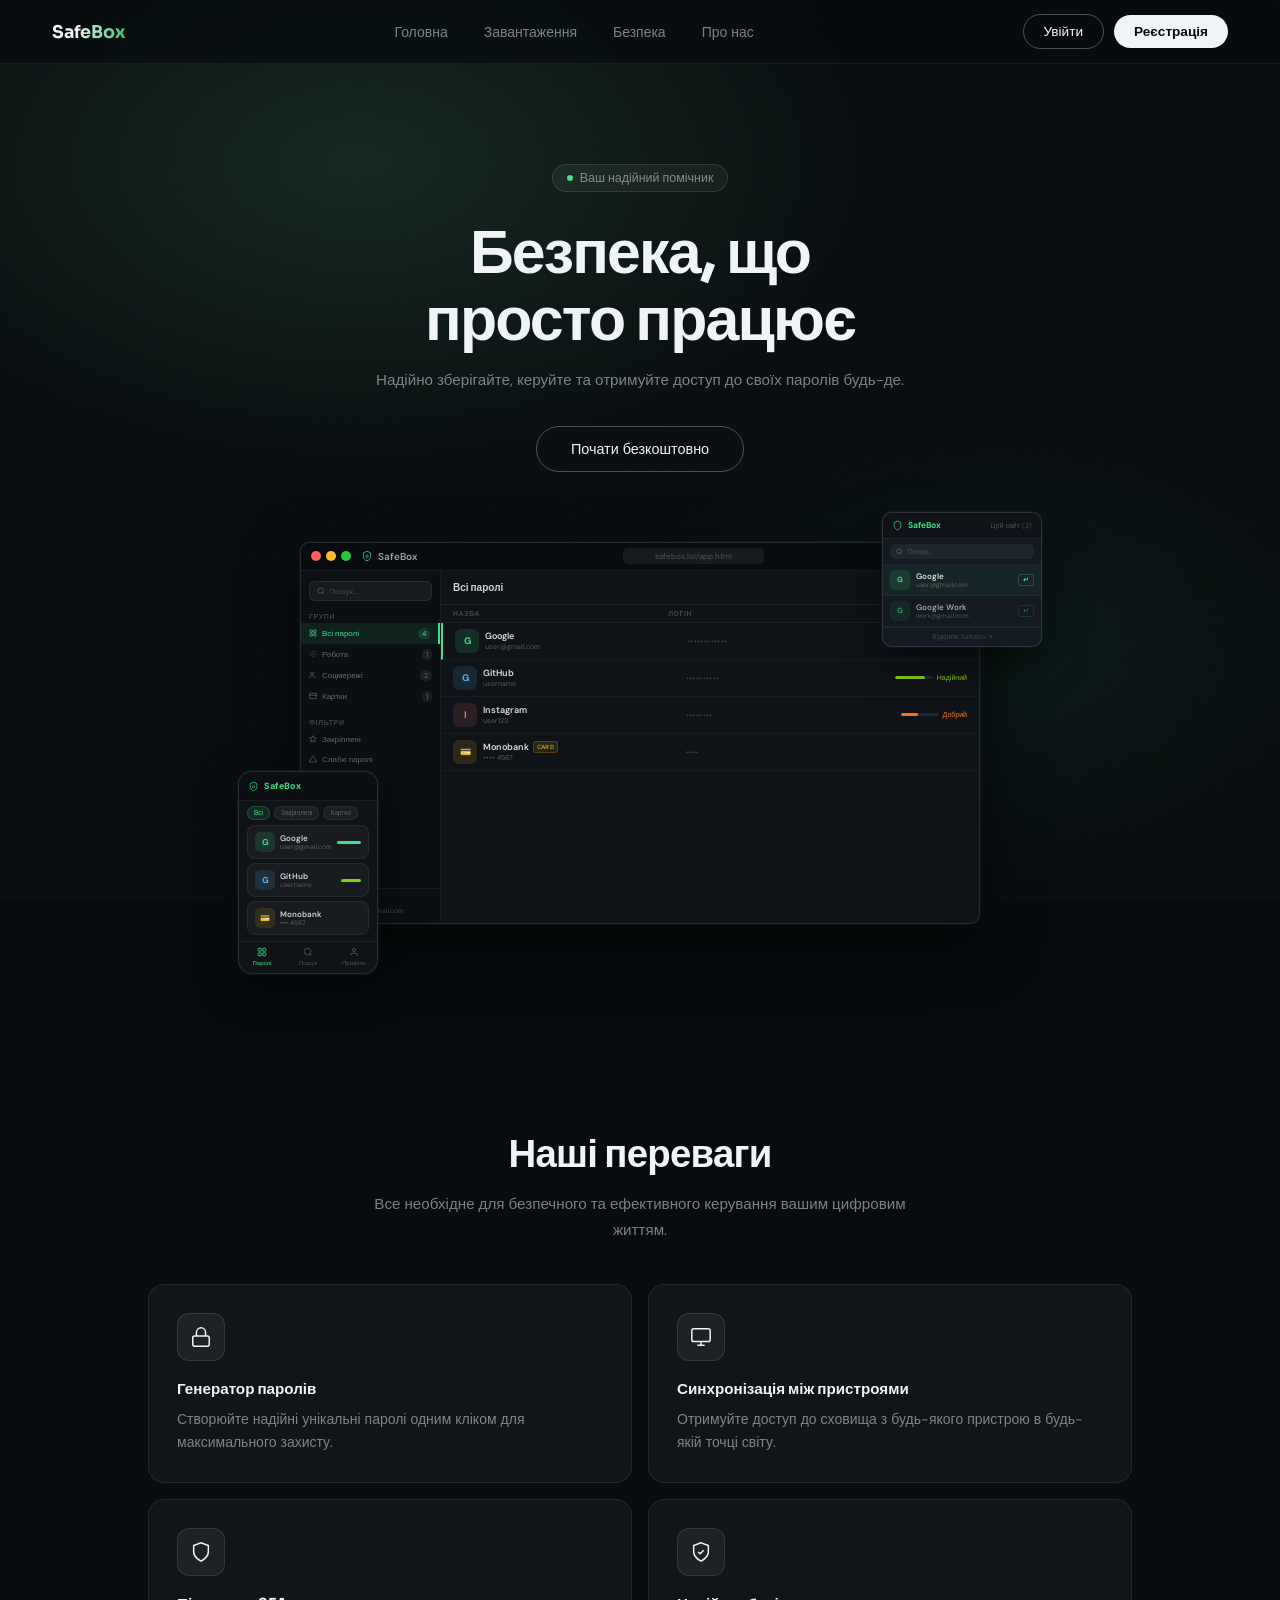
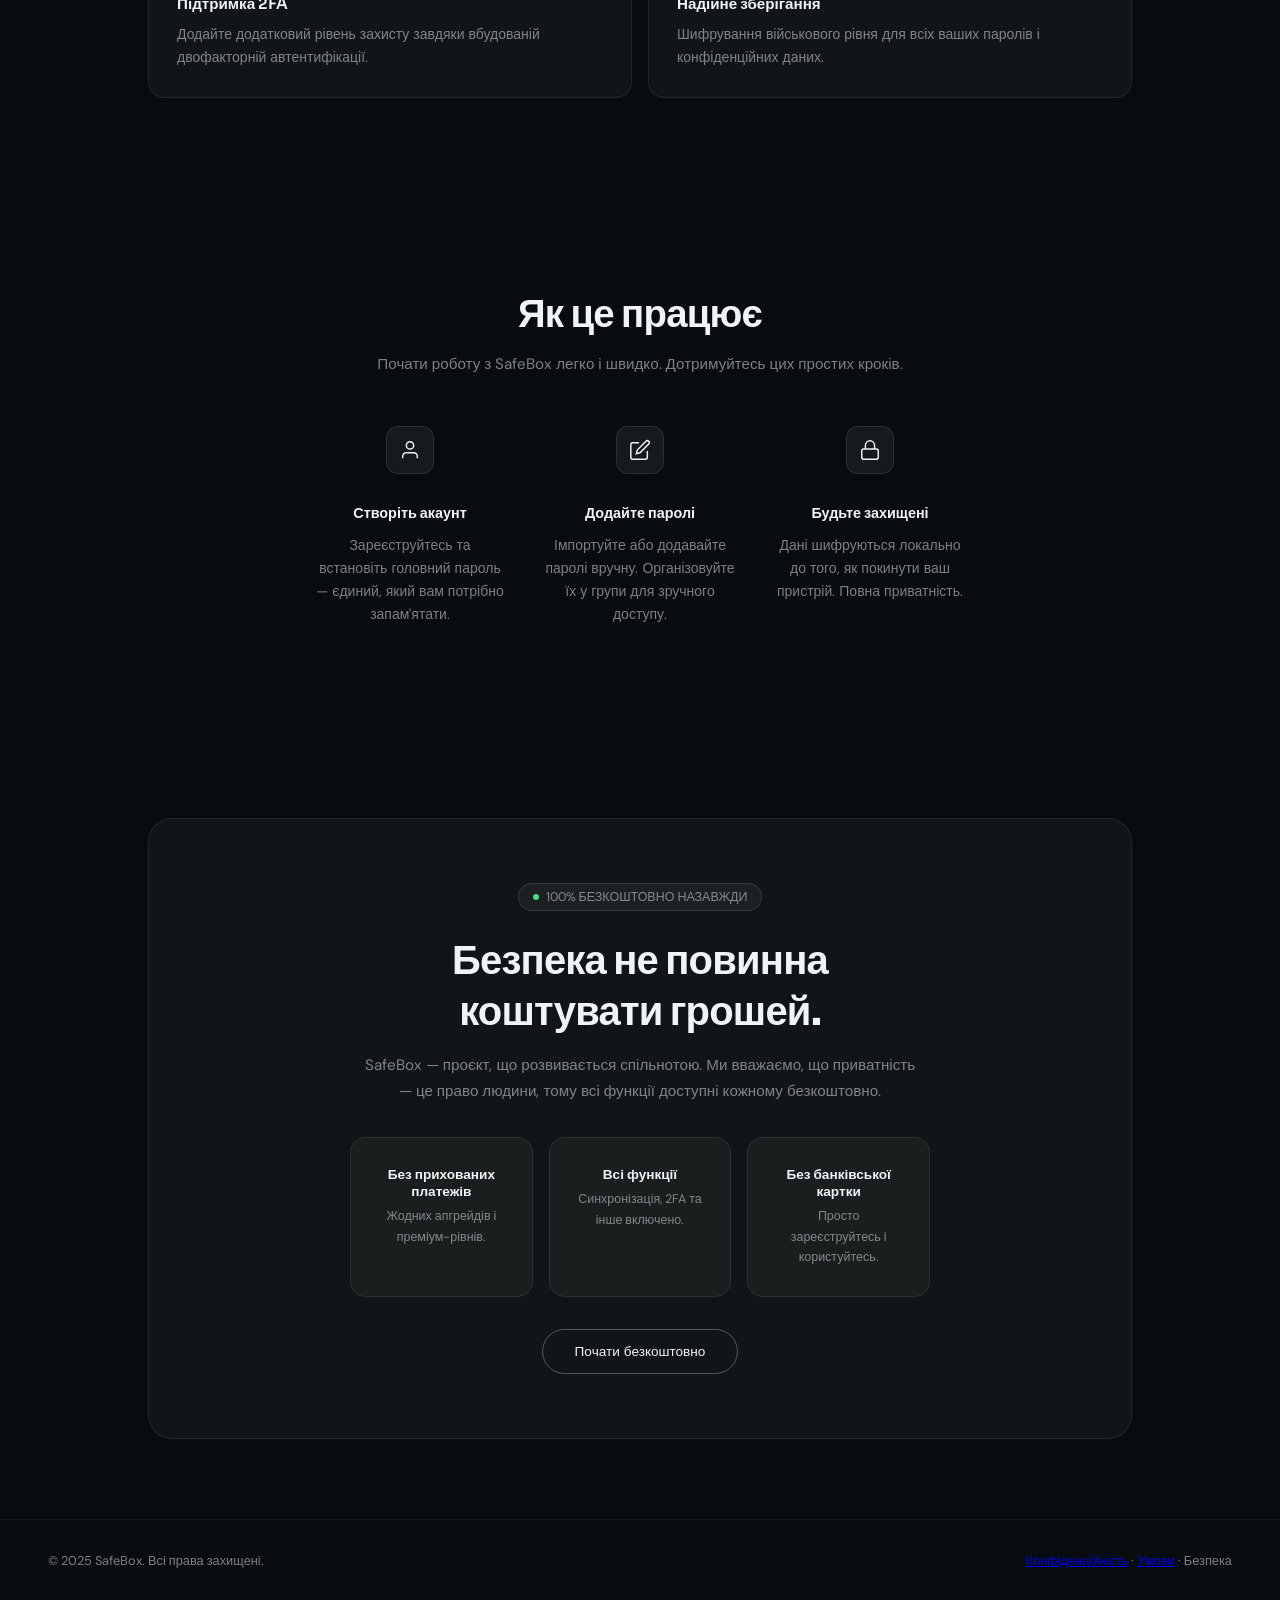
<file: index.html>
<!DOCTYPE html>
<html lang="uk">
<head>
<meta charset="UTF-8">
  <meta name="viewport" content="width=device-width, initial-scale=1.0, viewport-fit=cover">
  <meta name="mobile-web-app-capable" content="yes">
  <meta name="apple-mobile-web-app-capable" content="yes">
  <meta name="apple-mobile-web-app-status-bar-style" content="black-translucent">
  <meta name="apple-mobile-web-app-title" content="SafeBox">
  <title>SafeBox – Безпека, що просто працює</title>
  <link rel="manifest" href="/manifest.json">
  <link rel="apple-touch-icon" href="/icons/icon-180.png">
  <link rel="apple-touch-startup-image" href="/icons/icon-512.png">
  <link rel="preconnect" href="https://fonts.googleapis.com">
  <link href="https://fonts.googleapis.com/css2?family=Sora:wght@300;400;500;600;700&family=DM+Sans:ital,wght@0,300;0,400;0,500;1,400&display=swap" rel="stylesheet">
  <link rel="stylesheet" href="style.css">
  <!-- Google Identity Services -->
  <script src="https://accounts.google.com/gsi/client" async defer></script>
</head>
<body>

<div class="bg-atmo"></div>

<!-- ══════════════════════════════════════
     НАВІГАЦІЯ
══════════════════════════════════════ -->
<nav>
  <div class="nav-logo" onclick="showPage('home')">
    <span class="logo-text">SafeBox</span>
  </div>
  <ul class="nav-links">
    <li><a onclick="showPage('home')"      id="nav-home"     >Головна</a></li>
    <li><a onclick="showPage('downloads')" id="nav-downloads">Завантаження</a></li>
    <li><a onclick="showPage('security')"  id="nav-security" >Безпека</a></li>
    <li><a onclick="showPage('about')"     id="nav-about"    >Про нас</a></li>
  </ul>
  <div class="nav-right">
    <button class="btn-ghost" onclick="showPage('signin')">Увійти</button>
    <button class="btn-solid" onclick="showPage('signup')">Реєстрація</button>
  </div>
</nav>

<!-- ══════════════════════════════════════
     ГОЛОВНА
══════════════════════════════════════ -->
<div id="home" class="page active">

  <!-- Герой -->
  <div class="section" style="text-align:center; padding-top:100px; padding-bottom:40px;">
    <div class="badge fade-up" style="margin:0 auto 28px;">
      <span class="dot"></span>Ваш надійний помічник
    </div>
    <h1 class="hero-title fade-up d1">Безпека, що<br>просто працює</h1>
    <p class="sub fade-up d2">Надійно зберігайте, керуйте та отримуйте доступ до своїх паролів будь-де.</p>
    <button class="btn-ghost fade-up d3" style="margin-top:32px; padding:13px 34px; font-size:0.9rem;" onclick="showPage('signup')">
      Почати безкоштовно
    </button>
  </div>

  <!-- App Mockup -->
  <div style="max-width:900px; margin:0 auto 60px; padding:0 48px; position:relative;">
    <div class="mockup-scene">

      <!-- Головне вікно (десктоп) — пропорції 16:9 -->
      <div class="mock-window">
        <!-- Titlebar -->
        <div class="mock-tb">
          <div style="display:flex;align-items:center;gap:5px;flex-shrink:0;">
            <div style="width:10px;height:10px;border-radius:50%;background:#ff5f57;"></div>
            <div style="width:10px;height:10px;border-radius:50%;background:#febc2e;"></div>
            <div style="width:10px;height:10px;border-radius:50%;background:#28c840;"></div>
          </div>
          <div style="display:flex;align-items:center;gap:5px;margin-left:10px;">
            <svg width="12" height="12" viewBox="0 0 40 40" fill="none"><path d="M20 4L32 9.5V20C32 27.5 26.5 34 20 36C13.5 34 8 27.5 8 20V9.5L20 4Z" stroke="#3fe08a" stroke-width="2.5" stroke-linejoin="round"/><circle cx="20" cy="21" r="4" stroke="#3fe08a" stroke-width="2.2"/></svg>
            <span style="font-size:10px;font-weight:600;color:rgba(255,255,255,0.6);">SafeBox</span>
          </div>
          <div style="flex:1;display:flex;justify-content:center;">
            <div style="background:rgba(255,255,255,0.06);border-radius:5px;padding:3px 32px;font-size:8px;color:rgba(255,255,255,0.25);">safebox.lol/app.html</div>
          </div>
        </div>
        <!-- App body -->
        <div style="display:flex;flex:1;overflow:hidden;">
          <!-- Sidebar -->
          <div class="mock-sb">
            <div style="padding:10px 8px 6px;">
              <div class="mock-search-box">
                <svg width="8" height="8" viewBox="0 0 24 24" stroke="rgba(255,255,255,0.25)" fill="none" stroke-width="2.5"><circle cx="11" cy="11" r="8"/><line x1="21" y1="21" x2="16.65" y2="16.65"/></svg>
                <span style="font-size:8px;color:rgba(255,255,255,0.2);">Пошук...</span>
              </div>
            </div>
            <div class="mock-section-lbl">ГРУПИ</div>
            <div class="mock-ni mock-ni-on">
              <svg width="8" height="8" viewBox="0 0 24 24" stroke="currentColor" fill="none" stroke-width="2"><rect x="3" y="3" width="7" height="7" rx="1"/><rect x="14" y="3" width="7" height="7" rx="1"/><rect x="3" y="14" width="7" height="7" rx="1"/><rect x="14" y="14" width="7" height="7" rx="1"/></svg>
              Всі паролі <span class="mock-n">4</span>
            </div>
            <div class="mock-ni">
              <svg width="8" height="8" viewBox="0 0 24 24" stroke="currentColor" fill="none" stroke-width="2"><circle cx="12" cy="12" r="1"/><path d="M12 2v4M12 18v4M4.93 4.93l2.83 2.83M16.24 16.24l2.83 2.83M2 12h4M18 12h4M4.93 19.07l2.83-2.83M16.24 7.76l2.83-2.83"/></svg>
              Робота <span class="mock-n">1</span>
            </div>
            <div class="mock-ni">
              <svg width="8" height="8" viewBox="0 0 24 24" stroke="currentColor" fill="none" stroke-width="2"><path d="M17 21v-2a4 4 0 0 0-4-4H5a4 4 0 0 0-4 4v2"/><circle cx="9" cy="7" r="4"/></svg>
              Соцмережі <span class="mock-n">2</span>
            </div>
            <div class="mock-ni">
              <svg width="8" height="8" viewBox="0 0 24 24" stroke="currentColor" fill="none" stroke-width="2"><rect x="1" y="4" width="22" height="16" rx="2"/><line x1="1" y1="10" x2="23" y2="10"/></svg>
              Картки <span class="mock-n">1</span>
            </div>
            <div class="mock-section-lbl" style="margin-top:6px;">ФІЛЬТРИ</div>
            <div class="mock-ni">
              <svg width="8" height="8" viewBox="0 0 24 24" stroke="currentColor" fill="none" stroke-width="2"><polygon points="12 2 15.09 8.26 22 9.27 17 14.14 18.18 21.02 12 17.77 5.82 21.02 7 14.14 2 9.27 8.91 8.26 12 2"/></svg>
              Закріплені
            </div>
            <div class="mock-ni">
              <svg width="8" height="8" viewBox="0 0 24 24" stroke="currentColor" fill="none" stroke-width="2"><path d="M10.29 3.86L1.82 18a2 2 0 0 0 1.71 3h16.94a2 2 0 0 0 1.71-3L13.71 3.86a2 2 0 0 0-3.42 0z"/></svg>
              Слабкі паролі
            </div>
            <div class="mock-user-row">
              <div class="mock-av">MP</div>
              <div>
                <div style="font-size:7.5px;font-weight:600;color:rgba(255,255,255,0.75);">mplay924</div>
                <div style="font-size:6.5px;color:rgba(255,255,255,0.28);">mplay924@gmail.com</div>
              </div>
            </div>
          </div>
          <!-- Main content -->
          <div class="mock-content">
            <div class="mock-topbar">
              <span style="font-size:10px;font-weight:600;color:rgba(255,255,255,0.8);">Всі паролі</span>
              <div style="display:flex;gap:5px;margin-left:auto;">
                <div class="mock-add-btn">+ Новий</div>
              </div>
            </div>
            <!-- Column headers -->
            <div class="mock-thead">
              <span style="flex:2.5;">НАЗВА</span>
              <span style="flex:2;">ЛОГІН</span>
              <span style="flex:1.5;text-align:right;">НАДІЙНІСТЬ</span>
            </div>
            <!-- Rows -->
            <div class="mock-row mock-pinned">
              <div class="mock-ico" style="background:rgba(63,224,138,0.12);">G</div>
              <div style="flex:2.5;min-width:0;">
                <div style="font-size:9px;font-weight:600;color:rgba(255,255,255,0.85);">Google</div>
                <div style="font-size:7px;color:rgba(255,255,255,0.3);">user@gmail.com</div>
              </div>
              <div style="flex:2;font-size:8px;color:rgba(255,255,255,0.18);letter-spacing:.05em;">••••••••••••</div>
              <div style="flex:1.5;display:flex;align-items:center;justify-content:flex-end;gap:4px;">
                <div style="width:38px;height:3px;background:rgba(255,255,255,0.08);border-radius:2px;overflow:hidden;"><div style="width:100%;height:100%;background:#3fe08a;border-radius:2px;"></div></div>
                <span style="font-size:7px;color:#3fe08a;">Відмінний</span>
              </div>
            </div>
            <div class="mock-row">
              <div class="mock-ico" style="background:rgba(90,176,255,0.12);color:#5ab0ff;">G</div>
              <div style="flex:2.5;min-width:0;">
                <div style="font-size:9px;font-weight:600;color:rgba(255,255,255,0.85);">GitHub</div>
                <div style="font-size:7px;color:rgba(255,255,255,0.3);">username</div>
              </div>
              <div style="flex:2;font-size:8px;color:rgba(255,255,255,0.18);letter-spacing:.05em;">••••••••••</div>
              <div style="flex:1.5;display:flex;align-items:center;justify-content:flex-end;gap:4px;">
                <div style="width:38px;height:3px;background:rgba(255,255,255,0.08);border-radius:2px;overflow:hidden;"><div style="width:80%;height:100%;background:#84cc16;border-radius:2px;"></div></div>
                <span style="font-size:7px;color:#84cc16;">Надійний</span>
              </div>
            </div>
            <div class="mock-row">
              <div class="mock-ico" style="background:rgba(248,113,113,0.12);color:#f87171;">I</div>
              <div style="flex:2.5;min-width:0;">
                <div style="font-size:9px;font-weight:600;color:rgba(255,255,255,0.85);">Instagram</div>
                <div style="font-size:7px;color:rgba(255,255,255,0.3);">user123</div>
              </div>
              <div style="flex:2;font-size:8px;color:rgba(255,255,255,0.18);letter-spacing:.05em;">••••••••</div>
              <div style="flex:1.5;display:flex;align-items:center;justify-content:flex-end;gap:4px;">
                <div style="width:38px;height:3px;background:rgba(255,255,255,0.08);border-radius:2px;overflow:hidden;"><div style="width:45%;height:100%;background:#f97316;border-radius:2px;"></div></div>
                <span style="font-size:7px;color:#f97316;">Добрий</span>
              </div>
            </div>
            <div class="mock-row">
              <div class="mock-ico" style="background:rgba(251,191,36,0.12);color:#fbbf24;font-size:9px;">💳</div>
              <div style="flex:2.5;min-width:0;">
                <div style="font-size:9px;font-weight:600;color:rgba(255,255,255,0.85);display:flex;align-items:center;gap:4px;">
                  Monobank
                  <span style="font-size:6px;font-weight:700;color:rgba(251,191,36,0.7);background:rgba(251,191,36,0.1);border:1px solid rgba(251,191,36,0.2);border-radius:3px;padding:1px 3px;letter-spacing:.04em;">CARD</span>
                </div>
                <div style="font-size:7px;color:rgba(255,255,255,0.3);">•••• 4567</div>
              </div>
              <div style="flex:2;font-size:8px;color:rgba(255,255,255,0.18);">••••</div>
              <div style="flex:1.5;"></div>
            </div>
          </div>
        </div>
      </div>

      <!-- Mobile overlay -->
      <div class="mock-mobile">
        <div class="mock-mob-hdr">
          <svg width="11" height="11" viewBox="0 0 40 40" fill="none"><path d="M20 4L32 9.5V20C32 27.5 26.5 34 20 36C13.5 34 8 27.5 8 20V9.5L20 4Z" stroke="#3fe08a" stroke-width="2.5" stroke-linejoin="round"/><circle cx="20" cy="21" r="4" stroke="#3fe08a" stroke-width="2.2"/></svg>
          <span style="font-size:9px;font-weight:700;color:#3fe08a;">SafeBox</span>
        </div>
        <div style="display:flex;gap:4px;padding:5px 8px;">
          <div class="mock-chip mock-chip-on">Всі</div>
          <div class="mock-chip">Закріплені</div>
          <div class="mock-chip">Картки</div>
        </div>
        <div style="padding:0 8px;display:flex;flex-direction:column;gap:4px;">
          <div class="mock-mc"><div class="mock-mi" style="background:rgba(63,224,138,0.12);">G</div><div style="flex:1;"><div style="font-size:8px;font-weight:600;color:rgba(255,255,255,0.8);">Google</div><div style="font-size:6.5px;color:rgba(255,255,255,0.3);">user@gmail.com</div></div><div style="width:24px;height:3px;background:#3fe08a;border-radius:2px;"></div></div>
          <div class="mock-mc"><div class="mock-mi" style="background:rgba(90,176,255,0.12);color:#5ab0ff;">G</div><div style="flex:1;"><div style="font-size:8px;font-weight:600;color:rgba(255,255,255,0.8);">GitHub</div><div style="font-size:6.5px;color:rgba(255,255,255,0.3);">username</div></div><div style="width:20px;height:3px;background:#84cc16;border-radius:2px;"></div></div>
          <div class="mock-mc"><div class="mock-mi" style="background:rgba(251,191,36,0.12);color:#fbbf24;font-size:8px;">💳</div><div style="flex:1;"><div style="font-size:8px;font-weight:600;color:rgba(255,255,255,0.8);">Monobank</div><div style="font-size:6.5px;color:rgba(255,255,255,0.3);">•••• 4567</div></div></div>
        </div>
        <div class="mock-mob-nav">
          <div class="mock-nt mock-nt-on"><svg width="10" height="10" viewBox="0 0 24 24" stroke="currentColor" fill="none" stroke-width="2"><rect x="3" y="3" width="7" height="7" rx="1"/><rect x="14" y="3" width="7" height="7" rx="1"/><rect x="3" y="14" width="7" height="7" rx="1"/><rect x="14" y="14" width="7" height="7" rx="1"/></svg><span>Паролі</span></div>
          <div class="mock-nt"><svg width="10" height="10" viewBox="0 0 24 24" stroke="currentColor" fill="none" stroke-width="2"><circle cx="11" cy="11" r="8"/><line x1="21" y1="21" x2="16.65" y2="16.65"/></svg><span>Пошук</span></div>
          <div class="mock-nt"><svg width="10" height="10" viewBox="0 0 24 24" stroke="currentColor" fill="none" stroke-width="2"><path d="M20 21v-2a4 4 0 0 0-4-4H8a4 4 0 0 0-4 4v2"/><circle cx="12" cy="7" r="4"/></svg><span>Профіль</span></div>
        </div>
      </div>

      <!-- Extension overlay -->
      <div class="mock-ext">
        <div class="mock-ext-hdr">
          <svg width="11" height="11" viewBox="0 0 40 40" fill="none"><path d="M20 4L32 9.5V20C32 27.5 26.5 34 20 36C13.5 34 8 27.5 8 20V9.5L20 4Z" stroke="#3fe08a" stroke-width="2.5" stroke-linejoin="round"/></svg>
          <span style="font-size:8.5px;font-weight:700;color:#3fe08a;">SafeBox</span>
          <span style="font-size:7px;color:rgba(255,255,255,0.25);margin-left:auto;">Цей сайт (2)</span>
        </div>
        <div style="padding:5px 7px;border-bottom:1px solid rgba(255,255,255,0.06);">
          <div style="background:rgba(255,255,255,0.05);border-radius:5px;padding:3px 6px;display:flex;gap:4px;align-items:center;">
            <svg width="7" height="7" viewBox="0 0 24 24" stroke="rgba(255,255,255,0.3)" fill="none" stroke-width="2.5"><circle cx="11" cy="11" r="8"/><line x1="21" y1="21" x2="16.65" y2="16.65"/></svg>
            <span style="font-size:7px;color:rgba(255,255,255,0.2);">Пошук...</span>
          </div>
        </div>
        <div class="mock-ext-item mock-ext-hl">
          <div style="width:20px;height:20px;border-radius:5px;background:rgba(63,224,138,0.12);display:flex;align-items:center;justify-content:center;font-size:7.5px;font-weight:700;color:#3fe08a;flex-shrink:0;">G</div>
          <div style="flex:1;min-width:0;"><div style="font-size:8px;font-weight:600;color:rgba(255,255,255,0.85);">Google</div><div style="font-size:6.5px;color:rgba(255,255,255,0.3);">user@gmail.com</div></div>
          <div style="font-size:6.5px;color:#3fe08a;font-weight:700;padding:1px 4px;border:1px solid rgba(63,224,138,0.25);border-radius:3px;flex-shrink:0;">↵</div>
        </div>
        <div class="mock-ext-item">
          <div style="width:20px;height:20px;border-radius:5px;background:rgba(63,224,138,0.07);display:flex;align-items:center;justify-content:center;font-size:7.5px;font-weight:700;color:rgba(63,224,138,0.6);flex-shrink:0;">G</div>
          <div style="flex:1;min-width:0;"><div style="font-size:8px;font-weight:600;color:rgba(255,255,255,0.6);">Google Work</div><div style="font-size:6.5px;color:rgba(255,255,255,0.25);">work@gmail.com</div></div>
          <div style="font-size:6.5px;color:rgba(63,224,138,0.4);font-weight:700;padding:1px 4px;border:1px solid rgba(63,224,138,0.12);border-radius:3px;flex-shrink:0;">↵</div>
        </div>
        <div style="padding:5px 7px;border-top:1px solid rgba(255,255,255,0.05);">
          <div style="font-size:6.5px;color:rgba(255,255,255,0.2);text-align:center;">Відкрити SafeBox ↗</div>
        </div>
      </div>

    </div>
  </div>

  <!-- Переваги -->
  <div class="section">
    <h2 class="section-title">Наші переваги</h2>
    <p class="sub">Все необхідне для безпечного та ефективного керування вашим цифровим життям.</p>
    <div class="grid-2" style="margin-top:40px;">
      <div class="card">
        <div class="icon-box">
          <svg viewBox="0 0 24 24"><rect x="3" y="11" width="18" height="11" rx="2"/><path d="M7 11V7a5 5 0 0 1 10 0v4"/></svg>
        </div>
        <div class="card-title">Генератор паролів</div>
        <div class="card-text">Створюйте надійні унікальні паролі одним кліком для максимального захисту.</div>
      </div>
      <div class="card">
        <div class="icon-box">
          <svg viewBox="0 0 24 24"><rect x="2" y="3" width="20" height="14" rx="2"/><path d="M8 21h8M12 17v4"/></svg>
        </div>
        <div class="card-title">Синхронізація між пристроями</div>
        <div class="card-text">Отримуйте доступ до сховища з будь-якого пристрою в будь-якій точці світу.</div>
      </div>
      <div class="card">
        <div class="icon-box">
          <svg viewBox="0 0 24 24"><path d="M12 22s8-4 8-10V5l-8-3-8 3v7c0 6 8 10 8 10z"/></svg>
        </div>
        <div class="card-title">Підтримка 2FA</div>
        <div class="card-text">Додайте додатковий рівень захисту завдяки вбудованій двофакторній автентифікації.</div>
      </div>
      <div class="card">
        <div class="icon-box">
          <svg viewBox="0 0 24 24"><path d="M12 22s8-4 8-10V5l-8-3-8 3v7c0 6 8 10 8 10z"/><path d="m9 12 2 2 4-4"/></svg>
        </div>
        <div class="card-title">Надійне зберігання</div>
        <div class="card-text">Шифрування військового рівня для всіх ваших паролів і конфіденційних даних.</div>
      </div>
    </div>
  </div>

  <!-- Як це працює -->
  <div class="section" style="text-align:center;">
    <h2 class="section-title">Як це працює</h2>
    <p class="sub">Почати роботу з SafeBox легко і швидко. Дотримуйтесь цих простих кроків.</p>
    <div style="display:flex; gap:40px; justify-content:center; margin-top:48px; flex-wrap:wrap;">
      <div style="max-width:190px; display:flex; flex-direction:column; align-items:center; gap:12px;">
        <div class="icon-box">
          <svg viewBox="0 0 24 24"><path d="M20 21v-2a4 4 0 0 0-4-4H8a4 4 0 0 0-4 4v2"/><circle cx="12" cy="7" r="4"/></svg>
        </div>
        <strong style="font-family:'Sora',sans-serif; font-size:0.9rem;">Створіть акаунт</strong>
        <p class="card-text" style="text-align:center;">Зареєструйтесь та встановіть головний пароль — єдиний, який вам потрібно запам'ятати.</p>
      </div>
      <div style="max-width:190px; display:flex; flex-direction:column; align-items:center; gap:12px;">
        <div class="icon-box">
          <svg viewBox="0 0 24 24"><path d="M11 4H4a2 2 0 0 0-2 2v14a2 2 0 0 0 2 2h14a2 2 0 0 0 2-2v-7"/><path d="M18.5 2.5a2.121 2.121 0 0 1 3 3L12 15l-4 1 1-4 9.5-9.5z"/></svg>
        </div>
        <strong style="font-family:'Sora',sans-serif; font-size:0.9rem;">Додайте паролі</strong>
        <p class="card-text" style="text-align:center;">Імпортуйте або додавайте паролі вручну. Організовуйте їх у групи для зручного доступу.</p>
      </div>
      <div style="max-width:190px; display:flex; flex-direction:column; align-items:center; gap:12px;">
        <div class="icon-box">
          <svg viewBox="0 0 24 24"><rect x="3" y="11" width="18" height="11" rx="2"/><path d="M7 11V7a5 5 0 0 1 10 0v4"/></svg>
        </div>
        <strong style="font-family:'Sora',sans-serif; font-size:0.9rem;">Будьте захищені</strong>
        <p class="card-text" style="text-align:center;">Дані шифруються локально до того, як покинути ваш пристрій. Повна приватність.</p>
      </div>
    </div>
  </div>

  <!-- CTA — останній блок -->
  <div class="section" style="padding-bottom:80px;">
    <div class="card" style="border-radius:24px; text-align:center; padding:64px 40px;">
      <div class="badge" style="margin:0 auto 24px;"><span class="dot"></span>100% БЕЗКОШТОВНО НАЗАВЖДИ</div>
      <h2 class="section-title" style="font-size:clamp(1.8rem,3.5vw,2.5rem);">Безпека не повинна<br>коштувати грошей.</h2>
      <p class="sub" style="margin-top:16px;">SafeBox — проєкт, що розвивається спільнотою. Ми вважаємо, що приватність — це право людини, тому всі функції доступні кожному безкоштовно.</p>
      <div class="grid-3" style="max-width:580px; margin:32px auto;">
        <div class="card">
          <div style="font-size:0.85rem; font-weight:600; margin-bottom:6px;">Без прихованих платежів</div>
          <div class="card-text" style="font-size:0.78rem;">Жодних апгрейдів і преміум-рівнів.</div>
        </div>
        <div class="card">
          <div style="font-size:0.85rem; font-weight:600; margin-bottom:6px;">Всі функції</div>
          <div class="card-text" style="font-size:0.78rem;">Синхронізація, 2FA та інше включено.</div>
        </div>
        <div class="card">
          <div style="font-size:0.85rem; font-weight:600; margin-bottom:6px;">Без банківської картки</div>
          <div class="card-text" style="font-size:0.78rem;">Просто зареєструйтесь і користуйтесь.</div>
        </div>
      </div>
      <button class="btn-ghost" style="padding:13px 32px;" onclick="showPage('signup')">Почати безкоштовно</button>
    </div>
  </div>

  <footer>
    <span>© 2025 SafeBox. Всі права захищені.</span>
    <span><a href="#" onclick="alert('Сторінка в розробці')">Конфіденційність</a> · <a href="#" onclick="alert('Сторінка в розробці')">Умови</a> · <a onclick="showPage('security')">Безпека</a></span>
  </footer>
</div>

<!-- ══════════════════════════════════════
     ЗАВАНТАЖЕННЯ
══════════════════════════════════════ -->
<div id="downloads" class="page">

  <div class="section" style="text-align:center; padding-top:80px; padding-bottom:48px;">
    <div class="badge fade-up" style="margin:0 auto 24px;"><span class="dot"></span>Всі платформи</div>
    <h1 class="hero-title fade-up d1">SafeBox скрізь,<br>де ви є</h1>
    <p class="sub fade-up d2">Встановіть SafeBox на будь-який пристрій. Всі платформи синхронізовані в одному сховищі.</p>
  </div>

  <!-- ── Великі картки платформ ── -->
  <div class="section-sm" style="padding-top:0;">
    <div style="display:grid; grid-template-columns:repeat(2,1fr); gap:20px; max-width:860px; margin:0 auto;">

      <!-- Windows -->
      <div class="card dl-card" style="padding:36px; position:relative; overflow:hidden;">
        <div class="dl-platform-glow" style="background:radial-gradient(circle at 10% 10%, rgba(0,120,212,0.12) 0%, transparent 60%);"></div>
        <div style="display:flex; justify-content:space-between; align-items:flex-start; margin-bottom:24px;">
          <div class="icon-box" style="margin-bottom:0; background:rgba(0,120,212,0.1); border-color:rgba(0,120,212,0.2);">
            <svg viewBox="0 0 24 24" style="width:20px; height:20px; fill:var(--text); stroke:none;">
              <path d="M0 3.449L9.75 2.1v9.451H0m10.949-9.602L24 0v11.4H10.949M0 12.6h9.75v9.451L0 20.699M10.949 12.6H24V24l-12.9-1.801"/>
            </svg>
          </div>
          <span class="badge" style="font-size:0.7rem; background:rgba(0,120,212,0.1); border-color:rgba(0,120,212,0.2); color:rgba(240,244,248,0.7);">Windows</span>
        </div>
        <div class="card-title" style="font-size:1.1rem; margin-bottom:8px;">ПК Застосунок</div>
        <div class="card-text" style="margin-bottom:8px;">Повноцінний десктопний досвід для Windows 10 і 11. Підтримка системного трею, автозаповнення та швидкий доступ з клавіатури.</div>
        <div style="display:flex; gap:6px; flex-wrap:wrap; margin-bottom:24px;">
          <span style="font-size:0.7rem; padding:3px 9px; border-radius:20px; background:rgba(255,255,255,0.05); color:rgba(240,244,248,0.45); border:1px solid rgba(255,255,255,0.08);">Windows 10/11</span>
          <span style="font-size:0.7rem; padding:3px 9px; border-radius:20px; background:rgba(255,255,255,0.05); color:rgba(240,244,248,0.45); border:1px solid rgba(255,255,255,0.08);">64-bit</span>
          <span style="font-size:0.7rem; padding:3px 9px; border-radius:20px; background:rgba(255,255,255,0.05); color:rgba(240,244,248,0.45); border:1px solid rgba(255,255,255,0.08);">~45 MB</span>
        </div>
        <button class="btn-ghost dl-btn" style="width:100%; display:flex; align-items:center; justify-content:center; gap:8px; padding:12px;" onclick="dlClick('windows')">
          <svg viewBox="0 0 24 24" style="width:15px; height:15px; stroke:currentColor; fill:none; stroke-width:2; flex-shrink:0;">
            <path d="M21 15v4a2 2 0 0 1-2 2H5a2 2 0 0 1-2-2v-4"/><polyline points="7 10 12 15 17 10"/><line x1="12" y1="15" x2="12" y2="3"/>
          </svg>
          Завантажити .exe
        </button>
      </div>

      <!-- Android -->
      <div class="card dl-card" style="padding:36px; position:relative; overflow:hidden;">
        <div class="dl-platform-glow" style="background:radial-gradient(circle at 10% 10%, rgba(61,220,132,0.1) 0%, transparent 60%);"></div>
        <div style="display:flex; justify-content:space-between; align-items:flex-start; margin-bottom:24px;">
          <div class="icon-box" style="margin-bottom:0; background:rgba(61,220,132,0.08); border-color:rgba(61,220,132,0.18);">
            <svg viewBox="0 0 24 24" style="width:20px; height:20px; stroke:var(--text); fill:none; stroke-width:1.6;">
              <path d="M5 16H4a2 2 0 0 1-2-2V10a2 2 0 0 1 2-2h1m14 8h1a2 2 0 0 0 2-2v-4a2 2 0 0 0-2-2h-1"/>
              <rect x="5" y="3" width="14" height="18" rx="2"/>
              <line x1="9" y1="3" x2="7" y2="1"/><line x1="15" y1="3" x2="17" y2="1"/>
              <line x1="12" y1="19" x2="12.01" y2="19"/>
            </svg>
          </div>
          <span class="badge" style="font-size:0.7rem; background:rgba(61,220,132,0.08); border-color:rgba(61,220,132,0.18); color:rgba(240,244,248,0.7);">Android</span>
        </div>
        <div class="card-title" style="font-size:1.1rem; margin-bottom:8px;">Android Застосунок</div>
        <div class="card-text" style="margin-bottom:8px;">Нативний застосунок із розблокуванням відбитком пальця, автозаповненням та офлайн-доступом до сховища.</div>
        <div style="display:flex; gap:6px; flex-wrap:wrap; margin-bottom:24px;">
          <span style="font-size:0.7rem; padding:3px 9px; border-radius:20px; background:rgba(255,255,255,0.05); color:rgba(240,244,248,0.45); border:1px solid rgba(255,255,255,0.08);">Android 8+</span>
          <span style="font-size:0.7rem; padding:3px 9px; border-radius:20px; background:rgba(255,255,255,0.05); color:rgba(240,244,248,0.45); border:1px solid rgba(255,255,255,0.08);">ARM / x86</span>
          <span style="font-size:0.7rem; padding:3px 9px; border-radius:20px; background:rgba(255,255,255,0.05); color:rgba(240,244,248,0.45); border:1px solid rgba(255,255,255,0.08);">~18 MB</span>
        </div>
        <div style="display:flex; gap:8px; flex-direction:column;">
          <button class="btn-ghost dl-btn" style="width:100%; display:flex; align-items:center; justify-content:center; gap:8px; padding:12px;" onclick="dlClick('android-apk')">
            <svg viewBox="0 0 24 24" style="width:15px; height:15px; stroke:currentColor; fill:none; stroke-width:2; flex-shrink:0;">
              <path d="M21 15v4a2 2 0 0 1-2 2H5a2 2 0 0 1-2-2v-4"/><polyline points="7 10 12 15 17 10"/><line x1="12" y1="15" x2="12" y2="3"/>
            </svg>
            Завантажити APK
          </button>
        </div>
      </div>

      <!-- iOS PWA -->
      <div class="card dl-card" style="padding:36px; position:relative; overflow:hidden;">
        <div class="dl-platform-glow" style="background:radial-gradient(circle at 10% 10%, rgba(100,180,255,0.07) 0%, transparent 60%);"></div>
        <div style="display:flex; justify-content:space-between; align-items:flex-start; margin-bottom:24px;">
          <div class="icon-box" style="margin-bottom:0; background:rgba(100,180,255,0.08); border-color:rgba(100,180,255,0.18);">
            <!-- Apple icon -->
            <svg viewBox="0 0 24 24" style="width:20px; height:20px; fill:var(--text); stroke:none;">
              <path d="M18.71 19.5c-.83 1.24-1.71 2.45-3.05 2.47-1.34.03-1.77-.79-3.29-.79-1.53 0-2 .77-3.27.82-1.31.05-2.3-1.32-3.14-2.53C4.25 17 2.94 12.45 4.7 9.39c.87-1.52 2.43-2.48 4.12-2.51 1.28-.02 2.5.87 3.29.87.78 0 2.26-1.07 3.8-.91.65.03 2.47.26 3.64 1.98-.09.06-2.17 1.28-2.15 3.81.03 3.02 2.65 4.03 2.68 4.04-.03.07-.42 1.44-1.38 2.83M13 3.5c.73-.83 1.94-1.46 2.94-1.5.13 1.17-.34 2.35-1.04 3.19-.69.85-1.83 1.51-2.95 1.42-.15-1.15.41-2.35 1.05-3.11z"/>
            </svg>
          </div>
          <div style="display:flex; gap:6px; align-items:center;">
            <span style="font-size:0.66rem; padding:3px 8px; border-radius:20px; background:rgba(100,180,255,0.1); color:rgba(100,180,255,0.9); border:1px solid rgba(100,180,255,0.2);">PWA</span>
            <span class="badge" style="font-size:0.7rem;">iOS</span>
          </div>
        </div>
        <div class="card-title" style="font-size:1.1rem; margin-bottom:8px;">iOS — Додати на екран</div>
        <div class="card-text" style="margin-bottom:16px;">SafeBox працює як повноцінний застосунок на iPhone та iPad через Safari. Не потребує App Store — просто додайте ярлик на робочий стіл за 3 кроки.</div>
        <div style="display:flex; gap:6px; flex-wrap:wrap; margin-bottom:20px;">
          <span style="font-size:0.7rem; padding:3px 9px; border-radius:20px; background:rgba(255,255,255,0.05); color:rgba(240,244,248,0.45); border:1px solid rgba(255,255,255,0.08);">iOS 14+</span>
          <span style="font-size:0.7rem; padding:3px 9px; border-radius:20px; background:rgba(255,255,255,0.05); color:rgba(240,244,248,0.45); border:1px solid rgba(255,255,255,0.08);">iPhone / iPad</span>
          <span style="font-size:0.7rem; padding:3px 9px; border-radius:20px; background:rgba(255,255,255,0.05); color:rgba(240,244,248,0.45); border:1px solid rgba(255,255,255,0.08);">Safari</span>
          <span style="font-size:0.7rem; padding:3px 9px; border-radius:20px; background:rgba(255,255,255,0.05); color:rgba(240,244,248,0.45); border:1px solid rgba(255,255,255,0.08);">Без App Store</span>
        </div>

        <!-- Покрокова інструкція -->
        <div style="display:flex; flex-direction:column; gap:10px; margin-bottom:20px;">
          <div style="display:flex; align-items:flex-start; gap:12px; padding:10px 12px; background:rgba(255,255,255,0.03); border:1px solid rgba(255,255,255,0.07); border-radius:10px;">
            <div style="width:22px; height:22px; border-radius:50%; background:rgba(100,180,255,0.15); border:1px solid rgba(100,180,255,0.25); display:flex; align-items:center; justify-content:center; flex-shrink:0; font-size:0.7rem; font-weight:700; color:rgba(100,180,255,0.9);">1</div>
            <div>
              <div style="font-size:0.82rem; font-weight:600; color:rgba(240,244,248,0.9); margin-bottom:2px;">Відкрийте Safari</div>
              <div style="font-size:0.76rem; color:rgba(240,244,248,0.45); line-height:1.4;">Перейдіть на <span style="color:rgba(100,180,255,0.8); font-family:monospace;">safebox.lol</span> саме у Safari — лише він підтримує додавання на екран.</div>
            </div>
          </div>
          <div style="display:flex; align-items:flex-start; gap:12px; padding:10px 12px; background:rgba(255,255,255,0.03); border:1px solid rgba(255,255,255,0.07); border-radius:10px;">
            <div style="width:22px; height:22px; border-radius:50%; background:rgba(100,180,255,0.15); border:1px solid rgba(100,180,255,0.25); display:flex; align-items:center; justify-content:center; flex-shrink:0; font-size:0.7rem; font-weight:700; color:rgba(100,180,255,0.9);">2</div>
            <div>
              <div style="font-size:0.82rem; font-weight:600; color:rgba(240,244,248,0.9); margin-bottom:2px;">Натисніть кнопку «Поділитися»</div>
              <div style="font-size:0.76rem; color:rgba(240,244,248,0.45); line-height:1.4;">Іконка
                <svg viewBox="0 0 24 24" style="width:11px; height:11px; stroke:rgba(100,180,255,0.8); fill:none; stroke-width:2; vertical-align:middle; display:inline;"><path d="M4 12v8a2 2 0 0 0 2 2h12a2 2 0 0 0 2-2v-8"/><polyline points="16 6 12 2 8 6"/><line x1="12" y1="2" x2="12" y2="15"/></svg>
              внизу екрана (або вгорі на iPad).</div>
            </div>
          </div>
          <div style="display:flex; align-items:flex-start; gap:12px; padding:10px 12px; background:rgba(255,255,255,0.03); border:1px solid rgba(255,255,255,0.07); border-radius:10px;">
            <div style="width:22px; height:22px; border-radius:50%; background:rgba(100,180,255,0.15); border:1px solid rgba(100,180,255,0.25); display:flex; align-items:center; justify-content:center; flex-shrink:0; font-size:0.7rem; font-weight:700; color:rgba(100,180,255,0.9);">3</div>
            <div>
              <div style="font-size:0.82rem; font-weight:600; color:rgba(240,244,248,0.9); margin-bottom:2px;">Оберіть «На екран "Додому"»</div>
              <div style="font-size:0.76rem; color:rgba(240,244,248,0.45); line-height:1.4;">Прокрутіть меню вниз, натисніть цей пункт — і SafeBox з'явиться як іконка на робочому столі.</div>
            </div>
          </div>
        </div>

        <button class="btn-ghost dl-btn" style="width:100%; display:flex; align-items:center; justify-content:center; gap:8px; padding:12px;" onclick="window.open('https://safebox.lol/app.html', '_blank')">
          <svg viewBox="0 0 24 24" style="width:15px; height:15px; stroke:currentColor; fill:none; stroke-width:2; flex-shrink:0;">
            <circle cx="12" cy="12" r="10"/><path d="M2 12h20M12 2a15.3 15.3 0 0 1 4 10 15.3 15.3 0 0 1-4 10 15.3 15.3 0 0 1-4-10 15.3 15.3 0 0 1 4-10z"/>
          </svg>
          Відкрити SafeBox у Safari
        </button>
      </div>

      <!-- Розширення браузера -->
      <div class="card dl-card" style="padding:36px; position:relative; overflow:hidden; display:flex; flex-direction:column;">
        <div class="dl-platform-glow" style="background:radial-gradient(circle at 10% 10%, rgba(250,130,50,0.1) 0%, transparent 60%);"></div>
        <div style="display:flex; justify-content:space-between; align-items:flex-start; margin-bottom:24px;">
          <div class="icon-box" style="margin-bottom:0; background:rgba(250,130,50,0.08); border-color:rgba(250,130,50,0.18);">
            <svg viewBox="0 0 24 24" style="width:20px; height:20px; stroke:var(--text); fill:none; stroke-width:1.6;">
              <circle cx="12" cy="12" r="10"/>
              <path d="M2 12h20M12 2a15.3 15.3 0 0 1 4 10 15.3 15.3 0 0 1-4 10 15.3 15.3 0 0 1-4-10 15.3 15.3 0 0 1 4-10z"/>
              <path d="M12 7v5l3 3" stroke-width="1.8"/>
            </svg>
          </div>
          <span class="badge" style="font-size:0.7rem; background:rgba(250,130,50,0.08); border-color:rgba(250,130,50,0.18); color:rgba(240,244,248,0.7);">Розширення</span>
        </div>
        <div class="card-title" style="font-size:1.1rem; margin-bottom:8px;">Розширення браузера</div>
        <div class="card-text" style="margin-bottom:16px;">Автозаповнення паролів прямо у браузері. Один клік — і дані вставлені. Підтримує Chrome та Firefox.</div>
        <div style="display:flex; gap:6px; flex-wrap:wrap; margin-bottom:20px;">
          <span style="font-size:0.7rem; padding:3px 9px; border-radius:20px; background:rgba(255,255,255,0.05); color:rgba(240,244,248,0.45); border:1px solid rgba(255,255,255,0.08);">Chrome</span>
          <span style="font-size:0.7rem; padding:3px 9px; border-radius:20px; background:rgba(255,255,255,0.05); color:rgba(240,244,248,0.45); border:1px solid rgba(255,255,255,0.08);">Firefox</span>
        </div>
        <!-- Можливості розширення -->
        <div style="display:flex; flex-direction:column; gap:10px; margin-bottom:20px; flex:1;">
          <div style="display:flex; align-items:center; gap:12px; padding:10px 12px; background:rgba(255,255,255,0.03); border:1px solid rgba(255,255,255,0.07); border-radius:10px;">
            <div style="width:28px; height:28px; border-radius:8px; background:rgba(250,130,50,0.1); border:1px solid rgba(250,130,50,0.2); display:flex; align-items:center; justify-content:center; flex-shrink:0;">
              <svg viewBox="0 0 24 24" style="width:13px; height:13px; stroke:rgba(250,130,50,0.9); fill:none; stroke-width:2;"><path d="M12 20h9"/><path d="M16.5 3.5a2.121 2.121 0 0 1 3 3L7 19l-4 1 1-4L16.5 3.5z"/></svg>
            </div>
            <div>
              <div style="font-size:0.82rem; font-weight:600; color:rgba(240,244,248,0.9);">Автозаповнення</div>
              <div style="font-size:0.75rem; color:rgba(240,244,248,0.45); line-height:1.4;">Вставляє логін і пароль одним кліком на будь-якому сайті.</div>
            </div>
          </div>
          <div style="display:flex; align-items:center; gap:12px; padding:10px 12px; background:rgba(255,255,255,0.03); border:1px solid rgba(255,255,255,0.07); border-radius:10px;">
            <div style="width:28px; height:28px; border-radius:8px; background:rgba(250,130,50,0.1); border:1px solid rgba(250,130,50,0.2); display:flex; align-items:center; justify-content:center; flex-shrink:0;">
              <svg viewBox="0 0 24 24" style="width:13px; height:13px; stroke:rgba(250,130,50,0.9); fill:none; stroke-width:2;"><rect x="3" y="11" width="18" height="11" rx="2"/><path d="M7 11V7a5 5 0 0 1 10 0v4"/></svg>
            </div>
            <div>
              <div style="font-size:0.82rem; font-weight:600; color:rgba(240,244,248,0.9);">Шифрування E2E</div>
              <div style="font-size:0.75rem; color:rgba(240,244,248,0.45); line-height:1.4;">Дані розшифровуються лише на вашому пристрої — розширення не бачить паролів.</div>
            </div>
          </div>
          <div style="display:flex; align-items:center; gap:12px; padding:10px 12px; background:rgba(255,255,255,0.03); border:1px solid rgba(255,255,255,0.07); border-radius:10px;">
            <div style="width:28px; height:28px; border-radius:8px; background:rgba(250,130,50,0.1); border:1px solid rgba(250,130,50,0.2); display:flex; align-items:center; justify-content:center; flex-shrink:0;">
              <svg viewBox="0 0 24 24" style="width:13px; height:13px; stroke:rgba(250,130,50,0.9); fill:none; stroke-width:2;"><polyline points="23 6 13.5 15.5 8.5 10.5 1 18"/><polyline points="17 6 23 6 23 12"/></svg>
            </div>
            <div>
              <div style="font-size:0.82rem; font-weight:600; color:rgba(240,244,248,0.9);">Синхронізація</div>
              <div style="font-size:0.75rem; color:rgba(240,244,248,0.45); line-height:1.4;">Паролі синхронізуються з усіма вашими пристроями в реальному часі.</div>
            </div>
          </div>
        </div>
        <div style="display:flex; gap:8px;">
          <button class="btn-ghost dl-btn" style="flex:1; display:flex; align-items:center; justify-content:center; gap:7px; padding:12px; font-size:0.82rem;" onclick="dlClick('ext-chrome')">
            <!-- Chrome icon -->
            <svg viewBox="0 0 24 24" style="width:15px; height:15px; fill:none; flex-shrink:0;">
              <circle cx="12" cy="12" r="10" stroke="currentColor" stroke-width="1.8"/>
              <circle cx="12" cy="12" r="4" fill="currentColor"/>
            </svg>
            Chrome
          </button>
          <button class="btn-ghost dl-btn" style="flex:1; display:flex; align-items:center; justify-content:center; gap:7px; padding:12px; font-size:0.82rem;" onclick="dlClick('ext-firefox')">
            <!-- Firefox icon -->
            <svg viewBox="0 0 24 24" style="width:15px; height:15px; stroke:currentColor; fill:none; stroke-width:1.8; flex-shrink:0;">
              <circle cx="12" cy="12" r="10"/>
              <path d="M12 2c3 3 5 6 5 10s-2 7-5 10"/>
            </svg>
            Firefox
          </button>
        </div>
      </div>

    </div>
  </div>

  <!-- ── Веб-версія / CTA ── -->
  <div class="section" style="padding-bottom:80px;">
    <div class="card" style="max-width:860px; margin:0 auto; border-radius:24px; padding:52px 48px; text-align:center; position:relative; overflow:hidden;">
      <div style="position:absolute; inset:0; background:radial-gradient(circle at 50% 0%, rgba(100,200,140,0.06) 0%, transparent 60%); pointer-events:none;"></div>
      <div class="badge" style="margin:0 auto 20px;"><span class="dot"></span>Без встановлення</div>
      <h2 class="section-title" style="font-size:clamp(1.5rem,3vw,2rem); margin-bottom:12px;">Спробуйте прямо зараз</h2>
      <p class="sub" style="margin-top:0; margin-bottom:32px; max-width:480px; margin-left:auto; margin-right:auto;">Веб-версія SafeBox доступна у будь-якому браузері без встановлення. Увійдіть і керуйте сховищем з будь-якого пристрою.</p>
      <div style="display:flex; gap:12px; justify-content:center; flex-wrap:wrap;">
        <button class="btn-solid" style="padding:13px 32px;" onclick="showPage('signup')">Створити акаунт</button>
        <button class="btn-ghost" style="padding:13px 32px;" onclick="showPage('signin')">Увійти</button>
      </div>
    </div>
  </div>

  <footer>
    <span>© 2025 SafeBox. Всі права захищені.</span>
    <span><a href="#" onclick="alert('Сторінка в розробці')">Конфіденційність</a> · <a href="#" onclick="alert('Сторінка в розробці')">Умови</a> · <a onclick="showPage('security')">Безпека</a></span>
  </footer>
</div>

<style>
/* ── Картки завантажень ── */
.dl-card { transition: transform .18s, box-shadow .18s; }
.dl-card:hover { transform: translateY(-3px); box-shadow: 0 16px 48px rgba(0,0,0,0.35); }
.dl-platform-glow { position:absolute; inset:0; pointer-events:none; }
.dl-btn { transition: all .15s; font-family: inherit; cursor: pointer; border-radius: 10px; font-size: 0.84rem; }
.dl-btn:disabled { cursor: default; }
.dl-btn-secondary:hover { background: rgba(255,255,255,0.04) !important; color: rgba(240,244,248,0.65) !important; }

@media (max-width: 640px) {
  #downloads .grid-2,
  #downloads [style*="grid-template-columns:repeat(2"] {
    grid-template-columns: 1fr !important;
  }
}

/* ══ APP MOCKUP ══════════════════════════ */
.mockup-scene {
  position: relative;
  /* Залишаємо місце для overlays */
  padding: 30px 30px 50px 30px;
}

/* Головне вікно — пропорції 16:9, не на весь екран */
.mock-window {
  width: 100%;
  max-width: 680px;
  margin: 0 auto;
  aspect-ratio: 16 / 9;
  background: #0f1318;
  border: 1px solid rgba(255,255,255,0.1);
  border-radius: 10px;
  overflow: hidden;
  box-shadow: 0 20px 60px rgba(0,0,0,0.6), 0 0 0 1px rgba(255,255,255,0.05);
  display: flex;
  flex-direction: column;
}

.mock-tb {
  height: 28px; min-height: 28px; flex-shrink: 0;
  background: #080c10;
  border-bottom: 1px solid rgba(255,255,255,0.07);
  display: flex; align-items: center; padding: 0 10px; gap: 0;
}

.mock-sb {
  width: 140px; min-width: 140px; flex-shrink: 0;
  background: #0b0e13;
  border-right: 1px solid rgba(255,255,255,0.06);
  display: flex; flex-direction: column; overflow: hidden;
}

.mock-search-box {
  background: rgba(255,255,255,0.05);
  border: 1px solid rgba(255,255,255,0.08);
  border-radius: 6px; padding: 4px 7px;
  display: flex; align-items: center; gap: 4px;
}

.mock-section-lbl {
  font-size: 7px; font-weight: 700; letter-spacing: 0.09em;
  color: rgba(255,255,255,0.22); padding: 5px 8px 2px;
  text-transform: uppercase;
}

.mock-ni {
  display: flex; align-items: center; gap: 5px;
  padding: 5px 8px; font-size: 8px;
  color: rgba(255,255,255,0.38); cursor: default;
}
.mock-ni-on {
  background: rgba(63,224,138,0.09);
  color: #3fe08a !important;
  border-right: 2px solid #3fe08a;
}
.mock-n {
  margin-left: auto; font-size: 7px;
  background: rgba(255,255,255,0.07);
  border-radius: 8px; padding: 1px 4px;
  color: rgba(255,255,255,0.35);
}
.mock-ni-on .mock-n {
  background: rgba(63,224,138,0.14); color: #3fe08a;
}

.mock-user-row {
  margin-top: auto;
  border-top: 1px solid rgba(255,255,255,0.06);
  padding: 7px 8px;
  display: flex; align-items: center; gap: 6px;
}
.mock-av {
  width: 20px; height: 20px; border-radius: 5px; flex-shrink: 0;
  background: rgba(63,224,138,0.13);
  display: flex; align-items: center; justify-content: center;
  font-size: 7px; font-weight: 700; color: #3fe08a;
}

.mock-content {
  flex: 1; display: flex; flex-direction: column; overflow: hidden;
  background: #0f1318;
}

.mock-topbar {
  height: 34px; min-height: 34px; flex-shrink: 0;
  border-bottom: 1px solid rgba(255,255,255,0.06);
  display: flex; align-items: center; padding: 0 12px; gap: 6px;
}
.mock-add-btn {
  background: #3fe08a; color: #060a0e;
  border-radius: 6px; padding: 3px 8px;
  font-size: 8px; font-weight: 700; cursor: default;
}

.mock-thead {
  display: flex; padding: 4px 12px; gap: 6px;
  font-size: 7px; font-weight: 700; letter-spacing: 0.07em;
  text-transform: uppercase; color: rgba(255,255,255,0.22);
  border-bottom: 1px solid rgba(255,255,255,0.05);
}
.mock-row {
  display: flex; align-items: center; padding: 6px 12px; gap: 6px;
  border-bottom: 1px solid rgba(255,255,255,0.04);
}
.mock-pinned { border-left: 2px solid #3fe08a; }
.mock-ico {
  width: 24px; height: 24px; border-radius: 6px; flex-shrink: 0;
  display: flex; align-items: center; justify-content: center;
  font-size: 9.5px; font-weight: 700; color: #3fe08a;
}

/* Mobile overlay — внизу зліва */
.mock-mobile {
  position: absolute;
  bottom: 0; left: 0;
  width: 140px;
  background: #0f1318;
  border: 1px solid rgba(255,255,255,0.11);
  border-radius: 14px; overflow: hidden;
  box-shadow: 0 12px 40px rgba(0,0,0,0.55), 0 0 0 1px rgba(255,255,255,0.05);
  display: flex; flex-direction: column;
}
.mock-mob-hdr {
  background: #0b0e13;
  padding: 8px 9px;
  display: flex; align-items: center; gap: 5px;
  border-bottom: 1px solid rgba(255,255,255,0.06);
  flex-shrink: 0;
}
.mock-chip {
  padding: 2px 6px; border-radius: 10px; font-size: 6.5px; font-weight: 500;
  background: rgba(255,255,255,0.05); color: rgba(255,255,255,0.3);
  border: 1px solid rgba(255,255,255,0.07); white-space: nowrap;
}
.mock-chip-on {
  background: rgba(63,224,138,0.11); color: #3fe08a;
  border-color: rgba(63,224,138,0.22);
}
.mock-mc {
  background: rgba(255,255,255,0.04);
  border: 1px solid rgba(255,255,255,0.06);
  border-radius: 8px; padding: 6px 7px;
  display: flex; align-items: center; gap: 5px;
}
.mock-mi {
  width: 20px; height: 20px; border-radius: 5px; flex-shrink: 0;
  display: flex; align-items: center; justify-content: center;
  font-size: 8.5px; font-weight: 700; color: #3fe08a;
}
.mock-mob-nav {
  margin-top: 6px;
  border-top: 1px solid rgba(255,255,255,0.06);
  display: flex; padding: 5px 0 6px; flex-shrink: 0;
}
.mock-nt {
  flex: 1; display: flex; flex-direction: column;
  align-items: center; gap: 2px;
  font-size: 6px; color: rgba(255,255,255,0.28);
}
.mock-nt-on { color: #3fe08a; }

/* Extension overlay — вгорі справа */
.mock-ext {
  position: absolute;
  top: 0; right: 0;
  width: 160px;
  background: #141a22;
  border: 1px solid rgba(255,255,255,0.11);
  border-radius: 10px; overflow: hidden;
  box-shadow: 0 12px 40px rgba(0,0,0,0.55), 0 0 0 1px rgba(63,224,138,0.07);
}
.mock-ext-hdr {
  background: #0f1318;
  padding: 7px 9px;
  display: flex; align-items: center; gap: 5px;
  border-bottom: 1px solid rgba(255,255,255,0.07);
}
.mock-ext-item {
  display: flex; align-items: center; gap: 6px;
  padding: 5px 7px; cursor: default;
  border-bottom: 1px solid rgba(255,255,255,0.04);
}
.mock-ext-hl { background: rgba(63,224,138,0.05); }

@media (max-width: 600px) {
  .mock-mobile, .mock-ext { display: none; }
  .mockup-scene { padding: 0; }
  .mock-window { border-radius: 8px; }
}
</style>

<script>
function dlClick(platform) {
  const urls = {
    'windows':      'https://github.com/NonStop1488/safebox_pc/releases/download/v1.0.1/SafeBox.Setup.1.0.1.exe',
    'android-apk':  'https://github.com/NonStop1488/safebox-releases/raw/refs/heads/main/SafeBox.apk',
    'ios-pwa':      'app.html',
    'ext-chrome':   'https://chromewebstore.google.com/detail/safebox-—-менеджер-паролі/ehljfffjgogghchjcfjdhldeaeniibnk',
    'ext-firefox':  '#',
    'ext-edge':     '#',
  };
  const url = urls[platform] || '#';
  if (url === '#') {
    const msg = {
      'ext-firefox': 'Розширення для Firefox: зараз проводяться технічні роботи. Спробуйте, будь ласка, пізніше.',
    };
    alert(msg[platform] || 'Незабаром буде доступно.');
  } else if (platform === 'ext-chrome') {
    window.open(url, '_blank', 'noopener');
  } else if (platform === 'windows') {
    const a = document.createElement('a');
    a.href = url;
    a.setAttribute('download', 'SafeBox.Setup.1.0.1.exe');
    document.body.appendChild(a);
    a.click();
    document.body.removeChild(a);
  } else if (platform === 'android-apk') {
    const a = document.createElement('a');
    a.href = url;
    a.setAttribute('download', 'SafeBox.apk');
    document.body.appendChild(a);
    a.click();
    document.body.removeChild(a);
  } else {
    window.location.href = url;
  }
}
</script>

<!-- ══════════════════════════════════════
     БЕЗПЕКА
══════════════════════════════════════ -->
<div id="security" class="page">

  <div style="text-align:center; padding:80px 48px 48px;">
    <h1 class="hero-title fade-up">Ваша безпека —<br><span style="color:rgba(240,244,248,0.6);">наш єдиний пріоритет</span></h1>
    <p class="sub fade-up d1" style="margin-top:20px; max-width:540px;">
      SafeBox побудований на архітектурі нульових знань. Ваші дані шифруються головним паролем до того, як покинути пристрій. Ми не можемо їх прочитати — і ніхто інший теж.
    </p>
  </div>

  <!-- 4 картки -->
  <div class="section-sm" style="padding-top:0;">
    <div class="grid-2">
      <div class="card">
        <div class="icon-box"><svg viewBox="0 0 24 24"><rect x="3" y="11" width="18" height="11" rx="2"/><path d="M7 11V7a5 5 0 0 1 10 0v4"/></svg></div>
        <div class="card-title">Шифрування AES-256</div>
        <div class="card-text">Ваші дані шифруються за стандартом AES із 256-бітними ключами — галузевим стандартом захисту конфіденційних даних.</div>
      </div>
      <div class="card">
        <div class="icon-box"><svg viewBox="0 0 24 24"><circle cx="12" cy="12" r="10"/><path d="M12 8v4M12 16h.01"/></svg></div>
        <div class="card-title">Архітектура нульових знань</div>
        <div class="card-text">Ми ніколи не маємо доступу до вашого головного пароля або ключів шифрування. Все шифрується та дешифрується локально на вашому пристрої.</div>
      </div>
      <div class="card">
        <div class="icon-box"><svg viewBox="0 0 24 24"><path d="M12 22s8-4 8-10V5l-8-3-8 3v7c0 6 8 10 8 10z"/></svg></div>
        <div class="card-title">Деривація ключів Argon2</div>
        <div class="card-text">Використовуємо Argon2 — переможця конкурсу хешування паролів — для захисту головного пароля від атак перебором.</div>
      </div>
      <div class="card">
        <div class="icon-box"><svg viewBox="0 0 24 24"><path d="M22 12h-4l-3 9L9 3l-3 9H2"/></svg></div>
        <div class="card-title">Захищена синхронізація</div>
        <div class="card-text">Ваше зашифроване сховище синхронізується між пристроями через TLS 1.3, що захищає від атак типу «людина посередині».</div>
      </div>
    </div>
  </div>

  <!-- ZK діаграма -->
  <div class="section-sm" style="padding-bottom:80px;">
    <h2 class="section-title">Архітектура нульових знань</h2>
    <p class="sub" style="margin-top:12px;">Ваші дані шифруються до того, як покинути пристрій. Ми зберігаємо лише зашифрований блоб — ніколи паролі чи ключі.</p>

    <div class="zk-diagram">
      <div class="zk-node">
        <div class="zk-icon">
          <svg viewBox="0 0 24 24"><rect x="5" y="2" width="14" height="20" rx="2"/><line x1="12" y1="18" x2="12.01" y2="18"/></svg>
        </div>
        <div class="zk-label">Ваш пристрій</div>
        <div class="zk-desc">Дані шифруються локально за допомогою головного пароля</div>
      </div>
      <div class="zk-line">
        <div class="zk-dot"></div>
        <div class="zk-dot"></div>
        <div class="zk-dot"></div>
        <div class="zk-lock">
          <svg viewBox="0 0 24 24"><rect x="3" y="11" width="18" height="11" rx="2"/><path d="M7 11V7a5 5 0 0 1 10 0v4"/></svg>
        </div>
        <div class="zk-dot"></div>
        <div class="zk-dot"></div>
        <div class="zk-dot"></div>
      </div>
      <div class="zk-node">
        <div class="zk-icon">
          <svg viewBox="0 0 24 24"><ellipse cx="12" cy="5" rx="9" ry="3"/><path d="M21 12c0 1.66-4 3-9 3s-9-1.34-9-3"/><path d="M3 5v14c0 1.66 4 3 9 3s9-1.34 9-3V5"/></svg>
        </div>
        <div class="zk-label">Наш хмарний сервер</div>
        <div class="zk-desc">Зберігається лише зашифрований блоб. Ключа у нас немає.</div>
      </div>
    </div>

    <div class="tech-stack">
      <div class="tech-pill"><span class="tp-dot"></span>AES-256-GCM</div>
      <div class="tech-pill"><span class="tp-dot"></span>Argon2id KDF</div>
      <div class="tech-pill"><span class="tp-dot"></span>TLS 1.3 при передачі</div>
      <div class="tech-pill"><span class="tp-dot"></span>Нульові знання</div>
      <div class="tech-pill"><span class="tp-dot"></span>Відкритий код</div>
      <div class="tech-pill"><span class="tp-dot"></span>Без телеметрії</div>
    </div>
  </div>

  <footer>
    <span>© 2025 SafeBox. Всі права захищені.</span>
    <span><a href="#" onclick="alert('Сторінка в розробці')">Конфіденційність</a> · <a href="#" onclick="alert('Сторінка в розробці')">Умови</a> · <a onclick="showPage('security')">Безпека</a></span>
  </footer>
</div>

<!-- ══════════════════════════════════════
     ПРО НАС
══════════════════════════════════════ -->
<div id="about" class="page">

  <div style="text-align:center; padding:80px 48px 40px;">
    <div class="badge fade-up" style="margin:0 auto 24px;"><span class="dot"></span>Про проєкт</div>
    <h1 class="hero-title fade-up d1">Студентський проєкт<br>для справжньої приватності</h1>
    <p class="sub fade-up d2" style="margin-top:16px;">
      SafeBox — кросплатформний менеджер паролів із хмарною синхронізацією, створений студентом коледжу як перший проєкт такого роду.
    </p>
  </div>

  <!-- Текст + статистика -->
  <div class="section-sm">
    <div class="about-grid">
      <div class="about-text">
        <h3>Навіщо існує SafeBox</h3>
        <p>Я студент коледжу, і це мій перший проєкт такого роду. Я створив SafeBox, щоб зрозуміти зсередини, як будуються реальні інструменти безпеки — шифрування, хмарна синхронізація, кросплатформна розробка.</p>
        <p>SafeBox працює на Web, Windows та Android. Усі три версії пов'язані хмарною синхронізацією, тому ваше сховище завжди актуальне на кожному пристрої.</p>
        <p>Застосунок побудований на моделі нульових знань: головний пароль ніколи не покидає ваш пристрій, а до хмари потрапляють лише зашифровані дані. Навіть я не можу прочитати ваші паролі.</p>
        <p>Це відкритий і чесний проєкт. Він безкоштовний, постійно розвивається, і кожен відгук робить його кращим.</p>
      </div>
      <div class="about-visual">
        <div class="stat-row"><div class="stat-num">3</div><div class="stat-lbl">Платформи — Web, Windows, Android</div></div>
        <div class="stat-divider"></div>
        <div class="stat-row"><div class="stat-num">1</div><div class="stat-lbl">Головний пароль для запам'ятовування</div></div>
        <div class="stat-divider"></div>
        <div class="stat-row"><div class="stat-num">100%</div><div class="stat-lbl">Безкоштовно назавжди</div></div>
        <div class="stat-divider"></div>
        <div class="stat-row"><div class="stat-num">0</div><div class="stat-lbl">Доступу до ваших паролів з нашого боку</div></div>
      </div>
    </div>
  </div>

  <!-- Платформи -->
  <div class="section-sm">
    <h2 class="section-title">Як це побудовано</h2>
    <p class="sub" style="margin-top:12px;">Три платформи — одне синхронізоване сховище.</p>
    <div class="grid-3" style="margin-top:40px;">
      <div class="card" style="text-align:center; padding:36px 24px;">
        <div class="icon-box" style="margin:0 auto 18px;">
          <svg viewBox="0 0 24 24"><circle cx="12" cy="12" r="10"/><path d="M2 12h20M12 2a15.3 15.3 0 0 1 4 10 15.3 15.3 0 0 1-4 10 15.3 15.3 0 0 1-4-10 15.3 15.3 0 0 1 4-10z"/></svg>
        </div>
        <div class="card-title">Веб-застосунок</div>
        <div class="card-text">Доступ до сховища з будь-якого браузера. Встановлення не потрібне.</div>
      </div>
      <div class="card" style="text-align:center; padding:36px 24px;">
        <div class="icon-box" style="margin:0 auto 18px;">
          <svg viewBox="0 0 24 24"><rect x="2" y="3" width="20" height="14" rx="2"/><path d="M8 21h8M12 17v4"/></svg>
        </div>
        <div class="card-title">Windows Десктоп</div>
        <div class="card-text">Повноцінний десктопний застосунок для Windows 10 і 11 із підтримкою системного трею.</div>
      </div>
      <div class="card" style="text-align:center; padding:36px 24px;">
        <div class="icon-box" style="margin:0 auto 18px;">
          <svg viewBox="0 0 24 24"><rect x="5" y="2" width="14" height="20" rx="2"/><line x1="12" y1="18" x2="12.01" y2="18"/></svg>
        </div>
        <div class="card-title">Android Застосунок</div>
        <div class="card-text">Нативний Android-застосунок із розблокуванням відбитком пальця та підтримкою автозаповнення.</div>
      </div>
    </div>
  </div>

  <!-- Принципи -->
  <div class="section-sm">
    <h2 class="section-title">Основні принципи</h2>
    <div style="display:grid; grid-template-columns:1fr 1fr; gap:16px; margin-top:40px;">
      <div class="card">
        <div class="icon-box"><svg viewBox="0 0 24 24"><path d="M1 12s4-8 11-8 11 8 11 8-4 8-11 8-11-8-11-8z"/><circle cx="12" cy="12" r="3"/></svg></div>
        <div class="card-title">Прозорість</div>
        <div class="card-text">Код відкритий. Модель безпеки задокументована. Жодних чорних ящиків.</div>
      </div>
      <div class="card">
        <div class="icon-box"><svg viewBox="0 0 24 24"><path d="M12 22s8-4 8-10V5l-8-3-8 3v7c0 6 8 10 8 10z"/></svg></div>
        <div class="card-title">Приватність з першого дня</div>
        <div class="card-text">Нульові знання закладені в основу — не додані пізніше для галочки.</div>
      </div>
      <div class="card">
        <div class="icon-box"><svg viewBox="0 0 24 24"><circle cx="12" cy="12" r="10"/><path d="m9 12 2 2 4-4"/></svg></div>
        <div class="card-title">Безкоштовно для всіх</div>
        <div class="card-text">Жодних платних стін. Жодних преміум-рівнів. Усі функції доступні кожному.</div>
      </div>
      <div class="card">
        <div class="icon-box"><svg viewBox="0 0 24 24"><path d="M22 12h-4l-3 9L9 3l-3 9H2"/></svg></div>
        <div class="card-title">Постійний розвиток</div>
        <div class="card-text">Це живий проєкт. Кожен відгук впливає на оновлення та нові функції.</div>
      </div>
    </div>
  </div>

  <!-- CTA -->
  <div class="section-sm" style="padding-bottom:80px; text-align:center;">
    <div class="card" style="max-width:520px; margin:0 auto; padding:48px 36px; border-radius:20px;">
      <h3 style="font-family:'Sora',sans-serif; font-size:1.5rem; font-weight:700; letter-spacing:-0.02em; margin-bottom:12px;">Спробуйте самі</h3>
      <p class="sub" style="margin-top:0; margin-bottom:24px;">Безкоштовно, відкрито і готово до використання — на всіх ваших пристроях.</p>
      <button class="btn-solid" style="padding:13px 32px; font-size:0.9rem;" onclick="showPage('signup')">Почати безкоштовно</button>
    </div>
  </div>

  <footer>
    <span>© 2025 SafeBox. Всі права захищені.</span>
    <span><a href="#" onclick="alert('Сторінка в розробці')">Конфіденційність</a> · <a href="#" onclick="alert('Сторінка в розробці')">Умови</a> · <a onclick="showPage('security')">Безпека</a></span>
  </footer>
</div>

<!-- ══════════════════════════════════════
     РЕЄСТРАЦІЯ
══════════════════════════════════════ -->
<div id="signup" class="page auth-page">
  <div class="auth-wrap">

    <div class="auth-header">
      <div class="auth-logo-wrap" onclick="showPage('home')">
        <span class="auth-logo-text">SafeBox</span>
      </div>
      <h1>Створіть сховище</h1>
      <p>Безкоштовно назавжди. Банківська картка не потрібна.</p>
    </div>

    <div class="auth-card">

      <!-- ── Крок 1: Дані реєстрації ── -->
      <div id="signup-step1">
        <div class="form-group">
          <label>Повне імʼя</label>
          <input class="form-input" type="text" placeholder="Ваше імʼя" id="su-name">
        </div>
        <div class="form-group">
          <label>Електронна пошта</label>
          <input class="form-input" type="email" placeholder="ви@приклад.com" id="su-email" autocomplete="email">
        </div>
        <div class="form-group">
          <label>Головний пароль</label>
          <input class="form-input" type="password" placeholder="Створіть надійний головний пароль" id="su-pass" oninput="checkStrength(this.value)">
          <div class="strength-bar">
            <div class="strength-fill" id="strength-fill" style="width:0%; background:#ef4444;"></div>
          </div>
          <div class="strength-label" id="strength-label" style="color:var(--muted);">Введіть головний пароль</div>
        </div>
        <div class="form-group">
          <label>Підтвердіть головний пароль</label>
          <input class="form-input" type="password" placeholder="Повторіть головний пароль" id="su-pass2">
        </div>
        <div class="master-info">
          <p><strong>⚠ Важливо:</strong> Головний пароль ніколи не надсилається на наші сервери. Якщо ви його забудете, ми не зможемо відновити сховище. Запишіть його та зберігайте в безпечному місці.</p>
        </div>
        <label class="cb-wrap">
          <input type="checkbox" id="terms">
          <span class="cb-box"><svg viewBox="0 0 12 12"><polyline points="1.5,6 4.5,9 10.5,3"/></svg></span>
          <span class="cb-label">Я погоджуюся з <a href="#" onclick="alert('Сторінка в розробці')">Умовами використання</a> та <a href="#" onclick="alert('Сторінка в розробці')">Політикою конфіденційності</a></span>
        </label>
        <button class="btn-primary" id="su-send-btn" onclick="handleSendVerification()">Надіслати код підтвердження</button>
      </div>

      <!-- ── Крок 2: Введення коду ── -->
      <div id="signup-step2" style="display:none;">
        <div style="text-align:center;padding:8px 0 20px;">
          <div style="width:52px;height:52px;border-radius:14px;background:rgba(63,224,138,0.1);border:1px solid rgba(63,224,138,0.25);display:flex;align-items:center;justify-content:center;margin:0 auto 12px;">
            <svg width="24" height="24" viewBox="0 0 24 24" stroke="#3fe08a" fill="none" stroke-width="2"><path d="M4 4h16c1.1 0 2 .9 2 2v12c0 1.1-.9 2-2 2H4c-1.1 0-2-.9-2-2V6c0-1.1.9-2 2-2z"/><polyline points="22,6 12,13 2,6"/></svg>
          </div>
          <div style="font-size:1rem;font-weight:700;color:var(--text);margin-bottom:6px;">Перевірте пошту</div>
          <div style="font-size:0.82rem;color:var(--muted);line-height:1.6;">
            Ми надіслали 6-значний код на<br>
            <strong id="su-email-display" style="color:var(--text);"></strong>
          </div>
        </div>

        <div class="form-group">
          <label>Код підтвердження</label>
          <input class="form-input" type="tel" inputmode="numeric" maxlength="6"
                 id="su-verify-code" placeholder="0 0 0 0 0 0" autocomplete="one-time-code"
                 style="font-size:1.6rem;letter-spacing:0.4em;text-align:center;font-weight:700;">
          <div id="su-verify-err" style="color:#ff6161;font-size:0.76rem;margin-top:6px;min-height:16px;"></div>
        </div>

        <button class="btn-primary" id="su-verify-btn" onclick="handleVerifyAndRegister()">Підтвердити і створити сховище</button>

        <div style="text-align:center;margin-top:12px;">
          <span style="font-size:0.8rem;color:var(--muted);">Не отримали? </span>
          <a onclick="resendVerification()" style="font-size:0.8rem;cursor:pointer;color:var(--accent);">Надіслати знову</a>
          <span style="font-size:0.8rem;color:var(--muted);"> · </span>
          <a onclick="backToSignup()" style="font-size:0.8rem;cursor:pointer;color:var(--muted);">← Назад</a>
        </div>
      </div>

    </div>

    <div class="auth-footer">
      Вже маєте акаунт? <a onclick="showPage('signin')">Увійти</a>
    </div>

  </div>
</div>

<!-- ══════════════════════════════════════
     ВХІД
══════════════════════════════════════ -->
<div id="signin" class="page auth-page">
  <div class="auth-wrap">

    <div class="auth-header">
      <div class="auth-logo-wrap" onclick="showPage('home')">
        <span class="auth-logo-text">SafeBox</span>
      </div>
      <h1>З поверненням</h1>
      <p>Відкрийте своє сховище безпечно.</p>
    </div>

    <div class="auth-card">
      <div class="form-group">
        <label>Електронна пошта</label>
        <input class="form-input" type="email" placeholder="ви@приклад.com" id="si-email">
      </div>
      <div class="form-group">
        <div class="form-label-row">
          <label>Головний пароль</label>
        </div>
        <input class="form-input" type="password" placeholder="Введіть головний пароль" id="si-pass" style="margin-top:6px;">
      </div>
      <label class="cb-wrap" style="margin-bottom:12px;">
        <input type="checkbox" id="remember" checked>
        <span class="cb-box"><svg viewBox="0 0 12 12"><polyline points="1.5,6 4.5,9 10.5,3"/></svg></span>
        <span class="cb-label">Залишатися в системі на цьому пристрої</span>
      </label>
      <!-- 2FA step — прихований, з'являється якщо сервер повернув requires_2fa -->
      <div id="twofa-step" style="display:none; margin-bottom:16px;">
        <div style="background:rgba(63,224,138,0.07); border:1px solid rgba(63,224,138,0.25); border-radius:12px; padding:16px; margin-bottom:12px;">
          <div style="display:flex; align-items:center; gap:9px; margin-bottom:8px;">
            <svg width="18" height="18" viewBox="0 0 24 24" stroke="#3fe08a" fill="none" stroke-width="2"><rect x="5" y="2" width="14" height="20" rx="2"/><line x1="12" y1="18" x2="12.01" y2="18"/></svg>
            <span style="font-size:0.87rem; font-weight:600;">Двофакторна автентифікація</span>
          </div>
          <p style="font-size:0.78rem; color:var(--muted); line-height:1.5; margin-bottom:12px;">
            Введіть 6-значний код з додатку <strong>Google Authenticator</strong>.
          </p>
          <input class="form-input" type="tel" inputmode="numeric" maxlength="6"
                 id="totp-code" placeholder="0 0 0 0 0 0" autocomplete="one-time-code"
                 style="font-size:1.5rem; letter-spacing:0.35em; text-align:center; font-weight:700;">
          <div id="totp-err" style="color:#ff6161; font-size:0.76rem; margin-top:6px; min-height:16px;"></div>
        </div>
        <button class="btn-primary" id="totp-verify-btn" onclick="handleTotpVerify()">Підтвердити</button>
        <button onclick="cancelTwofa()" style="width:100%; margin-top:8px; padding:9px; background:none; border:none; color:var(--muted); cursor:pointer; font-size:0.8rem; font-family:inherit;">
          ← Повернутись до входу
        </button>
      </div>

      <div id="signin-normal-btn">
        <button class="btn-primary" id="signin-btn" onclick="handleSignin()">Відкрити сховище</button>
      </div>

      <div class="divider-line" style="margin-top:20px;"><span>або продовжити через</span></div>
      <div style="display:flex; gap:10px;">
        <!-- Google Identity Services кнопка -->
        <div id="g_id_onload"
             data-client_id="260458731697-b5mh8ek1kkm23bmplaflbn1di1kfv2uf.apps.googleusercontent.com"
             data-callback="handleGoogleSignIn"
             data-auto_prompt="false">
        </div>
        <button class="btn-ghost" id="googleBtn"
                onclick="triggerGoogleLogin()"
                style="flex:1; padding:11px; display:flex; align-items:center; justify-content:center; gap:8px; font-size:0.84rem;">
          <svg viewBox="0 0 24 24" style="width:15px; height:15px; fill:var(--text);">
            <path d="M22.56 12.25c0-.78-.07-1.53-.2-2.25H12v4.26h5.92c-.26 1.37-1.04 2.53-2.21 3.31v2.77h3.57c2.08-1.92 3.28-4.74 3.28-8.09z"/>
            <path d="M12 23c2.97 0 5.46-.98 7.28-2.66l-3.57-2.77c-.98.66-2.23 1.06-3.71 1.06-2.86 0-5.29-1.93-6.16-4.53H2.18v2.84C3.99 20.53 7.7 23 12 23z"/>
            <path d="M5.84 14.09c-.22-.66-.35-1.36-.35-2.09s.13-1.43.35-2.09V7.07H2.18C1.43 8.55 1 10.22 1 12s.43 3.45 1.18 4.93l2.85-2.22.81-.62z"/>
            <path d="M12 5.38c1.62 0 3.06.56 4.21 1.64l3.15-3.15C17.45 2.09 14.97 1 12 1 7.7 1 3.99 3.47 2.18 7.07l3.66 2.84c.87-2.6 3.3-4.53 6.16-4.53z"/>
          </svg>
          Google
        </button>
      </div>
    </div>

    <div class="auth-footer">
      Ще немає акаунту? <a onclick="showPage('signup')">Зареєструватися</a>
    </div>

  </div>
</div>

<!-- ══════════════════════════════════════
     JAVASCRIPT
══════════════════════════════════════ -->
<script>
  function showPage(id) {
    document.querySelectorAll('.page').forEach(p => p.classList.remove('active'));
    const target = document.getElementById(id);
    if (target) target.classList.add('active');
    document.querySelectorAll('.nav-links a').forEach(a => a.classList.remove('active'));
    const navEl = document.getElementById('nav-' + id);
    if (navEl) navEl.classList.add('active');
    window.scrollTo(0, 0);
  }

  function checkStrength(v) {
    const fill  = document.getElementById('strength-fill');
    const label = document.getElementById('strength-label');
    let score = 0;
    if (v.length >= 8)          score++;
    if (v.length >= 14)         score++;
    if (/[A-Z]/.test(v))        score++;
    if (/[0-9]/.test(v))        score++;
    if (/[^A-Za-z0-9]/.test(v)) score++;
    const levels = [
      { w: '0%',   c: '#ef4444', t: 'Введіть головний пароль' },
      { w: '20%',  c: '#ef4444', t: 'Дуже слабкий' },
      { w: '40%',  c: '#f97316', t: 'Слабкий' },
      { w: '60%',  c: '#eab308', t: 'Задовільний' },
      { w: '80%',  c: '#84cc16', t: 'Надійний' },
      { w: '100%', c: '#4ade80', t: 'Дуже надійний ✓' },
    ];
    const idx = v.length === 0 ? 0 : Math.min(score, 5);
    fill.style.width      = levels[idx].w;
    fill.style.background = levels[idx].c;
    label.textContent     = levels[idx].t;
    label.style.color     = levels[idx].c;
  }

  /* ── Константи — оголошуємо ПЕРШИМИ ────────────── */
  const API = 'https://safebox-backend-rynv.onrender.com/api/v1';
  const GOOGLE_CLIENT_ID = '260458731697-b5mh8ek1kkm23bmplaflbn1di1kfv2uf.apps.googleusercontent.com';

  /* ── ID розширення SafeBox ──────────────────────── */
  // Production (Chrome Web Store) — основний ID, на який орієнтуємось
  // Dev (unpacked) — лишаємо як запасний варіант для локальної розробки;
  // sendMessage на ID, якого немає серед встановлених розширень, просто
  // мовчки провалюється (chrome.runtime.lastError), тож це безпечно.
  const EXTENSION_IDS = [
    'ehljfffjgogghchjcfjdhldeaeniibnk', // Chrome Web Store (production)
    'lggeponbhhknooajlpbmpamgnfgdlcim', // unpacked / dev build
  ];

  /* ── Збереження токенів + передача в розширення ─── */
  // vaultKeyB64 — опціонально, Base64-рядок vault_key для передачі у розширення
  function saveSession(data, onDone, vaultKeyB64) {
    localStorage.setItem('sb_access',   data.access_token);
    localStorage.setItem('sb_refresh',  data.refresh_token);
    localStorage.setItem('sb_kdf_salt', data.kdf_salt);
    localStorage.setItem('sb_kdf_iter', data.kdf_iterations);
    if (data.email) localStorage.setItem('sb_email', data.email);

    // БЕЗПЕКА: PSK без крапок — це сирий vault_key (Google-акаунт).
    // Зберігаємо його ТІЛЬКИ у sessionStorage (не в localStorage) —
    // щоб він не виживав між сесіями і був недоступний після закриття вкладки.
    const psk = data.protected_symmetric_key;
    if (psk) {
      const isGoogleVaultKey = !psk.includes('.');
      if (isGoogleVaultKey) {
        // Google: vault_key тільки в sessionStorage — НЕ в localStorage
        sessionStorage.setItem('sb_vault_key', psk);
        // sb_psk не зберігаємо в localStorage навмисно
      } else {
        // Password-акаунт: зашифрований PSK можна зберегти (але не vault_key)
        localStorage.setItem('sb_psk', psk);
      }
    }

    // Одразу переходимо — не чекаємо на розширення
    if (onDone) onDone();

    // Паралельно намагаємось передати токени в розширення (fire-and-forget)
    try {
      if (window.chrome?.runtime?.sendMessage) {
        const extMsg = {
          type:          'SB_SET_TOKEN',
          access_token:  data.access_token,
          refresh_token: data.refresh_token,
        };
        if (vaultKeyB64) extMsg.vault_key = vaultKeyB64;
        EXTENSION_IDS.forEach(id => {
          try {
            chrome.runtime.sendMessage(id, extMsg, () => {
              // ігноруємо chrome.runtime.lastError — це розширення може бути не встановлене
              void chrome.runtime.lastError;
            });
          } catch (e) { /* розширення з цим ID недоступне — не критично */ }
        });
      }
    } catch (e) { /* розширення недоступне — не критично */ }

    // Cross-browser шлях (Firefox + запасний для Chrome): постимо у власне
    // окно postMessage, наш content script на цій сторінці ловить його і
    // передає у фоновий скрипт розширення. На відміну від chrome.runtime.
    // sendMessage(EXTENSION_ID, ...), цей шлях НЕ залежить від ID розширення
    // і працює у Firefox, де externally_connectable не підтримується.
    try {
      window.postMessage({
        source:        'safebox-web',
        type:          'SB_SET_TOKEN',
        access_token:  data.access_token,
        refresh_token: data.refresh_token,
        vault_key:     vaultKeyB64 || undefined,
      }, window.location.origin);
    } catch (e) { /* postMessage недоступний — не критично */ }
  }

  /* ── Google Login через redirect (надійніший метод) ── */
  function triggerGoogleLogin() {
    const btn = document.getElementById('googleBtn');
    btn.textContent = 'Перехід...';
    btn.disabled = true;

    const params = new URLSearchParams({
      client_id:     GOOGLE_CLIENT_ID,
      redirect_uri:  'https://safebox.lol/index.html',
      // response_type: 'token id_token' — отримуємо id_token (підписаний JWT від Google).
      // Бекенд верифікує підпис через Google Public Keys — клієнт не передає
      // жодних незахищених даних (email, sub) самостійно. ZK-підхід збережений.
      response_type: 'token id_token',
      scope:         'email profile openid',
      prompt:        'select_account',
      nonce:         btoa(String.fromCharCode(...crypto.getRandomValues(new Uint8Array(16)))),
    });

    window.location.href = 'https://accounts.google.com/o/oauth2/v2/auth?' + params.toString();
  }

  /* ── Обробка redirect після Google login ─────────── */
  async function handleGoogleRedirect() {
    const hash = window.location.hash;
    if (!hash.includes('id_token')) return;

    // Витягти id_token з URL hash
    const params = new URLSearchParams(hash.slice(1));
    const idToken = params.get('id_token');
    if (!idToken) return;

    // Очистити hash з URL
    history.replaceState(null, '', window.location.pathname);

    const btn = document.getElementById('googleBtn');
    if (btn) { btn.textContent = 'Вхід...'; btn.disabled = true; }

    try {
      // ZK: надсилаємо лише підписаний id_token — бекенд верифікує його
      // через Google Public Keys і сам витягує email/sub.
      // Клієнт не передає жодних незахищених даних про користувача.
      const res = await fetch(`${API}/auth/google-token`, {
        method: 'POST',
        headers: { 'Content-Type': 'application/json' },
        body: JSON.stringify({ id_token: idToken }),
      });

      const data = await res.json();

      if (!res.ok) {
        if (btn) { btn.textContent = 'Google'; btn.disabled = false; }
        const detail = data.detail || 'Невідома помилка';
        // 409 — email вже зареєстровано з паролем
        if (res.status === 409) {
          showPage('signin');
          const errWrap = document.querySelector('#signin .auth-card');
          if (errWrap && !document.getElementById('si-google-err')) {
            const d = document.createElement('div');
            d.id = 'si-google-err';
            d.style.cssText = 'color:#ef4444;font-size:0.81rem;margin-top:10px;text-align:center;padding:8px 12px;background:rgba(239,68,68,0.07);border-radius:8px;border:1px solid rgba(239,68,68,0.18);';
            d.textContent = detail;
            errWrap.appendChild(d);
          }
        } else {
          alert('Помилка: ' + detail);
        }
        return;
      }

      // Захист на стороні клієнта: PSK з крапками — це пароль-акаунт.
      // Без master password розшифрувати vault_key неможливо — перенаправляємо на вхід.
      if (data.protected_symmetric_key && data.protected_symmetric_key.includes('.')) {
        if (btn) { btn.textContent = 'Google'; btn.disabled = false; }
        showPage('signin');
        const errWrap = document.querySelector('#signin .auth-card');
        if (errWrap && !document.getElementById('si-google-err')) {
          const d = document.createElement('div');
          d.id = 'si-google-err';
          d.style.cssText = 'color:#ef4444;font-size:0.81rem;margin-top:10px;text-align:center;padding:8px 12px;background:rgba(239,68,68,0.07);border-radius:8px;border:1px solid rgba(239,68,68,0.18);';
          d.textContent = 'Цей email зареєстровано з паролем. Будь ласка, увійдіть через форму входу.';
          errWrap.appendChild(d);
        }
        return;
      }

      let googleVaultKeyB64 = null;
      if (data.protected_symmetric_key && !data.protected_symmetric_key.includes('.')) {
        sessionStorage.setItem('sb_vault_key', data.protected_symmetric_key);
        googleVaultKeyB64 = data.protected_symmetric_key;
      }
      localStorage.setItem('sb_auth_type', 'google');
      saveSession(data, () => { window.location.href = 'app.html'; }, googleVaultKeyB64);

    } catch(e) {
      if (btn) { btn.textContent = 'Google'; btn.disabled = false; }
      alert('Помилка Google входу: ' + e.message);
    }
  }

  // Перевірити redirect при завантаженні сторінки
  window.addEventListener('load', handleGoogleRedirect);

  // handleGoogleSignIn залишаємо для сумісності
  async function handleGoogleSignIn(googleResponse) {
    await handleGoogleRedirect();
  }

  /* ── Показати помилку під кнопкою ───────────────── */
  function showError(elId, msg) {
    let el = document.getElementById(elId);
    if (!el) {
      el = document.createElement('div');
      el.id = elId;
      el.style.cssText = 'color:#ef4444;font-size:0.82rem;margin-top:10px;text-align:center;';
    }
    el.textContent = msg;
    return el;
  }

  /* ── РЕЄСТРАЦІЯ ─────────────────────────────────── */
  /* ── РЕЄСТРАЦІЯ З ВЕРИФІКАЦІЄЮ EMAIL ─────────────── */

  async function handleSendVerification() {
    const name  = document.getElementById('su-name').value.trim();
    const email = document.getElementById('su-email').value.trim();
    const pass  = document.getElementById('su-pass').value;
    const pass2 = document.getElementById('su-pass2').value;
    const terms = document.getElementById('terms').checked;

    if (!name || !email || !pass) return alert('Будь ласка, заповніть усі поля.');
    if (pass !== pass2)           return alert('Паролі не збігаються.');
    if (pass.length < 8)          return alert('Пароль має бути не менше 8 символів.');
    if (!terms)                   return alert('Будь ласка, прийміть умови використання.');
    if (!/^[^\s@]+@[^\s@]+\.[^\s@]+$/.test(email)) return alert('Введіть коректний email.');

    const btn = document.getElementById('su-send-btn');
    btn.textContent = 'Надсилання...';
    btn.disabled = true;

    try {
      const res = await fetch(`${API}/auth/send-verification`, {
        method: 'POST',
        headers: { 'Content-Type': 'application/json' },
        body: JSON.stringify({ email }),
      });
      const data = await res.json();

      if (!res.ok) {
        btn.textContent = 'Надіслати код підтвердження';
        btn.disabled = false;
        return alert('Помилка: ' + (data.detail || 'Невідома помилка'));
      }

      // Показати крок 2
      document.getElementById('signup-step1').style.display = 'none';
      document.getElementById('signup-step2').style.display = 'block';
      document.getElementById('su-email-display').textContent = email;
      document.getElementById('su-verify-code').value = '';
      document.getElementById('su-verify-err').textContent = '';
      setTimeout(() => document.getElementById('su-verify-code').focus(), 150);

    } catch(e) {
      btn.textContent = 'Надіслати код підтвердження';
      btn.disabled = false;
      alert('Не вдалося підключитися до сервера.');
    }
  }

  /* ── ZK helpers ─────────────────────────────────────────────
     Всі криптографічні операції виконуються ТІЛЬКИ на клієнті.
     На сервер ніколи не потрапляє master_password або vault_key.
  ─────────────────────────────────────────────────────────── */

  async function zkDeriveMasterKey(password, saltB64, iterations) {
    /* PBKDF2-HMAC-SHA256: password → 512-bit master_key */
    const enc     = new TextEncoder();
    const keyMat  = await crypto.subtle.importKey('raw', enc.encode(password), 'PBKDF2', false, ['deriveBits']);
    const salt    = Uint8Array.from(atob(saltB64), c => c.charCodeAt(0));
    const bits    = await crypto.subtle.deriveBits(
      { name: 'PBKDF2', hash: 'SHA-256', salt, iterations },
      keyMat, 512
    );
    return new Uint8Array(bits); // [0:32]=enc_key, [32:64]=mac_key
  }

  async function zkEncryptVaultKey(vaultKey, masterKey) {
    /* AES-256-GCM: шифрує vault_key за допомогою перших 32 байт master_key */
    const encKey = masterKey.slice(0, 32);
    const iv     = crypto.getRandomValues(new Uint8Array(12));
    const key    = await crypto.subtle.importKey('raw', encKey, { name: 'AES-GCM' }, false, ['encrypt']);
    const vkB64  = btoa(String.fromCharCode(...vaultKey));
    const enc    = new TextEncoder();
    const ct     = await crypto.subtle.encrypt({ name: 'AES-GCM', iv, tagLength: 128 }, key, enc.encode(vkB64));

    const ctBytes  = new Uint8Array(ct);
    const cipher   = ctBytes.slice(0, ctBytes.length - 16);
    const tag      = ctBytes.slice(ctBytes.length - 16);
    const toB64    = arr => btoa(String.fromCharCode(...arr));
    return `${toB64(iv)}.${toB64(cipher)}.${toB64(tag)}`;
  }

  async function zkDecryptVaultKey(protectedKey, masterKey) {
    /* Розшифровує protected_symmetric_key → vault_key (Uint8Array) */
    const [ivB64, cipherB64, tagB64] = protectedKey.split('.');
    const fromB64 = b64 => Uint8Array.from(atob(b64), c => c.charCodeAt(0));
    const iv      = fromB64(ivB64);
    const cipher  = fromB64(cipherB64);
    const tag     = fromB64(tagB64);
    const combined = new Uint8Array(cipher.length + tag.length);
    combined.set(cipher); combined.set(tag, cipher.length);

    const encKey = masterKey.slice(0, 32);
    const key    = await crypto.subtle.importKey('raw', encKey, { name: 'AES-GCM' }, false, ['decrypt']);
    const dec    = await crypto.subtle.decrypt({ name: 'AES-GCM', iv, tagLength: 128 }, key, combined);
    const vkB64  = new TextDecoder().decode(dec);
    return Uint8Array.from(atob(vkB64), c => c.charCodeAt(0));
  }

  async function zkHashPassword(password) {
    /* SHA-256 хеш пароля — відправляємо на сервер для Argon2 верифікації.
       Це не є справжнім Argon2 на клієнті, але запобігає передачі
       відкритого пароля по мережі. */
    const enc  = new TextEncoder();
    const hash = await crypto.subtle.digest('SHA-256', enc.encode(password));
    return btoa(String.fromCharCode(...new Uint8Array(hash)));
  }

  async function handleVerifyAndRegister() {
    const email = document.getElementById('su-email').value.trim();
    const pass  = document.getElementById('su-pass').value;
    const code  = document.getElementById('su-verify-code').value.trim();
    const err   = document.getElementById('su-verify-err');
    const btn   = document.getElementById('su-verify-btn');

    if (code.length !== 6) { err.textContent = 'Введіть 6-значний код'; return; }
    err.textContent = '';
    btn.textContent = 'Генерація ключів...';
    btn.disabled = true;

    try {
      // ── ZK: всі операції на клієнті ──────────────────────────
      // 1. Генеруємо KDF сіль на клієнті
      const kdfSalt      = crypto.getRandomValues(new Uint8Array(32));
      const kdfSaltB64   = btoa(String.fromCharCode(...kdfSalt));
      const kdfIter      = 600000;

      // 2. Деривуємо master_key з пароля (PBKDF2)
      const masterKey    = await zkDeriveMasterKey(pass, kdfSaltB64, kdfIter);

      // 3. Генеруємо vault_key на клієнті
      const vaultKey     = crypto.getRandomValues(new Uint8Array(32));

      // 4. Шифруємо vault_key master_key'ом
      const protectedKey = await zkEncryptVaultKey(vaultKey, masterKey);

      // 5. Хешуємо пароль для аутентифікації на сервері
      const passHash     = await zkHashPassword(pass);

      btn.textContent = 'Створення сховища...';

      // ── Відправляємо на сервер (без master_password!) ────────
      const res = await fetch(`${API}/auth/verify-and-register`, {
        method: 'POST',
        headers: { 'Content-Type': 'application/json' },
        body: JSON.stringify({
          email,
          code,
          password_hash:            passHash,
          kdf_salt:                 kdfSaltB64,
          kdf_iterations:           kdfIter,
          protected_symmetric_key:  protectedKey,
          device_name: navigator.userAgent.includes('Windows') ? 'Windows Browser' : 'Web Browser',
          device_type: 'web',
        }),
      });
      const data = await res.json();

      if (!res.ok) {
        let errMsg = 'Невірний код підтвердження';
        if (data.detail) {
          if (typeof data.detail === 'string') errMsg = data.detail;
          else if (Array.isArray(data.detail)) errMsg = data.detail.map(e => e.msg || JSON.stringify(e)).join('; ');
        }
        err.textContent = errMsg;
        console.error('verify-and-register error:', res.status, data);
        document.getElementById('su-verify-code').value = '';
        document.getElementById('su-verify-code').focus();
        btn.textContent = 'Підтвердити і створити сховище';
        btn.disabled = false;
        return;
      }

      // Зберігаємо vault_key в пам'яті сесії (не в localStorage!)
      const vkB64reg = btoa(String.fromCharCode(...vaultKey));
      sessionStorage.setItem('sb_vault_key', vkB64reg);
      localStorage.setItem('sb_email',     document.getElementById('su-email')?.value?.trim() || '');
      localStorage.setItem('sb_auth_type', 'password');
      saveSession(data, () => { window.location.href = 'app.html'; }, vkB64reg);

    } catch(e) {
      err.textContent = 'Помилка зʼєднання';
      btn.textContent = 'Підтвердити і створити сховище';
      btn.disabled = false;
    }
  }

  async function resendVerification() {
    const email = document.getElementById('su-email').value.trim();
    try {
      const res = await fetch(`${API}/auth/send-verification`, {
        method: 'POST',
        headers: { 'Content-Type': 'application/json' },
        body: JSON.stringify({ email }),
      });
      const data = await res.json();
      if (res.ok) {
        document.getElementById('su-verify-err').textContent = '';
        alert('Новий код надіслано на ' + email);
      } else {
        document.getElementById('su-verify-err').textContent = data.detail || 'Помилка';
      }
    } catch(e) {
      document.getElementById('su-verify-err').textContent = 'Помилка зʼєднання';
    }
  }

  function backToSignup() {
    document.getElementById('signup-step2').style.display = 'none';
    document.getElementById('signup-step1').style.display = 'block';
    document.getElementById('su-send-btn').textContent = 'Надіслати код підтвердження';
    document.getElementById('su-send-btn').disabled = false;
  }

  // Автосабміт при введенні 6 цифр
  document.addEventListener('DOMContentLoaded', () => {
    const vc = document.getElementById('su-verify-code');
    if (vc) vc.addEventListener('input', () => {
      if (vc.value.replace(/\D/g,'').length === 6) handleVerifyAndRegister();
    });
  });

  /* ── ВХІД ───────────────────────────────────────── */
  let _2faTempToken = null;

  async function handleSignin() {
    const email = document.getElementById('si-email').value.trim();
    const pass  = document.getElementById('si-pass').value;
    if (!email || !pass) return alert('Будь ласка, введіть пошту та головний пароль.');

    const btn = document.getElementById('signin-btn');
    btn.textContent = 'Відкриття...';
    btn.disabled = true;

    try {
      // ── ZK Крок 1: отримати KDF параметри з сервера ──────────
      const preRes = await fetch(`${API}/auth/prelogin`, {
        method: 'POST',
        headers: { 'Content-Type': 'application/json' },
        body: JSON.stringify({ email }),
      });
      if (!preRes.ok) {
        btn.textContent = 'Відкрити сховище';
        btn.disabled = false;
        return alert('Помилка: ' + ((await preRes.json()).detail || 'Невірний email'));
      }
      const pre = await preRes.json();

      // ── ZK Крок 2: деривуємо master_key на клієнті ───────────
      const masterKey  = await zkDeriveMasterKey(pass, pre.kdf_salt, pre.kdf_iterations);
      const passHash   = await zkHashPassword(pass);

      // ── ZK Крок 3: логін з хешем пароля ──────────────────────
      const res = await fetch(`${API}/auth/login`, {
        method: 'POST',
        headers: { 'Content-Type': 'application/json' },
        body: JSON.stringify({
          email,
          password_hash: passHash,
          device_name: 'Web Browser',
          device_type: 'web',
        }),
      });

      const data = await res.json();

      // 202 = потрібна 2FA
      if (res.status === 202 && data.requires_2fa) {
        // Зберігаємо masterKey тимчасово для після 2FA
        sessionStorage.setItem('sb_tmp_mk', btoa(String.fromCharCode(...masterKey)));
        _2faTempToken = data.temp_token;
        document.getElementById('signin-normal-btn').style.display = 'none';
        document.getElementById('twofa-step').style.display = 'block';
        document.getElementById('si-email').disabled = true;
        document.getElementById('si-pass').disabled  = true;
        document.getElementById('totp-code').value   = '';
        document.getElementById('totp-err').textContent = '';
        setTimeout(() => document.getElementById('totp-code').focus(), 150);
        btn.textContent = 'Відкрити сховище';
        btn.disabled = false;
        return;
      }

      if (!res.ok) {
        btn.textContent = 'Відкрити сховище';
        btn.disabled = false;
        return alert('Помилка: ' + (data.detail || 'Невірний email або пароль'));
      }

      // ── ZK Крок 4: розшифровуємо vault_key на клієнті ────────
      const vaultKey = await zkDecryptVaultKey(data.protected_symmetric_key, masterKey);
      const vkB64login = btoa(String.fromCharCode(...vaultKey));
      sessionStorage.setItem('sb_vault_key', vkB64login);

      localStorage.setItem('sb_email',     email);
      localStorage.setItem('sb_auth_type', 'password');
      saveSession(data, () => { window.location.href = 'app.html'; }, vkB64login);
    } catch (e) {
      btn.textContent = 'Відкрити сховище';
      btn.disabled = false;
      alert('Не вдалося підключитися до сервера.');
    }
  }

  async function handleTotpVerify() {
    const code = document.getElementById('totp-code').value.replace(/\s/g, '');
    const err  = document.getElementById('totp-err');
    const btn  = document.getElementById('totp-verify-btn');
    if (code.length !== 6) { err.textContent = 'Введіть 6-значний код'; return; }
    err.textContent = '';
    btn.textContent = 'Перевірка...';
    btn.disabled = true;

    try {
      const res = await fetch(`${API}/auth/2fa/verify`, {
        method: 'POST',
        headers: { 'Content-Type': 'application/json' },
        body: JSON.stringify({ totp_code: code, temp_token: _2faTempToken }),
      });
      const data = await res.json();

      if (!res.ok) {
        err.textContent = data.detail || 'Невірний код. Спробуйте ще раз.';
        document.getElementById('totp-code').value = '';
        document.getElementById('totp-code').focus();
        btn.textContent = 'Підтвердити';
        btn.disabled = false;
        return;
      }

      // Розшифровуємо vault_key після успішної 2FA
      localStorage.setItem('sb_email',     localStorage.getItem('sb_email') || document.getElementById('si-email')?.value?.trim() || '');
      localStorage.setItem('sb_auth_type', 'password');
      const tmpMk = sessionStorage.getItem('sb_tmp_mk');
      let vkB642fa = null;
      if (tmpMk) {
        const masterKey = Uint8Array.from(atob(tmpMk), c => c.charCodeAt(0));
        sessionStorage.removeItem('sb_tmp_mk');
        const vaultKey = await zkDecryptVaultKey(data.protected_symmetric_key, masterKey);
        vkB642fa = btoa(String.fromCharCode(...vaultKey));
        sessionStorage.setItem('sb_vault_key', vkB642fa);
      }

      saveSession(data, () => { window.location.href = 'app.html'; }, vkB642fa);
    } catch(e) {
      err.textContent = 'Помилка зʼєднання';
      btn.textContent = 'Підтвердити';
      btn.disabled = false;
    }
  }

  function cancelTwofa() {
    _2faTempToken = null;
    document.getElementById('twofa-step').style.display      = 'none';
    document.getElementById('signin-normal-btn').style.display = 'block';
    document.getElementById('si-email').disabled = false;
    document.getElementById('si-pass').disabled  = false;
    document.getElementById('totp-code').value   = '';
    document.getElementById('totp-err').textContent = '';
  }

  // Автосабміт при введенні 6 цифр
  document.addEventListener('DOMContentLoaded', () => {
    const inp = document.getElementById('totp-code');
    if (inp) inp.addEventListener('input', () => {
      if (inp.value.replace(/\s/g, '').length === 6) handleTotpVerify();
    });
  });

  if ('serviceWorker' in navigator) {
    navigator.serviceWorker.register('/sw.js');
  }
</script>

</body>
</html>
</file>
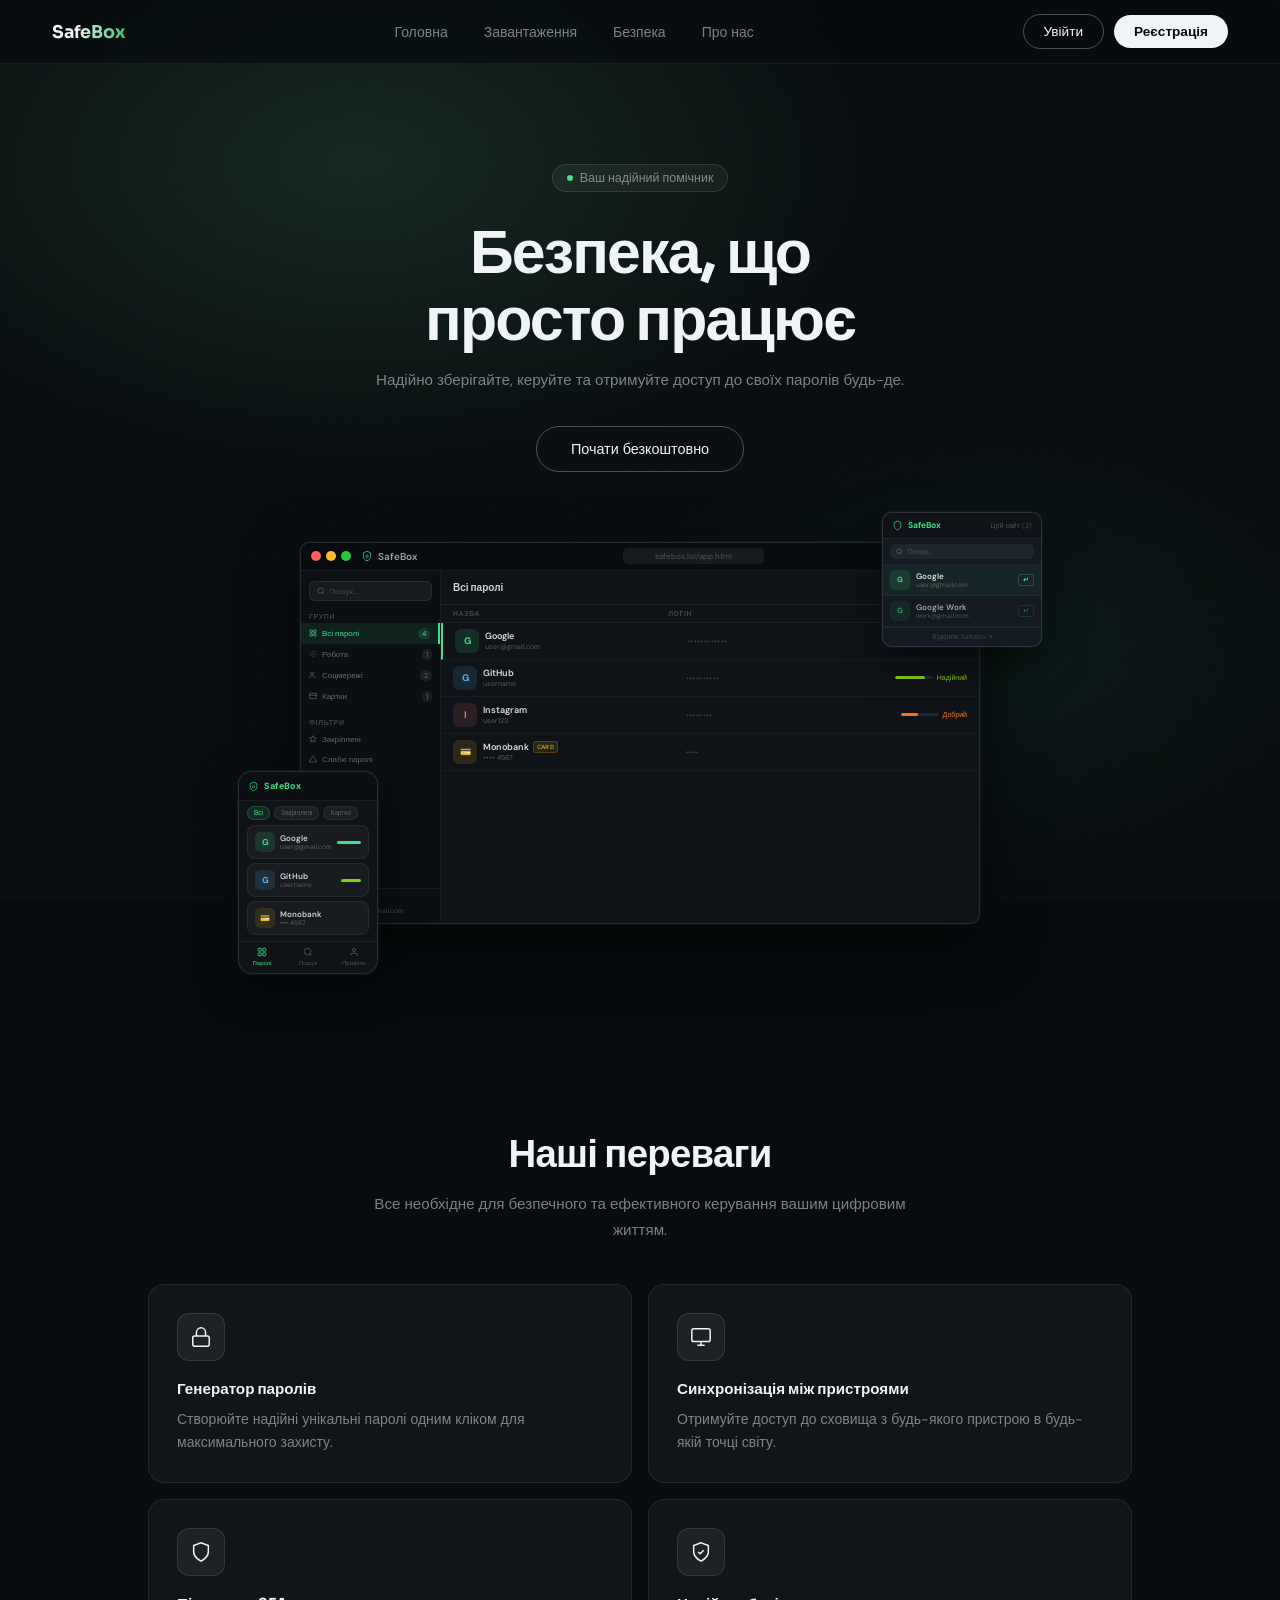
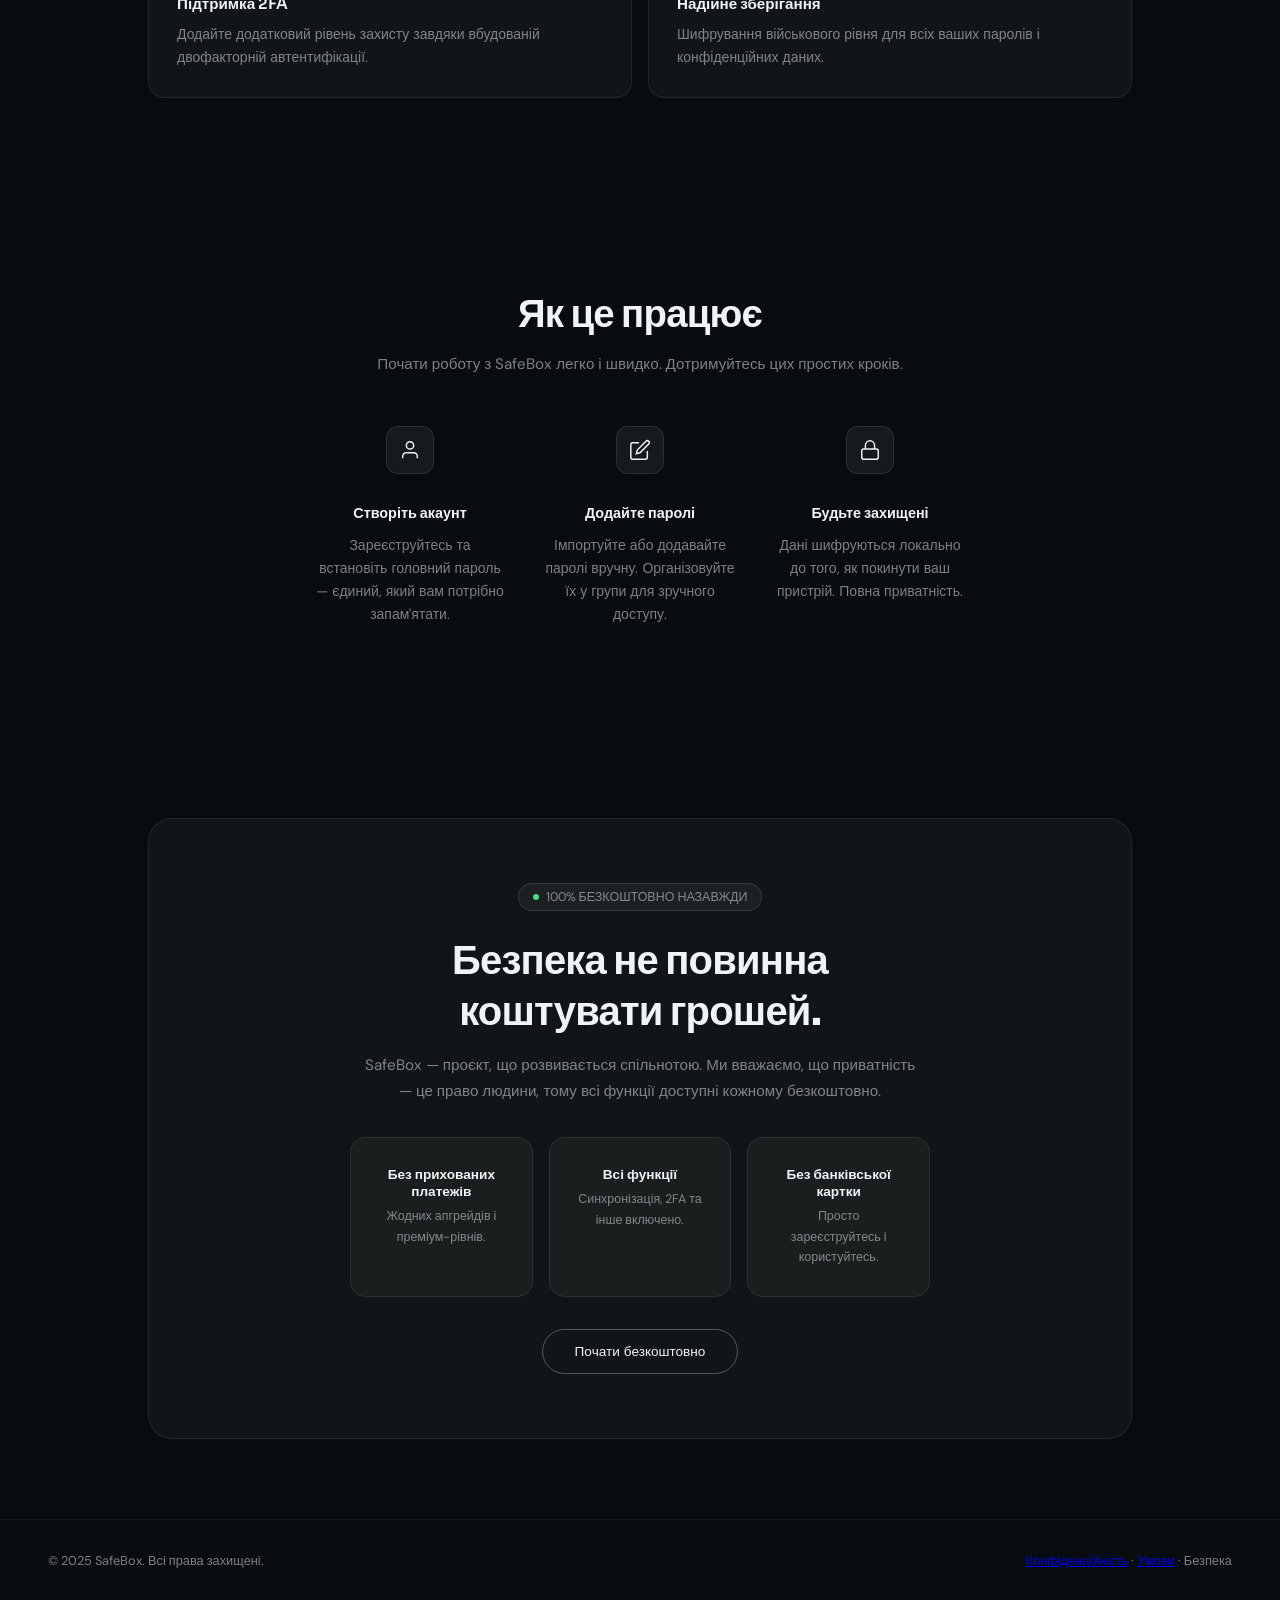
<file: app.html>
<!DOCTYPE html>
<html lang="uk">
<head>
<meta charset="UTF-8">
<meta name="viewport" content="width=device-width, initial-scale=1.0, maximum-scale=1.0, user-scalable=no, viewport-fit=cover">
<meta name="apple-mobile-web-app-capable" content="yes">
<meta name="apple-mobile-web-app-status-bar-style" content="black-translucent">
<meta name="apple-mobile-web-app-title" content="SafeBox">
<link rel="apple-touch-icon" href="/icons/icon-180.png">
<link rel="apple-touch-startup-image" href="/icons/icon-512.png">
<link rel="manifest" href="/manifest.json">
<title>SafeBox</title>
<link rel="preconnect" href="https://fonts.googleapis.com">
<link href="https://fonts.googleapis.com/css2?family=Sora:wght@400;500;600;700&family=DM+Sans:opsz,wght@9..40,300;9..40,400;9..40,500&display=swap" rel="stylesheet">
<style>

html, body {
  height: 100%;
  height: 100dvh;
  overflow: hidden;
  position: fixed;
  width: 100%;
}

/* ═══════════════════════════════════════════
   RESET & TOKENS
═══════════════════════════════════════════ */
*, *::before, *::after { box-sizing: border-box; margin: 0; padding: 0; }

:root {
  --safe-top: env(safe-area-inset-top, 0px);
  --safe-bot: env(safe-area-inset-bottom, 20px);
}

body {
  padding-top: var(--safe-top);
  padding-bottom: var(--safe-bot);
}

:root {
  /* backgrounds */
  --bg:          #0f1318;
  --sidebar-bg:  #0b0e13;
  --surface:     #141a22;
  --surface2:    #1a2230;
  --surface3:    #1f2836;

  /* borders */
  --b1: rgba(255,255,255,0.07);
  --b2: rgba(255,255,255,0.12);

  /* text */
  --t1: #dce4f0;
  --t2: rgba(220,228,240,0.5);
  --t3: rgba(220,228,240,0.25);

  /* accent */
  --grn:      #3fe08a;
  --grn-dim:  rgba(63,224,138,0.12);
  --grn-glow: rgba(63,224,138,0.22);
  --amber:    #f5a84a;
  --red:      #ff6161;
  --blue:     #5ab0ff;

  /* layout */
  --sb-w: 280px;
  --tb-h: 64px;
}

/* ── Світла тема ─────────────────────────── */
body.theme-light {
  --bg:         #f0f2f5;
  --sidebar-bg: #e4e8ef;
  --surface:    #ffffff;
  --surface2:   #f5f7fa;
  --surface3:   #eef0f4;
  --b1: rgba(0,0,0,0.08);
  --b2: rgba(0,0,0,0.14);
  --t1: #1a2030;
  --t2: rgba(26,32,48,0.55);
  --t3: rgba(26,32,48,0.3);
  --grn:      #22c55e;
  --grn-dim:  rgba(34,197,94,0.12);
  --grn-glow: rgba(34,197,94,0.22);
  --amber:    #d97706;
  --red:      #dc2626;
  --blue:     #2563eb;
}
body.theme-light ::-webkit-scrollbar-thumb { background: rgba(0,0,0,0.15); }
body.theme-light .overlay { background: rgba(0,0,0,0.4); }
body.theme-light .modal  { box-shadow: 0 8px 40px rgba(0,0,0,0.18); }
body.theme-light .pw-row:hover { background: rgba(0,0,0,0.03); }
body.theme-light .sb-nav-item:hover { background: rgba(0,0,0,0.05); }
body.theme-light .sb-group-item:hover { background: rgba(0,0,0,0.05); }
body.theme-light .topbar { border-bottom-color: var(--b1); }
body.theme-light .f-inp, body.theme-light .f-sel, body.theme-light .f-ta { background: #f5f7fa; color: var(--t1); }
body.theme-light .f-inp::placeholder { color: var(--t3); }
body.theme-light .tb-icon { color: var(--t2); }
body.theme-light .tb-icon:hover { background: rgba(0,0,0,0.06); color: var(--t1); }

/* Чекбокси */
body.theme-light .cb-box {
  border-color: rgba(0,0,0,0.2);
  background: rgba(0,0,0,0.03);
}
body.theme-light .cb input:checked + .cb-box svg { stroke: #fff; }

/* Роздільна смуга між рядками */
body.theme-light .pw-row { border-bottom-color: rgba(0,0,0,0.06); }
body.theme-light .pw-row:hover { background: rgba(0,0,0,0.03); }
body.theme-light .pw-row.sel { background: rgba(34,197,94,0.06); }
body.theme-light .pw-row.sel:hover { background: rgba(34,197,94,0.1); }
body.theme-light .pw-row-dots:hover { background: rgba(0,0,0,0.06); color: var(--t1); }

/* Лічильники */
body.theme-light .sb-nav-count { background: rgba(0,0,0,0.08); color: var(--t2); }
body.theme-light .sb-nav-item.active .sb-nav-count { background: rgba(34,197,94,0.15); color: var(--grn); }
body.theme-light .sb-group-count { background: rgba(0,0,0,0.08); }

/* Навігаційна панель — секції і розділювачі */
body.theme-light .sb-nav-section { color: rgba(26,32,48,0.35); }
body.theme-light .sb-divider { background: rgba(0,0,0,0.08); }
body.theme-light .sb-nav-item { color: var(--t2); }
body.theme-light .sb-nav-item:hover { background: rgba(0,0,0,0.05); color: var(--t1); }
body.theme-light .sb-nav-item.active { background: rgba(34,197,94,0.1); color: var(--grn); }
body.theme-light .sb-nav-item svg { color: var(--t2); }
body.theme-light .sb-nav-item.active svg { color: var(--grn); }
body.theme-light .sb-group-item { color: var(--t2); }
body.theme-light .sb-group-item:hover { background: rgba(0,0,0,0.05); color: var(--t1); }
body.theme-light .sb-group-item.active { background: rgba(34,197,94,0.1); color: var(--grn); }
body.theme-light .sb-new-group { color: rgba(26,32,48,0.4); }
body.theme-light .sb-new-group:hover { color: var(--t2); }
body.theme-light .sb-user:hover { background: rgba(0,0,0,0.04); }

/* Пошук */
body.theme-light .sb-search-inner { background: rgba(0,0,0,0.05); border-color: rgba(0,0,0,0.1); }
body.theme-light .sb-search-inner input { color: var(--t1); }
body.theme-light .sb-search-inner input::placeholder { color: var(--t3); }

/* Модалки */
body.theme-light .modal { background: #fff; box-shadow: 0 8px 40px rgba(0,0,0,0.15); }
body.theme-light .modal-close { color: var(--t3); }
body.theme-light .modal-close:hover { color: var(--t1); }

/* Strength badges */
body.theme-light .str-badge { background: rgba(0,0,0,0.06); color: var(--t2); }

/* Dropdown */
body.theme-light #dd { background: #fff; border-color: rgba(0,0,0,0.12); box-shadow: 0 4px 20px rgba(0,0,0,0.12); }
body.theme-light .dd-item { color: var(--t2); }
body.theme-light .dd-item:hover { background: rgba(0,0,0,0.04); color: var(--t1); }

/* User menu */
body.theme-light .user-menu { background: #fff; border-color: rgba(0,0,0,0.12); box-shadow: 0 4px 24px rgba(0,0,0,0.12); }
body.theme-light .um-item { color: var(--t2); }
body.theme-light .um-item:hover { background: rgba(0,0,0,0.04); color: var(--t1); }
body.theme-light .um-theme-row { color: var(--t2); }
body.theme-light .um-theme-row:hover { background: rgba(0,0,0,0.04); color: var(--t1); }
body.theme-light .um-divider { background: rgba(0,0,0,0.08); }
body.theme-light .theme-switch { background: rgba(0,0,0,0.15); }

/* Toast */
body.theme-light .toast { background: #1a2030; }

/* Header рядок таблиці */
body.theme-light .pw-header { border-bottom-color: rgba(0,0,0,0.08); color: rgba(26,32,48,0.4); }

/* View modal */
body.theme-light .vf { border-bottom-color: rgba(0,0,0,0.07); }
body.theme-light .vf-lbl { color: rgba(26,32,48,0.4); }
body.theme-light .vf-copy:hover { background: rgba(0,0,0,0.06); }
body.theme-light .v-act { background: rgba(0,0,0,0.05); color: var(--t2); }
body.theme-light .v-act:hover { background: rgba(0,0,0,0.1); color: var(--t1); }
body.theme-light .v-act.del { background: rgba(220,38,38,0.08); }

/* Empty state */
body.theme-light .empty-icon { background: rgba(0,0,0,0.05); }
body.theme-light .color-dot.selected { border-color: #333; }

html, body { height: 100%; overflow: hidden; }

body {
  font-family: 'DM Sans', sans-serif;
  background: var(--bg);
  color: var(--t1);
  display: flex;
  font-size: 14px;
  -webkit-font-smoothing: antialiased;
}

/* scrollbars */
::-webkit-scrollbar { width: 4px; }
::-webkit-scrollbar-track { background: transparent; }
::-webkit-scrollbar-thumb { background: rgba(255,255,255,0.1); border-radius: 10px; }

/* ═══════════════════════════════════════════
   SIDEBAR — mirrors PC design exactly
═══════════════════════════════════════════ */
.sidebar {
  width: var(--sb-w);
  min-width: var(--sb-w);
  height: 100dvh;
  background: var(--sidebar-bg);
  border-right: 1px solid var(--b1);
  display: flex;
  flex-direction: column;
  overflow: hidden;
  position: relative;
  z-index: 20;
  /* very subtle green gradient top-left, like PC version */
  background-image: radial-gradient(ellipse 260% 45% at 0% 0%, rgba(63,224,138,0.05) 0%, transparent 60%);
}

/* Logo — shield icon + SafeBox text, like the screenshot */
.sb-logo {
  padding: 28px 28px 22px;
  display: flex;
  align-items: center;
  gap: 12px;
  flex-shrink: 0;
}
.sb-logo-shield {
  width: 42px; height: 42px;
  flex-shrink: 0;
  display: flex; align-items: center; justify-content: center;
}
.sb-logo-shield svg {
  width: 38px; height: 38px;
  stroke: var(--t1); fill: none; stroke-width: 1.5;
  filter: drop-shadow(0 0 8px rgba(63,224,138,0.15));
}
.sb-logo-name {
  font-family: 'Sora', sans-serif;
  font-size: 1.3rem; font-weight: 700; letter-spacing: -0.01em;
  color: var(--t1);
}

/* FILTERS label */
.sb-filters-label {
  font-size: 0.68rem; font-weight: 700; letter-spacing: 0.12em;
  text-transform: uppercase; color: var(--t3);
  padding: 0 28px 8px;
  flex-shrink: 0;
}
.sb-top-divider {
  height: 1px; background: var(--b1);
  margin: 0 28px 18px; flex-shrink: 0;
}

/* Search — exactly like screenshot: rounded pill with search icon */
.sb-search {
  padding: 0 16px 18px;
  flex-shrink: 0;
}
.sb-search-inner {
  display: flex; align-items: center; gap: 9px;
  background: var(--surface);
  border: 1px solid var(--b1);
  border-radius: 10px;
  padding: 10px 14px;
  transition: border-color .18s, box-shadow .18s;
}
.sb-search-inner:focus-within {
  border-color: rgba(63,224,138,0.3);
  box-shadow: 0 0 0 3px rgba(63,224,138,0.06);
}
.sb-search-inner svg { width: 15px; height: 15px; stroke: var(--t3); fill: none; flex-shrink: 0; stroke-width: 2; }
.sb-search-inner input {
  background: none; border: none; outline: none;
  color: var(--t1); font-size: 0.85rem;
  font-family: 'DM Sans', sans-serif; width: 100%;
}
.sb-search-inner input::placeholder { color: var(--t3); }

/* Nav items */
.sb-nav { flex: 1; overflow-y: auto; padding: 0 0 8px; }
.sb-nav::-webkit-scrollbar { width: 0; }

.sb-nav-item {
  display: flex; align-items: center; gap: 11px;
  padding: 10px 18px 10px 24px;
  cursor: pointer;
  color: var(--t2); font-size: 0.84rem;
  transition: background .12s, color .12s;
  user-select: none; position: relative;
  border-radius: 0;
}
.sb-nav-item:hover { background: rgba(255,255,255,0.04); color: var(--t1); }
.sb-nav-item.active {
  background: rgba(63,224,138,0.09);
  color: var(--t1);
}
/* left accent line like PC design */
.sb-nav-item.active::before {
  content: '';
  position: absolute; left: 0; top: 50%;
  transform: translateY(-50%);
  width: 3px; height: 22px;
  background: var(--grn);
  border-radius: 0 3px 3px 0;
}
.sb-nav-item svg {
  width: 16px; height: 16px; stroke: currentColor; fill: none;
  stroke-width: 1.8; flex-shrink: 0; opacity: 0.75;
}
.sb-nav-item.active svg { opacity: 1; color: var(--grn); }
.sb-nav-count {
  margin-left: auto; font-size: 0.7rem; padding: 2px 8px;
  border-radius: 20px; background: rgba(255,255,255,0.07); color: var(--t2);
}
.sb-nav-item.active .sb-nav-count { background: rgba(63,224,138,0.15); color: var(--grn); }

.sb-nav-section {
  padding: 14px 24px 5px;
  font-size: 0.68rem; font-weight: 700; letter-spacing: 0.1em;
  text-transform: uppercase; color: var(--t3);
}

.sb-new-group {
  display: flex; align-items: center; gap: 9px;
  padding: 8px 24px; cursor: pointer;
  color: var(--t3); font-size: 0.82rem;
  transition: color .12s;
}
.sb-new-group:hover { color: var(--t2); }
.sb-new-group svg { width: 13px; height: 13px; stroke: currentColor; fill: none; }

.color-dot {
  width: 24px; height: 24px; border-radius: 50%;
  cursor: pointer; border: 2px solid transparent;
  transition: transform .15s, border-color .15s;
}
.color-dot:hover { transform: scale(1.15); }
.color-dot.selected { border-color: #fff; transform: scale(1.15); }

.sb-group-item {
  display: flex; align-items: center; gap: 10px;
  padding: 7px 16px; border-radius: 8px; cursor: pointer;
  font-size: 0.84rem; color: var(--t2); transition: background .15s;
  position: relative;
}
.sb-group-item:hover { background: rgba(255,255,255,0.05); color: var(--text); }
.sb-group-item.active { background: rgba(63,224,138,0.1); color: var(--grn); }
.sb-group-dot { width: 8px; height: 8px; border-radius: 50%; flex-shrink: 0; }
.sb-group-count { margin-left: auto; font-size: 0.72rem; background: rgba(255,255,255,0.08); padding: 1px 7px; border-radius: 10px; }
.sb-group-del { opacity: 0; margin-left: 4px; background: none; border: none; cursor: pointer; color: var(--t3); padding: 2px; }
.sb-group-item:hover .sb-group-del { opacity: 1; }

.sb-divider { height: 1px; background: var(--b1); margin: 10px 0; }

/* User row at bottom */
.sb-user-wrap {
  border-top: 1px solid var(--b1);
  padding: 14px 16px;
  flex-shrink: 0;
}
.sb-user {
  display: flex; align-items: center; gap: 10px;
  padding: 8px 10px; border-radius: 10px; cursor: pointer;
  transition: background .12s;
}
.sb-user:hover { background: rgba(255,255,255,0.04); }
.sb-avatar {
  width: 32px; height: 32px; border-radius: 50%;
  background: linear-gradient(135deg, rgba(63,224,138,0.22), rgba(20,100,60,0.45));
  border: 1px solid rgba(63,224,138,0.22);
  display: flex; align-items: center; justify-content: center;
  font-family: 'Sora', sans-serif; font-size: 0.72rem; font-weight: 700; color: var(--grn);
  flex-shrink: 0;
}
.sb-user-info { flex: 1; min-width: 0; }
.sb-user-name  { font-size: 0.82rem; font-weight: 500; white-space: nowrap; overflow: hidden; text-overflow: ellipsis; }
.sb-user-email { font-size: 0.71rem; color: var(--t3); white-space: nowrap; overflow: hidden; text-overflow: ellipsis; }

/* ── 10 тем ──────────────────────────────────────────── */
/* ТЕМНІ */
body.theme-midnight { --bg:#0a0d14; --sidebar-bg:#070a10; --surface:#111827; --surface2:#1a2235; --surface3:#1f2940; --b1:rgba(255,255,255,0.07); --b2:rgba(255,255,255,0.13); --t1:#e2e8f5; --t2:rgba(226,232,245,0.5); --t3:rgba(226,232,245,0.22); --grn:#4f8ef7; --grn-dim:rgba(79,142,247,0.12); --grn-glow:rgba(79,142,247,0.22); }
body.theme-forest   { --bg:#0d1610; --sidebar-bg:#091209; --surface:#142018; --surface2:#1a2e1f; --surface3:#1f3624; --b1:rgba(255,255,255,0.07); --b2:rgba(255,255,255,0.13); --t1:#d4f0d4; --t2:rgba(212,240,212,0.5); --t3:rgba(212,240,212,0.22); --grn:#4ade80; --grn-dim:rgba(74,222,128,0.12); --grn-glow:rgba(74,222,128,0.22); }
body.theme-violet   { --bg:#0e0b1a; --sidebar-bg:#0a0814; --surface:#16122a; --surface2:#1e1838; --surface3:#251e42; --b1:rgba(255,255,255,0.08); --b2:rgba(255,255,255,0.14); --t1:#ede9ff; --t2:rgba(237,233,255,0.5); --t3:rgba(237,233,255,0.22); --grn:#a78bfa; --grn-dim:rgba(167,139,250,0.12); --grn-glow:rgba(167,139,250,0.22); }
body.theme-crimson  { --bg:#130a0a; --sidebar-bg:#0f0707; --surface:#1e1010; --surface2:#2a1515; --surface3:#311a1a; --b1:rgba(255,255,255,0.07); --b2:rgba(255,255,255,0.13); --t1:#ffe4e4; --t2:rgba(255,228,228,0.5); --t3:rgba(255,228,228,0.22); --grn:#f87171; --grn-dim:rgba(248,113,113,0.12); --grn-glow:rgba(248,113,113,0.22); }
body.theme-ocean    { --bg:#060f18; --sidebar-bg:#040c14; --surface:#0d1e2e; --surface2:#122840; --surface3:#16314e; --b1:rgba(255,255,255,0.07); --b2:rgba(255,255,255,0.13); --t1:#d0eeff; --t2:rgba(208,238,255,0.5); --t3:rgba(208,238,255,0.22); --grn:#38bdf8; --grn-dim:rgba(56,189,248,0.12); --grn-glow:rgba(56,189,248,0.22); }
/* СВІТЛІ */
body.theme-snow     { --bg:#f5f7fa; --sidebar-bg:#edf0f5; --surface:#ffffff; --surface2:#f0f3f8; --surface3:#e8ecf2; --b1:rgba(0,0,0,0.08); --b2:rgba(0,0,0,0.14); --t1:#1a2030; --t2:rgba(26,32,48,0.55); --t3:rgba(26,32,48,0.3); --grn:#16a34a; --grn-dim:rgba(22,163,74,0.1); --grn-glow:rgba(22,163,74,0.2); }
body.theme-sand     { --bg:#f5f0e8; --sidebar-bg:#ede8df; --surface:#fffdf8; --surface2:#f5f0e6; --surface3:#ede7da; --b1:rgba(0,0,0,0.08); --b2:rgba(0,0,0,0.14); --t1:#2d2416; --t2:rgba(45,36,22,0.55); --t3:rgba(45,36,22,0.3); --grn:#b45309; --grn-dim:rgba(180,83,9,0.1); --grn-glow:rgba(180,83,9,0.2); }
body.theme-rose     { --bg:#fff5f7; --sidebar-bg:#fdeef1; --surface:#ffffff; --surface2:#fde8ec; --surface3:#fbd5dd; --b1:rgba(0,0,0,0.07); --b2:rgba(0,0,0,0.13); --t1:#2d0f18; --t2:rgba(45,15,24,0.55); --t3:rgba(45,15,24,0.3); --grn:#e11d48; --grn-dim:rgba(225,29,72,0.1); --grn-glow:rgba(225,29,72,0.2); }
body.theme-sky      { --bg:#f0f7ff; --sidebar-bg:#e5f0fb; --surface:#ffffff; --surface2:#e8f2fc; --surface3:#ddeaf8; --b1:rgba(0,0,0,0.07); --b2:rgba(0,0,0,0.13); --t1:#0f1f35; --t2:rgba(15,31,53,0.55); --t3:rgba(15,31,53,0.3); --grn:#2563eb; --grn-dim:rgba(37,99,235,0.1); --grn-glow:rgba(37,99,235,0.2); }
body.theme-mint     { --bg:#f0faf4; --sidebar-bg:#e4f5ea; --surface:#ffffff; --surface2:#e8f7ee; --surface3:#daf0e3; --b1:rgba(0,0,0,0.07); --b2:rgba(0,0,0,0.13); --t1:#0f2d1e; --t2:rgba(15,45,30,0.55); --t3:rgba(15,45,30,0.3); --grn:#059669; --grn-dim:rgba(5,150,105,0.1); --grn-glow:rgba(5,150,105,0.2); }

/* Світлі теми — спільні стилі */
body.theme-snow, body.theme-sand, body.theme-rose, body.theme-sky, body.theme-mint {
  --red:#dc2626; --blue:#2563eb; --amber:#d97706;
}
body.theme-snow ::-webkit-scrollbar-thumb, body.theme-sand ::-webkit-scrollbar-thumb,
body.theme-rose ::-webkit-scrollbar-thumb, body.theme-sky ::-webkit-scrollbar-thumb,
body.theme-mint ::-webkit-scrollbar-thumb { background: rgba(0,0,0,0.15); }

/* ── Profile Popup ───────────────────────────────────── */
.profile-popup {
  position: absolute; top: calc(var(--tb-h) + 6px); right: 8px;
  width: 280px; background: var(--surface);
  border: 1px solid var(--b2); border-radius: 14px;
  box-shadow: 0 8px 32px rgba(0,0,0,0.3);
  z-index: 300; opacity: 0; pointer-events: none;
  transform: translateY(-8px) scale(.97);
  transition: opacity .15s, transform .15s;
}
.profile-popup.on { opacity: 1; pointer-events: all; transform: none; }

.pp-header {
  padding: 16px 16px 12px;
  border-bottom: 1px solid var(--b1);
  display: flex; align-items: center; gap: 12px;
}
.pp-avatar {
  width: 40px; height: 40px; border-radius: 50%; flex-shrink: 0;
  background: linear-gradient(135deg, var(--grn-dim), var(--grn-glow));
  border: 1px solid var(--grn-dim);
  display: flex; align-items: center; justify-content: center;
  font-family: 'Sora', sans-serif; font-size: 0.85rem; font-weight: 700; color: var(--grn);
}
.pp-name  { font-size: 0.88rem; font-weight: 600; }
.pp-email { font-size: 0.72rem; color: var(--t3); margin-top: 2px; }

.pp-section { padding: 10px 10px 4px; }
.pp-section-label {
  font-size: 0.65rem; font-weight: 700; letter-spacing: 0.1em;
  text-transform: uppercase; color: var(--t3); padding: 0 6px; margin-bottom: 6px;
}

.theme-grid {
  display: grid; grid-template-columns: repeat(5,1fr); gap: 6px;
  padding: 0 6px 8px;
}
.theme-dot {
  aspect-ratio: 1; border-radius: 8px; cursor: pointer;
  border: 2px solid transparent; transition: transform .15s, border-color .15s;
  position: relative; overflow: hidden;
}
.theme-dot:hover { transform: scale(1.1); }
.theme-dot.active { border-color: var(--grn); }
.theme-dot::after {
  content: attr(data-name);
  position: absolute; bottom: -20px; left: 50%; transform: translateX(-50%);
  font-size: 0.6rem; color: var(--t2); white-space: nowrap;
  transition: bottom .15s;
}
.theme-dot:hover::after { bottom: 2px; }

.pp-divider { height: 1px; background: var(--b1); margin: 4px 10px; }

.pp-item {
  display: flex; align-items: center; gap: 10px;
  padding: 8px 14px; border-radius: 8px; cursor: pointer;
  font-size: 0.83rem; color: var(--t2); margin: 2px 6px;
  transition: background .12s, color .12s;
  border: none; background: none; width: calc(100% - 12px); text-align: left;
}
.pp-item:hover { background: var(--surface2); color: var(--t1); }
.pp-item svg { width: 14px; height: 14px; stroke: currentColor; fill: none; flex-shrink: 0; opacity: 0.7; }
.pp-item.danger { color: var(--red); }
.pp-item.danger:hover { background: rgba(220,38,38,0.08); }
.pp-item.danger svg { opacity: 1; }
.pp-footer { padding: 6px 6px 8px; }
.user-menu {
  position: absolute; bottom: 80px; left: 16px;
  width: 248px;
  background: var(--surface); border: 1px solid var(--b2);
  border-radius: 12px; padding: 8px;
  box-shadow: 0 8px 32px rgba(0,0,0,0.32);
  z-index: 200; opacity: 0; pointer-events: none;
  transform: translateY(6px);
  transition: opacity .15s, transform .15s;
}
.user-menu.on { opacity: 1; pointer-events: all; transform: translateY(0); }

.um-header {
  padding: 10px 12px 12px;
  border-bottom: 1px solid var(--b1);
  margin-bottom: 6px;
}
.um-name  { font-size: 0.84rem; font-weight: 600; }
.um-email { font-size: 0.72rem; color: var(--t3); margin-top: 2px; }

.um-item {
  display: flex; align-items: center; gap: 10px;
  padding: 9px 12px; border-radius: 8px; cursor: pointer;
  font-size: 0.84rem; color: var(--t2);
  transition: background .12s, color .12s;
  border: none; background: none; width: 100%; text-align: left;
}
.um-item:hover { background: var(--surface2); color: var(--t1); }
.um-item svg { width: 15px; height: 15px; stroke: currentColor; fill: none; flex-shrink: 0; opacity: 0.7; }
.um-item.danger { color: var(--red); }
.um-item.danger:hover { background: rgba(255,97,97,0.08); }
.um-item.danger svg { opacity: 1; }

.um-divider { height: 1px; background: var(--b1); margin: 6px 0; }

/* Кнопки мови */
.lang-btn {
  padding: 2px 8px; border-radius: 5px; border: 1px solid var(--b2);
  background: none; color: var(--t2); font-size: 0.72rem; font-weight: 600;
  cursor: pointer; transition: all .12s; font-family: inherit;
}
.lang-btn:hover { background: var(--surface2); color: var(--t1); }
.lang-btn.active { background: var(--grn-dim); border-color: var(--grn); color: var(--grn); }

/* Theme toggle switch */
.um-theme-row {
  display: flex; align-items: center; gap: 10px;
  padding: 9px 12px; border-radius: 8px;
  font-size: 0.84rem; color: var(--t2); cursor: pointer;
  transition: background .12s;
}
.um-theme-row:hover { background: var(--surface2); color: var(--t1); }
.um-theme-row svg { width: 15px; height: 15px; stroke: currentColor; fill: none; flex-shrink: 0; opacity: 0.7; }
.theme-switch {
  margin-left: auto;
  width: 34px; height: 20px; border-radius: 10px;
  background: var(--b2); position: relative;
  transition: background .2s; flex-shrink: 0;
}
.theme-switch.on { background: var(--grn); }
.theme-switch::after {
  content: ''; position: absolute; top: 3px; left: 3px;
  width: 14px; height: 14px; border-radius: 50%;
  background: #fff; transition: transform .2s;
}
.theme-switch.on::after { transform: translateX(14px); }

/* ═══════════════════════════════════════════
   MAIN
═══════════════════════════════════════════ */
.main {
  flex: 1; display: flex; flex-direction: column; overflow: hidden; min-width: 0;
}

/* Topbar — "Pinned    [New +]  [person]  [menu]" */
.topbar {
  height: var(--tb-h);
  display: flex; align-items: center; justify-content: space-between;
  padding: 0 32px;
  border-bottom: 1px solid var(--b1);
  flex-shrink: 0;
  background: var(--bg);
  backdrop-filter: blur(16px);
  position: relative; z-index: 10;
}
.topbar-left { display: flex; align-items: center; gap: 20px; }
.topbar-title {
  font-family: 'Sora', sans-serif;
  font-size: 1.25rem; font-weight: 600; letter-spacing: -0.015em;
}
.topbar-right { display: flex; align-items: center; gap: 8px; }

/* "New +" button — pill shape like screenshot */
.btn-new-pill {
  display: flex; align-items: center; gap: 6px;
  padding: 7px 16px 7px 14px;
  border: 1px solid var(--b2);
  border-radius: 50px;
  background: rgba(255,255,255,0.05);
  color: var(--t1); font-size: 0.83rem; font-weight: 500;
  font-family: 'DM Sans', sans-serif; cursor: pointer;
  transition: background .15s, border-color .15s, box-shadow .15s;
}
.btn-new-pill:hover {
  background: rgba(63,224,138,0.1);
  border-color: rgba(63,224,138,0.3);
  box-shadow: 0 0 16px rgba(63,224,138,0.12);
  color: var(--grn);
}
.btn-new-pill svg { width: 13px; height: 13px; stroke: currentColor; fill: none; stroke-width: 2.5; }

.tb-icon {
  width: 36px; height: 36px; border-radius: 50%;
  border: 1px solid var(--b1); background: rgba(255,255,255,0.04);
  display: flex; align-items: center; justify-content: center;
  cursor: pointer; color: var(--t2);
  transition: background .12s, color .12s;
}
.tb-icon:hover { background: rgba(255,255,255,0.08); color: var(--t1); }
.tb-icon svg { width: 16px; height: 16px; stroke: currentColor; fill: none; stroke-width: 1.7; }

/* ═══════════════════════════════════════════
   TABLE AREA
═══════════════════════════════════════════ */
.content { flex: 1; overflow-y: auto; overflow-x: hidden; }

/* Table header row — "☐  Name  [stretch]  Password strength  ···" */
.tbl-header {
  display: grid;
  grid-template-columns: 52px 1fr 300px 52px;
  align-items: center;
  padding: 14px 0;
  border-bottom: 1px solid var(--b1);
  position: sticky; top: 0; z-index: 5;
  background: var(--bg);
}
.tbl-hcell {
  font-size: 0.72rem; font-weight: 600; letter-spacing: 0.07em;
  text-transform: uppercase; color: var(--t3);
  padding: 0 12px;
}
.tbl-hcell:first-child { padding-left: 28px; }
.tbl-hcell:last-child  { text-align: center; }

/* Row */
.pw-row {
  display: grid;
  grid-template-columns: 52px 1fr 300px 52px;
  align-items: center;
  height: 60px;
  border-bottom: 1px solid rgba(255,255,255,0.04);
  cursor: pointer;
  transition: background .1s;
  position: relative;
}
.pw-row:hover { background: rgba(255,255,255,0.03); }
.pw-row:hover .pw-row-dots { opacity: 1; }
.pw-row.sel   { background: rgba(63,224,138,0.05); }
.pw-row.sel:hover { background: rgba(63,224,138,0.08); }

.pw-cell { padding: 0 12px; }
.pw-cell:first-child { padding-left: 28px; }
.pw-cell:last-child  { display: flex; align-items: center; justify-content: center; }

/* Checkbox */
.cb { display: flex; align-items: center; cursor: pointer; }
.cb input { display: none; }
.cb-box {
  width: 18px; height: 18px; border-radius: 5px;
  border: 1.5px solid rgba(255,255,255,0.18);
  background: rgba(255,255,255,0.04);
  display: flex; align-items: center; justify-content: center;
  transition: background .13s, border-color .13s, box-shadow .13s;
}
.cb-box svg { width: 10px; height: 10px; stroke: #080c10; fill: none; stroke-width: 2.5; opacity: 0; transition: opacity .1s; }
.cb input:checked + .cb-box { background: var(--grn); border-color: var(--grn); box-shadow: 0 0 8px rgba(63,224,138,0.3); }
.cb input:checked + .cb-box svg { opacity: 1; }

/* Name cell — icon + site + optional subtitle */
.entry-wrap { display: flex; align-items: center; gap: 13px; }
.entry-icon {
  width: 36px; height: 36px; border-radius: 10px; flex-shrink: 0;
  background: var(--surface); border: 1px solid var(--b1);
  display: flex; align-items: center; justify-content: center;
  overflow: hidden; font-size: 0.8rem; font-weight: 600; color: var(--t2);
}
.entry-icon img { width: 22px; height: 22px; object-fit: contain; }
.entry-meta { display: flex; flex-direction: column; gap: 2px; min-width: 0; }
.entry-name {
  font-size: 0.88rem; font-weight: 500;
  white-space: nowrap; overflow: hidden; text-overflow: ellipsis;
  display: flex; align-items: center; gap: 5px;
}
.pin-dot {
  width: 5px; height: 5px; border-radius: 50%;
  background: var(--grn); flex-shrink: 0;
  box-shadow: 0 0 5px rgba(63,224,138,0.5);
}
.entry-sub { font-size: 0.73rem; color: var(--t3); white-space: nowrap; overflow: hidden; text-overflow: ellipsis; }

/* Password strength cell — bar like screenshot */
.str-cell { display: flex; align-items: center; gap: 12px; }
.str-track {
  flex: 1; max-width: 200px; height: 6px;
  border-radius: 10px; background: rgba(255,255,255,0.07); overflow: hidden;
}
.str-fill { height: 100%; border-radius: 10px; transition: width .35s ease; }
.str-badge {
  font-size: 0.69rem; padding: 3px 10px; border-radius: 20px; font-weight: 600;
  letter-spacing: 0.02em; white-space: nowrap;
}
.sb-strong { background: rgba(63,224,138,0.1);  color: var(--grn); }
.sb-medium { background: rgba(245,168,74,0.12); color: var(--amber); }
.sb-weak   { background: rgba(255,97,97,0.1);   color: var(--red); }

/* Three-dot button */
.pw-row-dots {
  width: 30px; height: 30px; border-radius: 8px;
  border: none; background: none; cursor: pointer;
  display: flex; align-items: center; justify-content: center;
  color: var(--t2); opacity: 0; transition: opacity .12s, background .12s, color .12s;
}
.pw-row-dots:hover { background: rgba(255,255,255,0.08); color: var(--t1); }
.pw-row-dots svg { width: 16px; height: 16px; stroke: currentColor; fill: none; }

/* Empty state */
.empty {
  display: none; flex-direction: column; align-items: center;
  justify-content: center; gap: 14px; padding: 80px 40px; text-align: center;
}
.empty.on { display: flex; }
.empty-ico {
  width: 56px; height: 56px; border-radius: 16px;
  background: var(--surface); border: 1px solid var(--b1);
  display: flex; align-items: center; justify-content: center;
}
.empty-ico svg { width: 24px; height: 24px; stroke: var(--t2); fill: none; stroke-width: 1.4; }
.empty-title { font-family: 'Sora', sans-serif; font-size: 1rem; font-weight: 600; }
.empty-sub   { font-size: 0.83rem; color: var(--t2); max-width: 300px; line-height: 1.65; }

/* ═══════════════════════════════════════════
   SELECTION BAR (floats at top of content)
═══════════════════════════════════════════ */
.sel-bar {
  display: none; align-items: center; gap: 10px;
  padding: 8px 28px;
  background: rgba(63,224,138,0.07);
  border-bottom: 1px solid rgba(63,224,138,0.15);
  font-size: 0.8rem; color: var(--grn);
}
.sel-bar.on { display: flex; }
.sel-bar button {
  background: none; border: none; color: inherit; cursor: pointer;
  font-size: 0.78rem; font-family: 'DM Sans', sans-serif;
  padding: 3px 10px; border-radius: 6px;
  transition: background .1s;
}
.sel-bar button:hover { background: rgba(63,224,138,0.15); }
.sel-bar button.danger { color: var(--red); }
.sel-bar button.danger:hover { background: rgba(255,97,97,0.1); }

/* ═══════════════════════════════════════════
   OVERLAYS / MODALS
═══════════════════════════════════════════ */
.overlay {
  display: none; position: fixed; inset: 0; z-index: 1000;
  background: rgba(5,8,12,0.75); backdrop-filter: blur(8px);
  align-items: center; justify-content: center; padding: 20px;
}
.overlay.on { display: flex; }

.modal {
  background: var(--surface);
  border: 1px solid var(--b2); border-radius: 18px;
  width: 100%; max-width: 460px; max-height: 90vh;
  overflow-y: auto;
  box-shadow: 0 32px 90px rgba(0,0,0,0.7);
  animation: mIn .22s ease;
}
.modal::-webkit-scrollbar { width: 3px; }
@keyframes mIn { from { opacity:0; transform:translateY(14px) scale(.98); } to { opacity:1; transform:none; } }

.modal-head {
  display: flex; align-items: center; justify-content: space-between;
  padding: 22px 24px 18px; border-bottom: 1px solid var(--b1);
}
.modal-title { font-family: 'Sora', sans-serif; font-size: 0.95rem; font-weight: 600; }
.modal-header { display: flex; align-items: center; justify-content: space-between; padding: 18px 24px 0; }
.modal-close { background: none; border: none; cursor: pointer; color: var(--t3); padding: 4px; display: flex; align-items: center; }
.modal-close:hover { color: var(--text); }
.modal-close svg { width: 18px; height: 18px; stroke: currentColor; fill: none; }
.modal-x {
  width: 28px; height: 28px; border-radius: 8px;
  background: rgba(255,255,255,0.05); border: none; cursor: pointer;
  display: flex; align-items: center; justify-content: center;
  color: var(--t2); transition: background .12s, color .12s;
}
.modal-x:hover { background: rgba(255,255,255,0.1); color: var(--t1); }
.modal-x svg { width: 14px; height: 14px; stroke: currentColor; fill: none; stroke-width: 2; }

.modal-body { padding: 22px 24px; display: flex; flex-direction: column; gap: 15px; }

.f-row { display: flex; flex-direction: column; gap: 5px; }
.f-label { font-size: 0.78rem; color: var(--t2); font-weight: 500; }
.f-inp {
  background: rgba(255,255,255,0.04); border: 1px solid var(--b1);
  border-radius: 10px; padding: 11px 14px;
  color: var(--t1); font-size: 0.87rem; font-family: 'DM Sans', sans-serif;
  outline: none; transition: border-color .15s, background .15s; width: 100%;
}
.f-inp:focus { border-color: rgba(63,224,138,0.35); background: rgba(63,224,138,0.025); }
.f-inp::placeholder { color: var(--t3); }

.f-pw-wrap { display: flex; gap: 7px; }
.f-pw-wrap .f-inp { flex: 1; }

.f-eye {
  width: 40px; border-radius: 10px; border: 1px solid var(--b1);
  background: rgba(255,255,255,0.03); cursor: pointer;
  display: flex; align-items: center; justify-content: center;
  color: var(--t2); transition: background .12s, color .12s; flex-shrink: 0;
}
.f-eye:hover { background: rgba(255,255,255,0.07); color: var(--t1); }
.f-eye svg { width: 15px; height: 15px; stroke: currentColor; fill: none; }

.f-gen {
  display: flex; align-items: center; gap: 6px;
  padding: 0 14px; border-radius: 10px;
  border: 1px solid rgba(63,224,138,0.25); background: rgba(63,224,138,0.07);
  color: var(--grn); font-size: 0.76rem; font-weight: 500;
  cursor: pointer; font-family: 'DM Sans', sans-serif; white-space: nowrap;
  transition: background .12s; flex-shrink: 0;
}
.f-gen:hover { background: rgba(63,224,138,0.14); }
.f-gen svg { width: 12px; height: 12px; stroke: currentColor; fill: none; }

.f-str-row { display: flex; align-items: center; gap: 8px; margin-top: 6px; }
.f-str-track { flex: 1; height: 3px; border-radius: 10px; background: rgba(255,255,255,0.08); overflow: hidden; }
.f-str-fill  { height: 100%; border-radius: 10px; transition: width .28s, background .28s; }
.f-str-lbl   { font-size: 0.71rem; color: var(--t2); min-width: 88px; text-align: right; }

.f-sel {
  background: rgba(255,255,255,0.04); border: 1px solid var(--b1);
  border-radius: 10px; padding: 11px 14px;
  color: var(--t1); font-size: 0.87rem; font-family: 'DM Sans', sans-serif;
  outline: none; width: 100%; cursor: pointer;
  appearance: none; -webkit-appearance: none;
  background-image: url("data:image/svg+xml,%3Csvg viewBox='0 0 10 6' xmlns='http://www.w3.org/2000/svg'%3E%3Cpath d='M1 1l4 4 4-4' stroke='rgba(220,228,240,0.3)' stroke-width='1.5' fill='none' stroke-linecap='round'/%3E%3C/svg%3E");
  background-repeat: no-repeat; background-position: right 14px center; background-size: 10px; padding-right: 36px;
}
.f-sel:focus { border-color: rgba(63,224,138,0.35); }
.f-sel option { background: var(--surface2); }

.f-ta {
  background: rgba(255,255,255,0.04); border: 1px solid var(--b1);
  border-radius: 10px; padding: 11px 14px;
  color: var(--t1); font-size: 0.87rem; font-family: 'DM Sans', sans-serif;
  outline: none; width: 100%; resize: vertical; min-height: 72px;
}
.f-ta:focus { border-color: rgba(63,224,138,0.35); }
.f-ta::placeholder { color: var(--t3); }

.f-cb-row { display: flex; align-items: center; gap: 9px; cursor: pointer; }
.f-cb-lbl { font-size: 0.81rem; color: var(--t2); }

.type-tab {
  display: flex; align-items: center; gap: 7px;
  padding: 8px 18px; border-radius: 10px;
  border: 1px solid var(--b1);
  background: var(--surface2); color: var(--t2);
  font-family: 'Sora', sans-serif; font-size: 0.82rem; font-weight: 500;
  cursor: pointer; transition: all .18s;
  box-shadow: 0 1px 3px rgba(0,0,0,0.15);
}
.type-tab:hover { border-color: var(--b2); color: var(--t1); background: var(--surface3); }
.type-tab.active {
  background: var(--grn-dim);
  border-color: rgba(63,224,138,0.35);
  color: var(--grn);
  box-shadow: 0 0 12px rgba(63,224,138,0.12);
}
body.theme-light .type-tab { background: #fff; border-color: var(--b1); }
body.theme-light .type-tab.active { background: rgba(34,197,94,0.08); border-color: rgba(34,197,94,0.3); }
body.theme-snow .type-tab, body.theme-sand .type-tab,
body.theme-rose .type-tab, body.theme-sky .type-tab,
body.theme-mint .type-tab { background: #fff; }

.modal-foot {
  display: flex; justify-content: flex-end; gap: 8px;
  padding: 16px 24px 22px; border-top: 1px solid var(--b1);
}
.btn-cancel {
  padding: 9px 20px; border-radius: 9px; border: 1px solid var(--b1);
  background: none; color: var(--t2); font-size: 0.82rem;
  font-family: 'DM Sans', sans-serif; cursor: pointer;
  transition: background .12s, color .12s;
}
.btn-cancel:hover { background: rgba(255,255,255,0.05); color: var(--t1); }
.btn-save {
  padding: 9px 24px; border-radius: 9px; border: none;
  background: var(--grn); color: #06100c; font-size: 0.82rem; font-weight: 600;
  font-family: 'DM Sans', sans-serif; cursor: pointer;
  box-shadow: 0 0 16px rgba(63,224,138,0.2);
  transition: opacity .15s, box-shadow .15s;
}
.btn-save:hover { opacity: 0.9; box-shadow: 0 0 24px rgba(63,224,138,0.32); }

/* ═══════════════════════════════════════════
   VIEW MODAL
═══════════════════════════════════════════ */
.view-top { display: flex; align-items: center; gap: 14px; padding-bottom: 6px; }
.view-icon {
  width: 50px; height: 50px; border-radius: 13px; flex-shrink: 0;
  background: var(--surface2); border: 1px solid var(--b1);
  display: flex; align-items: center; justify-content: center;
  overflow: hidden; font-size: 1.1rem; font-weight: 600;
}
.view-icon img { width: 28px; height: 28px; object-fit: contain; }
.view-site { font-family: 'Sora', sans-serif; font-size: 1.02rem; font-weight: 600; }
.view-url  { font-size: 0.75rem; color: var(--t3); margin-top: 3px; }

.vf {
  background: rgba(255,255,255,0.03); border: 1px solid var(--b1);
  border-radius: 11px; padding: 13px 15px;
}
.vf-lbl { font-size: 0.67rem; text-transform: uppercase; letter-spacing: 0.08em; color: var(--t3); margin-bottom: 7px; }
.vf-val { display: flex; align-items: center; justify-content: space-between; gap: 8px; font-size: 0.88rem; }
.vf-text { flex: 1; word-break: break-all; }
.vf-hidden { letter-spacing: 0.14em; color: var(--t2); font-size: 1rem; }

.vf-copy {
  width: 28px; height: 28px; border-radius: 7px; flex-shrink: 0;
  background: rgba(255,255,255,0.05); border: 1px solid var(--b1);
  display: flex; align-items: center; justify-content: center;
  cursor: pointer; color: var(--t2);
  transition: background .1s, color .1s, border-color .1s;
}
.vf-copy:hover { background: rgba(63,224,138,0.1); border-color: rgba(63,224,138,0.3); color: var(--grn); }
.vf-copy svg { width: 12px; height: 12px; stroke: currentColor; fill: none; }

.vf-str-row { display: flex; align-items: center; gap: 8px; margin-top: 9px; }
.vf-str-track { flex: 1; height: 4px; border-radius: 10px; background: rgba(255,255,255,0.07); overflow: hidden; }
.vf-str-bar { height: 100%; border-radius: 10px; }

.v-acts { display: flex; gap: 8px; }
.v-act {
  flex: 1; padding: 9px 8px; border-radius: 9px;
  border: 1px solid var(--b1); background: rgba(255,255,255,0.02);
  color: var(--t2); font-size: 0.79rem; font-family: 'DM Sans', sans-serif; cursor: pointer;
  display: flex; align-items: center; justify-content: center; gap: 6px;
  transition: background .12s, color .12s, border-color .12s;
}
.v-act:hover { background: rgba(255,255,255,0.06); color: var(--t1); }
.v-act.del:hover { background: rgba(255,97,97,0.07); border-color: rgba(255,97,97,0.25); color: var(--red); }
.v-act svg { width: 13px; height: 13px; stroke: currentColor; fill: none; }

/* ═══════════════════════════════════════════
   DROPDOWN MENU  (the "···" click)
═══════════════════════════════════════════ */
.dropdown {
  display: none; position: fixed; z-index: 2000;
  background: var(--surface2); border: 1px solid var(--b2);
  border-radius: 11px; padding: 5px;
  min-width: 170px;
  box-shadow: 0 14px 50px rgba(0,0,0,0.6);
  animation: dIn .13s ease;
}
.dropdown.on { display: block; }
@keyframes dIn { from { opacity:0; transform:scale(.94); } to { opacity:1; transform:scale(1); } }

.dd-item {
  display: flex; align-items: center; gap: 9px;
  padding: 8px 11px; border-radius: 8px; cursor: pointer;
  color: var(--t2); font-size: 0.82rem;
  transition: background .1s, color .1s;
}
.dd-item:hover { background: rgba(255,255,255,0.07); color: var(--t1); }
.dd-item.red:hover { background: rgba(255,97,97,0.07); color: var(--red); }
.dd-item svg { width: 13px; height: 13px; stroke: currentColor; fill: none; }
.dd-sep { height: 1px; background: var(--b1); margin: 4px 0; }

/* ═══════════════════════════════════════════
   TOASTS
═══════════════════════════════════════════ */
.toasts { position: fixed; bottom: 22px; right: 22px; z-index: 3000; display: flex; flex-direction: column; gap: 8px; pointer-events: none; }
.toast {
  background: var(--surface2); border: 1px solid var(--b2);
  border-radius: 11px; padding: 11px 16px; font-size: 0.81rem;
  display: flex; align-items: center; gap: 9px;
  box-shadow: 0 10px 32px rgba(0,0,0,0.5);
  animation: tIn .2s ease; pointer-events: all; max-width: 280px;
}
.toast.out { animation: tOut .2s ease forwards; }
@keyframes tIn  { from { opacity:0; transform:translateY(8px); } to { opacity:1; transform:none; } }
@keyframes tOut { from { opacity:1; transform:none; } to { opacity:0; transform:translateY(6px); } }
.t-dot { width: 7px; height: 7px; border-radius: 50%; flex-shrink: 0; }
.toast.ok  .t-dot { background: var(--grn); box-shadow: 0 0 6px rgba(63,224,138,0.5); }
.toast.err .t-dot { background: var(--red); }
.toast.inf .t-dot { background: var(--blue); }

/* Mobile strength row — hidden on desktop, shown on mobile */
.mob-str-row { display: none; }

/* Hamburger — hidden on desktop */
.mob-menu-btn { display: none; }

/* ═══════════════════════════════════════════
   MOBILE RESPONSIVE (≤768px)
═══════════════════════════════════════════ */
@media (max-width: 768px) {
  :root { --sb-w: 280px; --tb-h: 52px; }

  /* App layout */
  .app-wrap { position: relative; overflow: hidden; }

  /* Sidebar — прихований за межею екрану */
  .sidebar {
    position: fixed !important;
    left: calc(-1 * var(--sb-w) - 2px);
    top: 0; bottom: 0;
    height: 100dvh !important;
    z-index: 200;
    transition: left .28s cubic-bezier(.4,0,.2,1);
    box-shadow: none;
  }
  .sidebar.mob-open {
    left: 0;
    box-shadow: 4px 0 32px rgba(0,0,0,0.5);
  }

  /* Overlay під сайдбаром */
  .mob-overlay {
    display: none;
    position: fixed; inset: 0;
    background: rgba(0,0,0,0.55);
    z-index: 199;
    backdrop-filter: blur(2px);
  }
  .mob-overlay.on { display: block; }

  /* Main займає весь екран */
  .main { width: 100%; }

  /* Topbar */
  .topbar { padding: 0 12px 0 8px; }
  .topbar-title { font-size: 1rem; }

  /* Hamburger кнопка */
  .mob-menu-btn {
    display: flex !important;
    align-items: center; justify-content: center;
    width: 38px; height: 38px; border-radius: 10px;
    background: none; border: none; cursor: pointer;
    color: var(--t2); flex-shrink: 0;
    transition: background .12s;
  }
  .mob-menu-btn:active { background: rgba(255,255,255,0.06); }
  .mob-menu-btn svg { width: 20px; height: 20px; stroke: currentColor; fill: none; stroke-width: 2; }

  /* Приховати деякі елементи topbar на мобільному */
  .topbar-left { gap: 8px; }

  /* ── TABLE: мобільна адаптація ────────────────── */
  /* Заголовок таблиці: чекбокс | Name | Strength */
  .tbl-header {
    grid-template-columns: 44px 1fr auto;
    padding: 10px 0;
  }
  /* Приховати колонку "···" в заголовку */
  .tbl-header .tbl-hcell:last-child { display: none; }

  /* Рядок паролю: чекбокс | Name+Strength (вертикально) | ··· */
  .pw-row {
    grid-template-columns: 44px 1fr 40px;
    height: auto;
    min-height: 60px;
    padding: 10px 0;
    align-items: center;
  }

  /* Name cell */
  .pw-cell:first-child { padding-left: 12px; }
  .pw-cell { padding: 0 8px; }
  .pw-cell:last-child { padding-right: 8px; }

  /* Завжди показувати три крапки на мобільному */
  .pw-row-dots { opacity: 1 !important; }

  /* Name + Strength клітинка — об'єднати в одну з flex колонкою */
  /* Перша data-cell (name) займає нормальне місце */
  .entry-name { font-size: 0.85rem; }
  .entry-sub  { font-size: 0.7rem; }
  .entry-icon { width: 32px; height: 32px; border-radius: 8px; }
  .entry-wrap { gap: 10px; }

  /* Strength cell — перенести під name через wrapper-trick */
  /* Колонка Strength стає невидимою в grid і рендериться як підрядок у name */
  .str-cell-col {
    display: none; /* приховуємо окрему колонку strength */
  }

  /* Показуємо strength всередині name-клітинки (додається через JS або inline) */
  .mob-str-row {
    display: flex;
    align-items: center;
    gap: 6px;
    margin-top: 4px;
  }
  .mob-str-row .str-track { flex: 1; max-width: 120px; height: 4px; }
  .mob-str-row .str-badge { font-size: 0.62rem; padding: 2px 7px; }

  /* Modal — повноекранний на мобільному */
  .overlay { align-items: flex-end; padding: 0; }
  .modal {
    width: 100% !important;
    max-width: 100% !important;
    border-radius: 20px 20px 0 0 !important;
    max-height: 92dvh;
    overflow-y: auto;
  }
  .modal-body { padding: 16px 20px; }
  .modal-head { padding: 16px 20px 12px; }
  .modal-foot { padding: 12px 20px 20px; }

  /* Profile popup — повноширинний */
  .profile-popup {
    right: 8px; left: 8px; width: auto !important;
  }

  /* User menu */
  .user-menu { left: 8px; right: 8px; width: auto !important; }

  /* View modal */
  .vf { padding: 12px 0; }
  .vf-lbl { font-size: 0.7rem; }
  .vf-text { font-size: 0.88rem; }

  /* Info modal */
  #infoModal .modal { border-radius: 20px 20px 0 0 !important; }

  /* Sel bar */
  .sel-bar { padding: 8px 16px; font-size: 0.8rem; }

  /* Toast position */
  .toasts { bottom: 16px; right: 12px; left: 12px; }
  .toast { font-size: 0.82rem; }

  /* Hide some topbar buttons on very small screens */
  .tb-icon { width: 34px; height: 34px; }
}

@media (max-width: 400px) {
  .topbar-title { font-size: 0.9rem; }
  .btn-new-pill { padding: 7px 12px; font-size: 0.78rem; }
}

</style>
</head>
<body>

<!-- ══════════════════════════
     SIDEBAR
══════════════════════════ -->
<div class="mob-overlay" id="mobOverlay" onclick="closeMobSidebar()"></div>
<aside class="sidebar" id="sidebar">

  <!-- Logo — shield + SafeBox -->
  <div class="sb-logo">
    <div class="sb-logo-shield">
      <!-- Shield SVG that closely matches the screenshot icon -->
      <svg viewBox="0 0 50 58" xmlns="http://www.w3.org/2000/svg">
        <path d="M25 2 L46 10 L46 28 C46 42 35 52 25 56 C15 52 4 42 4 28 L4 10 Z"
              stroke="white" stroke-width="2.5" fill="none" stroke-linejoin="round"/>
      </svg>
    </div>
    <span class="sb-logo-name">SafeBox</span>
  </div>

  <!-- FILTERS label + divider -->
  <div class="sb-filters-label">Filters</div>
  <div class="sb-top-divider"></div>

  <!-- Search -->
  <div class="sb-search">
    <div class="sb-search-inner">
      <svg viewBox="0 0 24 24"><circle cx="11" cy="11" r="8"/><path d="m21 21-4.35-4.35"/></svg>
      <input type="text" placeholder="Search" data-i18n-placeholder="Search" id="gSearch" oninput="doFilter()">
    </div>
  </div>

  <!-- Nav -->
  <nav class="sb-nav">

    <!-- My Groups -->
    <div class="sb-nav-section" style="display:flex;align-items:center;gap:8px;padding:14px 24px 5px;">
      <svg viewBox="0 0 24 24" style="width:13px;height:13px;stroke:currentColor;fill:none;stroke-width:2;opacity:0.5;"><path d="M17 21v-2a4 4 0 0 0-4-4H5a4 4 0 0 0-4 4v2"/><circle cx="9" cy="7" r="4"/><path d="M23 21v-2a4 4 0 0 0-3-3.87M16 3.13a4 4 0 0 1 0 7.75"/></svg>
      <span data-i18n="My Groups">My Groups</span>
    </div>
    <div class="sb-new-group" onclick="openNewGroup()">
      <svg viewBox="0 0 24 24"><line x1="12" y1="5" x2="12" y2="19"/><line x1="5" y1="12" x2="19" y2="12"/></svg>
      <span data-i18n="New Group">New Group</span>
    </div>

    <!-- Динамічний список груп -->
    <div id="groupsList"></div>

    <div class="sb-divider"></div>

    <!-- All Classes section -->
    <div class="sb-nav-section" data-i18n="All Classes">All Classes</div>

    <div class="sb-nav-item active" id="nav-pinned" onclick="if(isMobile())closeMobSidebar();nav('pinned',this)">
      <svg viewBox="0 0 24 24"><path d="m12 2 3.09 6.26L22 9.27l-5 4.87 1.18 6.88L12 17.77l-6.18 3.25L7 14.14 2 9.27l6.91-1.01L12 2z"/></svg>
      <span data-i18n="Pinned">Pinned</span>
      <span class="sb-nav-count" id="c-pinned">0</span>
    </div>

    <div class="sb-nav-item" id="nav-card" onclick="if(isMobile())closeMobSidebar();nav('card',this)">
      <svg viewBox="0 0 24 24"><rect x="1" y="4" width="22" height="16" rx="2"/><line x1="1" y1="10" x2="23" y2="10"/></svg>
      <span data-i18n="Card">Card</span>
      <span class="sb-nav-count" id="c-card">0</span>
    </div>

    <div class="sb-nav-item" id="nav-recent" onclick="if(isMobile())closeMobSidebar();nav('recent',this)">
      <svg viewBox="0 0 24 24"><circle cx="12" cy="12" r="10"/><polyline points="12 6 12 12 16 14"/></svg>
      <span data-i18n="Recent">Recent</span>
      <span class="sb-nav-count" id="c-recent">0</span>
    </div>

    <div class="sb-divider"></div>

    <!-- Extra filters like web version -->
    <div class="sb-nav-section" data-i18n="More">More</div>

    <div class="sb-nav-item" id="nav-all" onclick="if(isMobile())closeMobSidebar();nav('all',this)">
      <svg viewBox="0 0 24 24"><rect x="3" y="3" width="7" height="7" rx="1"/><rect x="14" y="3" width="7" height="7" rx="1"/><rect x="3" y="14" width="7" height="7" rx="1"/><rect x="14" y="14" width="7" height="7" rx="1"/></svg>
      <span data-i18n="All Passwords">All Passwords</span>
      <span class="sb-nav-count" id="c-all">0</span>
    </div>

    <div class="sb-nav-item" id="nav-weak" onclick="if(isMobile())closeMobSidebar();nav('weak',this)">
      <svg viewBox="0 0 24 24"><path d="M10.29 3.86L1.82 18a2 2 0 0 0 1.71 3h16.94a2 2 0 0 0 1.71-3L13.71 3.86a2 2 0 0 0-3.42 0z"/><line x1="12" y1="9" x2="12" y2="13"/><line x1="12" y1="17" x2="12.01" y2="17"/></svg>
      <span data-i18n="Weak Passwords">Weak Passwords</span>
      <span class="sb-nav-count" id="c-weak">0</span>
    </div>


  </nav>

  <!-- User -->
  <div class="sb-user-wrap" style="position:relative;">

    <!-- User Menu Popup -->
    <div class="user-menu" id="userMenu">
      <div class="um-header">
        <div class="um-name" id="umName">—</div>
        <div class="um-email" id="umEmail">—</div>
      </div>

      <div class="um-divider"></div>

      <!-- Статистика -->
      <button class="um-item" onclick="closeUserMenu();openStats()">
        <svg viewBox="0 0 24 24"><line x1="18" y1="20" x2="18" y2="10"/><line x1="12" y1="20" x2="12" y2="4"/><line x1="6" y1="20" x2="6" y2="14"/></svg>
        <span data-i18n="Statistics">Статистика</span>
      </button>

      <!-- Зміна пароля -->
      <button class="um-item" onclick="closeUserMenu();openChangePassword()">
        <svg viewBox="0 0 24 24"><rect x="3" y="11" width="18" height="11" rx="2"/><path d="M7 11V7a5 5 0 0 1 10 0v4"/></svg>
        <span data-i18n="Change Password">Змінити пароль</span>
      </button>

      <!-- 2FA -->
      <button class="um-item" onclick="closeUserMenu();open2FA()" id="btn2FA">
        <svg viewBox="0 0 24 24"><rect x="5" y="2" width="14" height="20" rx="2"/><line x1="12" y1="18" x2="12.01" y2="18"/></svg>
        <span data-i18n="Two-Factor Authentication">Двофакторна автентифікація</span>
      </button>

      <!-- Експорт -->
      <button class="um-item" onclick="closeUserMenu();exportPasswords()">
        <svg viewBox="0 0 24 24"><path d="M21 15v4a2 2 0 0 1-2 2H5a2 2 0 0 1-2-2v-4"/><polyline points="7 10 12 15 17 10"/><line x1="12" y1="15" x2="12" y2="3"/></svg>
        <span data-i18n="Export Passwords">Експорт паролів</span>
      </button>

      <div class="um-divider"></div>

      <!-- Мова -->
      <div class="um-item" style="cursor:default;justify-content:space-between;">
        <div style="display:flex;align-items:center;gap:10px;">
          <svg viewBox="0 0 24 24"><circle cx="12" cy="12" r="10"/><line x1="2" y1="12" x2="22" y2="12"/><path d="M12 2a15.3 15.3 0 0 1 4 10 15.3 15.3 0 0 1-4 10 15.3 15.3 0 0 1-4-10 15.3 15.3 0 0 1 4-10z"/></svg>
          Мова
        </div>
        <div style="display:flex;gap:4px;">
          <button class="lang-btn" id="langUA" onclick="setLang('uk')">UA</button>
          <button class="lang-btn" id="langEN" onclick="setLang('en')">EN</button>
        </div>
      </div>

      <div class="um-divider"></div>

      <!-- Вийти з усіх пристроїв -->
      <button class="um-item danger" onclick="logoutAllDevices()">
        <svg viewBox="0 0 24 24"><rect x="5" y="2" width="14" height="20" rx="2"/><line x1="12" y1="18" x2="12.01" y2="18"/></svg>
        <span data-i18n="Logout All Devices">Вийти з усіх пристроїв</span>
      </button>

      <!-- Вийти -->
      <button class="um-item danger" onclick="logout()">
        <svg viewBox="0 0 24 24"><path d="M9 21H5a2 2 0 0 1-2-2V5a2 2 0 0 1 2-2h4"/><polyline points="16 17 21 12 16 7"/><line x1="21" y1="12" x2="9" y2="12"/></svg>
        <span data-i18n="Logout">Вийти</span>
      </button>
    </div>

    <!-- User row (кнопка) -->
    <div class="sb-user" onclick="toggleUserMenu()">
      <div class="sb-avatar" id="uAv">АК</div>
      <div class="sb-user-info">
        <div class="sb-user-name" id="uName">—</div>
        <div class="sb-user-email" id="uEmail">—</div>
      </div>
      <svg viewBox="0 0 24 24" style="width:14px;height:14px;stroke:var(--t3);fill:none;flex-shrink:0;">
        <polyline points="6 9 12 15 18 9"/>
      </svg>
    </div>
  </div>

</aside>

<!-- ══════════════════════════
     MAIN
══════════════════════════ -->
<div class="main">

  <!-- Topbar -->
  <div class="topbar">
    <div class="topbar-left">
      <button class="mob-menu-btn" id="mobMenuBtn" onclick="toggleMobSidebar()" title="Меню">
        <svg viewBox="0 0 24 24"><line x1="3" y1="6" x2="21" y2="6"/><line x1="3" y1="12" x2="21" y2="12"/><line x1="3" y1="18" x2="21" y2="18"/></svg>
      </button>
      <div class="topbar-title" id="pageTitle">Pinned</div>
    </div>
    <div class="topbar-right">
      <!-- New + pill button -->
      <button class="btn-new-pill" onclick="openAdd()">
        <svg viewBox="0 0 24 24"><line x1="12" y1="5" x2="12" y2="19"/><line x1="5" y1="12" x2="19" y2="12"/></svg>
        <span data-i18n="New">New</span>
      </button>
      <!-- Profile icon -->
      <div class="tb-icon" onclick="toggleProfilePopup()" title="Профіль" id="profileBtn">
        <svg viewBox="0 0 24 24"><path d="M20 21v-2a4 4 0 0 0-4-4H8a4 4 0 0 0-4 4v2"/><circle cx="12" cy="7" r="4"/></svg>
      </div>
      <!-- Logout icon -->
      <div class="tb-icon" onclick="logout()" title="Вийти">
        <svg viewBox="0 0 24 24"><path d="M9 21H5a2 2 0 0 1-2-2V5a2 2 0 0 1 2-2h4"/><polyline points="16 17 21 12 16 7"/><line x1="21" y1="12" x2="9" y2="12"/></svg>
      </div>

      <!-- Profile Popup -->
      <div class="profile-popup" id="profilePopup">
        <!-- Header -->
        <div class="pp-header">
          <div class="pp-avatar" id="ppAvatar">АК</div>
          <div>
            <div class="pp-name" id="ppName">—</div>
            <div class="pp-email" id="ppEmail">—</div>
          </div>
        </div>

        <!-- Теми -->
        <div class="pp-section">
          <div class="pp-section-label">Тема</div>
          <div class="theme-grid" id="themeGrid">
            <!-- Темні -->
            <div class="theme-dot" data-theme="dark"     data-name="Dark"     style="background:linear-gradient(135deg,#0f1318,#3fe08a40)" onclick="setTheme('dark')"     title="Dark"></div>
            <div class="theme-dot" data-theme="midnight" data-name="Midnight" style="background:linear-gradient(135deg,#0a0d14,#4f8ef740)" onclick="setTheme('midnight')" title="Midnight"></div>
            <div class="theme-dot" data-theme="forest"   data-name="Forest"   style="background:linear-gradient(135deg,#0d1610,#4ade8040)" onclick="setTheme('forest')"   title="Forest"></div>
            <div class="theme-dot" data-theme="violet"   data-name="Violet"   style="background:linear-gradient(135deg,#0e0b1a,#a78bfa40)" onclick="setTheme('violet')"   title="Violet"></div>
            <div class="theme-dot" data-theme="crimson"  data-name="Crimson"  style="background:linear-gradient(135deg,#130a0a,#f8717140)" onclick="setTheme('crimson')"  title="Crimson"></div>
            <!-- Світлі -->
            <div class="theme-dot" data-theme="snow"  data-name="Snow"  style="background:linear-gradient(135deg,#f5f7fa,#16a34a40)" onclick="setTheme('snow')"  title="Snow"></div>
            <div class="theme-dot" data-theme="sand"  data-name="Sand"  style="background:linear-gradient(135deg,#f5f0e8,#b4530940)" onclick="setTheme('sand')"  title="Sand"></div>
            <div class="theme-dot" data-theme="rose"  data-name="Rose"  style="background:linear-gradient(135deg,#fff5f7,#e11d4840)" onclick="setTheme('rose')"  title="Rose"></div>
            <div class="theme-dot" data-theme="sky"   data-name="Sky"   style="background:linear-gradient(135deg,#f0f7ff,#2563eb40)" onclick="setTheme('sky')"   title="Sky"></div>
            <div class="theme-dot" data-theme="mint"  data-name="Mint"  style="background:linear-gradient(135deg,#f0faf4,#05966940)" onclick="setTheme('mint')"  title="Mint"></div>
          </div>
        </div>

        <div class="pp-divider"></div>

        <!-- Дії -->
        <div class="pp-footer">
          <button class="pp-item" onclick="closeProfilePopup();openDevices()">
            <svg viewBox="0 0 24 24"><rect x="5" y="2" width="14" height="20" rx="2"/><line x1="12" y1="18" x2="12.01" y2="18"/></svg>
            <span data-i18n="My Devices">Мої пристрої</span>
          </button>
          <button class="pp-item" onclick="closeProfilePopup();openAudit()">
            <svg viewBox="0 0 24 24"><path d="M14 2H6a2 2 0 0 0-2 2v16a2 2 0 0 0 2 2h12a2 2 0 0 0 2-2V8z"/><polyline points="14 2 14 8 20 8"/><line x1="16" y1="13" x2="8" y2="13"/><line x1="16" y1="17" x2="8" y2="17"/></svg>
            <span data-i18n="Activity Log">Журнал активності</span>
          </button>
          <button class="pp-item danger" onclick="logout()">
            <svg viewBox="0 0 24 24"><path d="M9 21H5a2 2 0 0 1-2-2V5a2 2 0 0 1 2-2h4"/><polyline points="16 17 21 12 16 7"/><line x1="21" y1="12" x2="9" y2="12"/></svg>
            <span data-i18n="Logout">Вийти</span>
          </button>
        </div>
      </div>
    </div>
  </div>

  <!-- ══ 2FA MODAL ════════════════════════════════════════════════ -->
  <div class="overlay" id="twoFAOverlay" onclick="close2FAOnBg(event)">
    <div class="modal" style="max-width:460px;" id="twoFAModal">

      <div class="modal-head">
        <div style="display:flex;align-items:center;gap:10px;">
          <div style="width:34px;height:34px;border-radius:9px;background:var(--grn-dim);display:flex;align-items:center;justify-content:center;">
            <svg width="17" height="17" viewBox="0 0 24 24" stroke="var(--grn)" fill="none" stroke-width="2"><rect x="5" y="2" width="14" height="20" rx="2"/><line x1="12" y1="18" x2="12.01" y2="18"/></svg>
          </div>
          <div>
            <div style="font-family:'Sora',sans-serif;font-weight:600;font-size:0.95rem;" id="twoFATitle">Двофакторна автентифікація</div>
            <div style="font-size:0.74rem;color:var(--t2);" id="twoFASubtitle">Захистіть акаунт додатковим рівнем безпеки</div>
          </div>
        </div>
        <button class="modal-close" onclick="close2FA()">
          <svg viewBox="0 0 24 24"><line x1="18" y1="6" x2="6" y2="18"/><line x1="6" y1="6" x2="18" y2="18"/></svg>
        </button>
      </div>

      <!-- Step 0: Status (увімкнена / вимкнена) -->
      <div id="twofa-status-step" class="modal-body" style="padding:20px 24px;">
        <div id="twofa-enabled-view" style="display:none;">
          <div style="display:flex;align-items:center;gap:12px;padding:14px;background:var(--grn-dim);border:1px solid rgba(63,224,138,0.2);border-radius:12px;margin-bottom:20px;">
            <svg width="22" height="22" viewBox="0 0 24 24" stroke="var(--grn)" fill="none" stroke-width="2"><path d="M22 11.08V12a10 10 0 1 1-5.93-9.14"/><polyline points="22 4 12 14.01 9 11.01"/></svg>
            <div>
              <div style="font-size:0.88rem;font-weight:600;color:var(--grn);">2FA увімкнена</div>
              <div style="font-size:0.74rem;color:var(--t2);margin-top:2px;">Ваш акаунт захищено двофакторною автентифікацією</div>
            </div>
          </div>
          <div style="margin-bottom:16px;">
            <label class="f-label" style="display:block;margin-bottom:6px;">Введіть код з додатку для підтвердження</label>
            <input class="f-inp" type="tel" inputmode="numeric" maxlength="6" id="disable-totp-code" placeholder="000 000" style="font-size:1.2rem;letter-spacing:0.25em;text-align:center;">
            <div id="disable-totp-err" style="color:var(--red);font-size:0.75rem;margin-top:6px;min-height:16px;"></div>
          </div>
          <button class="btn-save" onclick="disable2FA()" style="background:rgba(255,97,97,0.1);color:var(--red);border:1px solid rgba(255,97,97,0.25);">
            Вимкнути 2FA
          </button>
        </div>
        <div id="twofa-disabled-view" style="display:none;">
          <div style="text-align:center;padding:10px 0 20px;">
            <div style="width:56px;height:56px;border-radius:16px;background:var(--surface2);display:flex;align-items:center;justify-content:center;margin:0 auto 14px;">
              <svg width="26" height="26" viewBox="0 0 24 24" stroke="var(--t2)" fill="none" stroke-width="1.8"><rect x="3" y="11" width="18" height="11" rx="2"/><path d="M7 11V7a5 5 0 0 1 10 0v4"/></svg>
            </div>
            <div style="font-size:0.92rem;font-weight:600;margin-bottom:8px;">2FA не налаштована</div>
            <div style="font-size:0.8rem;color:var(--t2);line-height:1.6;margin-bottom:20px;">Двофакторна автентифікація додає додатковий рівень захисту — навіть якщо пароль буде скомпрометований, зловмисник не зможе увійти без доступу до вашого телефону.</div>
          </div>
          <button class="btn-save" onclick="setup2FA()">
            <svg width="14" height="14" viewBox="0 0 24 24" stroke="currentColor" fill="none" stroke-width="2" style="margin-right:6px;"><circle cx="12" cy="12" r="10"/><line x1="12" y1="8" x2="12" y2="16"/><line x1="8" y1="12" x2="16" y2="12"/></svg>
            Налаштувати 2FA
          </button>
          <!-- Інструкція -->
          <div style="margin-top:20px;padding:14px;background:var(--surface2);border-radius:10px;">
            <div style="font-size:0.76rem;font-weight:700;letter-spacing:0.05em;text-transform:uppercase;color:var(--t2);margin-bottom:10px;">Як це працює?</div>
            <div style="display:flex;flex-direction:column;gap:8px;">
              <div style="display:flex;gap:10px;align-items:flex-start;">
                <div style="width:20px;height:20px;border-radius:50%;background:var(--grn-dim);border:1px solid rgba(63,224,138,0.3);display:flex;align-items:center;justify-content:center;font-size:10px;font-weight:700;color:var(--grn);flex-shrink:0;">1</div>
                <div style="font-size:0.78rem;color:var(--t2);line-height:1.5;">Встановіть <strong style="color:var(--t1);">Google Authenticator</strong> або <strong style="color:var(--t1);">Authy</strong> на телефон</div>
              </div>
              <div style="display:flex;gap:10px;align-items:flex-start;">
                <div style="width:20px;height:20px;border-radius:50%;background:var(--grn-dim);border:1px solid rgba(63,224,138,0.3);display:flex;align-items:center;justify-content:center;font-size:10px;font-weight:700;color:var(--grn);flex-shrink:0;">2</div>
                <div style="font-size:0.78rem;color:var(--t2);line-height:1.5;">Відскануйте QR-код або введіть секрет вручну</div>
              </div>
              <div style="display:flex;gap:10px;align-items:flex-start;">
                <div style="width:20px;height:20px;border-radius:50%;background:var(--grn-dim);border:1px solid rgba(63,224,138,0.3);display:flex;align-items:center;justify-content:center;font-size:10px;font-weight:700;color:var(--grn);flex-shrink:0;">3</div>
                <div style="font-size:0.78rem;color:var(--t2);line-height:1.5;">Підтвердіть 6-значний код — і 2FA увімкнена</div>
              </div>
            </div>
          </div>
        </div>
      </div>

      <!-- Step 1: QR-код і секрет -->
      <div id="twofa-setup-step" class="modal-body" style="display:none;padding:20px 24px;">
        <div style="display:flex;gap:20px;align-items:flex-start;">
          <!-- QR -->
          <div style="flex-shrink:0;">
            <div style="width:140px;height:140px;border-radius:12px;background:white;display:flex;align-items:center;justify-content:center;overflow:hidden;border:3px solid var(--grn);">
              <img id="twofa-qr-img" src="" alt="QR" style="width:134px;height:134px;display:block;">
            </div>
            <div style="text-align:center;margin-top:6px;font-size:0.68rem;color:var(--t2);">Відскануйте в додатку</div>
          </div>
          <!-- Info -->
          <div style="flex:1;min-width:0;">
            <div style="font-size:0.82rem;color:var(--t2);line-height:1.6;margin-bottom:12px;">
              Відскануйте QR-код у <strong style="color:var(--t1);">Google Authenticator</strong> або <strong style="color:var(--t1);">Authy</strong>, або введіть секрет вручну:
            </div>
            <div style="background:var(--surface2);border:1px solid var(--b1);border-radius:8px;padding:8px 10px;margin-bottom:12px;">
              <div style="font-size:0.65rem;color:var(--t3);margin-bottom:3px;">Секретний ключ</div>
              <div style="display:flex;align-items:center;gap:8px;">
                <code id="twofa-secret" style="font-size:0.8rem;color:var(--grn);letter-spacing:0.08em;word-break:break-all;flex:1;"></code>
                <button onclick="copyTotpSecret()" style="background:none;border:none;cursor:pointer;color:var(--t2);flex-shrink:0;" title="Скопіювати">
                  <svg width="13" height="13" viewBox="0 0 24 24" stroke="currentColor" fill="none" stroke-width="2"><rect x="9" y="9" width="13" height="13" rx="2"/><path d="M5 15H4a2 2 0 0 1-2-2V4a2 2 0 0 1 2-2h9a2 2 0 0 1 2 2v1"/></svg>
                </button>
              </div>
            </div>
            <div style="display:flex;gap:8px;flex-wrap:wrap;">
              <a href="https://play.google.com/store/apps/details?id=com.google.android.apps.authenticator2" target="_blank" style="display:flex;align-items:center;gap:5px;padding:5px 10px;background:var(--surface2);border:1px solid var(--b1);border-radius:7px;font-size:0.72rem;color:var(--t2);text-decoration:none;">
                <svg width="11" height="11" viewBox="0 0 24 24" stroke="currentColor" fill="none" stroke-width="2"><circle cx="12" cy="12" r="1"/><path d="M12 2v4M12 18v4M4.93 4.93l2.83 2.83M16.24 16.24l2.83 2.83M2 12h4M18 12h4M4.93 19.07l2.83-2.83M16.24 7.76l2.83-2.83"/></svg>
                Android
              </a>
              <a href="https://apps.apple.com/app/google-authenticator/id388497605" target="_blank" style="display:flex;align-items:center;gap:5px;padding:5px 10px;background:var(--surface2);border:1px solid var(--b1);border-radius:7px;font-size:0.72rem;color:var(--t2);text-decoration:none;">
                <svg width="11" height="11" viewBox="0 0 24 24" stroke="currentColor" fill="none" stroke-width="2"><path d="M12 2a10 10 0 1 0 0 20A10 10 0 0 0 12 2z"/></svg>
                iPhone
              </a>
            </div>
          </div>
        </div>
        <!-- Код підтвердження -->
        <div style="margin-top:18px;padding-top:18px;border-top:1px solid var(--b1);">
          <label class="f-label" style="display:block;margin-bottom:6px;">Введіть код з додатку для підтвердження:</label>
          <input class="f-inp" type="tel" inputmode="numeric" maxlength="6" id="enable-totp-code" placeholder="000 000" style="font-size:1.4rem;letter-spacing:0.3em;text-align:center;">
          <div id="enable-totp-err" style="color:var(--red);font-size:0.75rem;margin-top:6px;min-height:16px;"></div>
        </div>
      </div>

      <div class="modal-foot">
        <button class="btn-cancel" onclick="close2FA()">Закрити</button>
        <button class="btn-save" id="twofa-save-btn" onclick="enable2FA()" style="display:none;">Увімкнути 2FA</button>
      </div>
    </div>
  </div>

  <!-- Selection bar -->

  <div class="sel-bar" id="selBar">
    <svg viewBox="0 0 24 24" style="width:13px;height:13px;stroke:currentColor;fill:none;"><polyline points="20 6 9 17 4 12"/></svg>
    <span id="selCnt">0</span> <span data-i18n="selected">вибрано</span>
    <button onclick="deleteSel()"><span data-i18n="Delete">Delete</span></button>
    <button onclick="clearSel()" class="danger"><span data-i18n="Cancel">Cancel</span></button>
  </div>

  <!-- Content -->
  <div class="content" id="content">

    <!-- Table header — Name + Password strength -->
    <div class="tbl-header">
      <div class="tbl-hcell">
        <label class="cb">
          <input type="checkbox" id="cbAll" onchange="toggleAll(this)">
          <span class="cb-box"><svg viewBox="0 0 12 12"><polyline points="1.5,6 4.5,9 10.5,3"/></svg></span>
        </label>
      </div>
      <div class="tbl-hcell" data-i18n="Name">Name</div>
      <div class="tbl-hcell" data-i18n="Password strength">Password strength</div>
      <div class="tbl-hcell"></div>
    </div>

    <!-- Rows -->
    <div id="pwList"></div>

    <!-- Empty -->
    <div class="empty" id="emptyState">
      <div class="empty-ico">
        <svg viewBox="0 0 24 24"><rect x="3" y="11" width="18" height="11" rx="2"/><path d="M7 11V7a5 5 0 0 1 10 0v4"/></svg>
      </div>
      <div class="empty-title" data-i18n="No passwords found">No passwords found</div>
      <div class="empty-sub" data-i18n="Try a different search or add a new entry.">Try a different search or add a new entry.</div>
    </div>

  </div>
</div>

<!-- ══ MODAL ADD/EDIT ══ -->
<div class="overlay" id="addOverlay">
  <div class="modal">
    <div class="modal-head">
      <div class="modal-title" id="addTitle">New Entry</div>
      <button class="modal-x" onclick="closeAdd()"><svg viewBox="0 0 24 24"><line x1="18" y1="6" x2="6" y2="18"/><line x1="6" y1="6" x2="18" y2="18"/></svg></button>
    </div>
    <!-- Type switcher -->
    <div style="display:flex;gap:8px;padding:8px 24px 0;">
      <button class="type-tab active" id="tabLogin" onclick="switchType('login')">
        <svg viewBox="0 0 24 24" style="width:13px;height:13px;stroke:currentColor;fill:none;stroke-width:2;"><rect x="3" y="11" width="18" height="11" rx="2"/><path d="M7 11V7a5 5 0 0 1 10 0v4"/></svg>
        Пароль
      </button>
      <button class="type-tab" id="tabCard" onclick="switchType('card')">
        <svg viewBox="0 0 24 24" style="width:13px;height:13px;stroke:currentColor;fill:none;stroke-width:2;"><rect x="1" y="4" width="22" height="16" rx="2"/><line x1="1" y1="10" x2="23" y2="10"/></svg>
        Картка
      </button>
    </div>
    <div class="modal-body">
      <!-- Login fields -->
      <div id="fieldsLogin">
        <div class="f-row"><label class="f-label">Service Name</label><input class="f-inp" type="text" id="fTitle" placeholder="Google, GitHub, Instagram…"></div>
        <div class="f-row"><label class="f-label">URL</label><input class="f-inp" type="text" id="fUrl" placeholder="https://google.com"></div>
        <div class="f-row"><label class="f-label">Login / Email</label><input class="f-inp" type="text" id="fLogin" placeholder="user@example.com"></div>
        <div class="f-row">
          <label class="f-label">Password</label>
          <div class="f-pw-wrap">
            <input class="f-inp" type="password" id="fPass" placeholder="Enter or generate" oninput="mStr(this.value)">
            <button class="f-eye" onclick="togglePwV('fPass',this)"><svg viewBox="0 0 24 24"><path d="M1 12s4-8 11-8 11 8 11 8-4 8-11 8-11-8-11-8z"/><circle cx="12" cy="12" r="3"/></svg></button>
            <button class="f-gen" onclick="genPw()"><svg viewBox="0 0 24 24"><polyline points="23 4 23 10 17 10"/><polyline points="1 20 1 14 7 14"/><path d="M3.51 9a9 9 0 0 1 14.85-3.36L23 10M1 14l4.64 4.36A9 9 0 0 0 20.49 15"/></svg><span data-i18n="Generate">Generate</span></button>
          </div>
          <div class="f-str-row">
            <div class="f-str-track"><div class="f-str-fill" id="msFill" style="width:0%;background:#ff6161;"></div></div>
            <span class="f-str-lbl" id="msLbl">—</span>
          </div>
        </div>
      </div>
      <!-- Card fields -->
      <div id="fieldsCard" style="display:none;">
        <div class="f-row"><label class="f-label">Назва картки</label><input class="f-inp" type="text" id="fCardName" placeholder="Monobank, PrivatBank…"></div>
        <div class="f-row"><label class="f-label">Номер картки</label><input class="f-inp" type="text" id="fCardNumber" placeholder="0000 0000 0000 0000" maxlength="19" oninput="formatCardNum(this)"></div>
        <div style="display:grid;grid-template-columns:1fr 1fr;gap:12px;">
          <div class="f-row"><label class="f-label">Дійсна до</label><input class="f-inp" type="text" id="fCardExp" placeholder="MM/YY" maxlength="5" oninput="formatCardExp(this)"></div>
          <div class="f-row"><label class="f-label">CVV</label><input class="f-inp" type="password" id="fCardCvv" placeholder="•••" maxlength="4"></div>
        </div>
        <div class="f-row"><label class="f-label">Ім'я власника</label><input class="f-inp" type="text" id="fCardHolder" placeholder="IVAN PETRENKO" style="text-transform:uppercase;"></div>
        <div class="f-row"><label class="f-label">PIN-код</label><input class="f-inp" type="password" id="fCardPin" placeholder="••••" maxlength="6"></div>
      </div>
      <div class="f-row"><label class="f-label" data-i18n="Group">Group</label>
        <select class="f-sel" id="fGroup">
          <option value="">— no group —</option>
          <option value="group-work">Work</option>
          <option value="group-social">Social</option>
          <option value="group-finance">Finance</option>
          <option value="group-dev">Dev</option>
        </select>
      </div>
      <div class="f-row"><label class="f-label"><span data-i18n="Note">Note</span> <span style="color:var(--t3);font-weight:400;"><span data-i18n="optional">(optional)</span></label><textarea class="f-ta" id="fNote" placeholder="Additional info…"></textarea></div>
      <div class="f-cb-row">
        <label class="cb" style="cursor:pointer;"><input type="checkbox" id="fPin"><span class="cb-box"><svg viewBox="0 0 12 12"><polyline points="1.5,6 4.5,9 10.5,3"/></svg></span></label>
        <span class="f-cb-lbl" data-i18n="Pin this entry">Pin this entry</span>
      </div>
    </div>
    <div class="modal-foot">
      <button class="btn-cancel" onclick="closeAdd()"><span data-i18n="Cancel">Cancel</span></button>
      <button class="btn-save" onclick="saveEntry()"><span data-i18n="Save">Save</span></button>
    </div>
  </div>
</div>

<!-- ══ MODAL VIEW ══ -->
<div class="overlay" id="viewOverlay">
  <div class="modal">
    <div class="modal-head">
      <div class="modal-title">Entry Details</div>
      <button class="modal-x" onclick="closeView()"><svg viewBox="0 0 24 24"><line x1="18" y1="6" x2="6" y2="18"/><line x1="6" y1="6" x2="18" y2="18"/></svg></button>
    </div>
    <div class="modal-body" id="viewBody"></div>
    <div class="modal-foot">
      <button class="btn-cancel" onclick="closeView()"><span data-i18n="Close">Close</span></button>
      <button class="btn-save" id="vEditBtn"><span data-i18n="Edit">Edit</span></button>
    </div>
  </div>
</div>

<!-- ══ DROPDOWN ══ -->
<div class="dropdown" id="dd">
  <div class="dd-item" onclick="ddDo('view')"><svg viewBox="0 0 24 24"><path d="M1 12s4-8 11-8 11 8 11 8-4 8-11 8-11-8-11-8z"/><circle cx="12" cy="12" r="3"/></svg><span data-i18n="View">View</span></div>
  <div class="dd-item" onclick="ddDo('edit')"><svg viewBox="0 0 24 24"><path d="M11 4H4a2 2 0 0 0-2 2v14a2 2 0 0 0 2 2h14a2 2 0 0 0 2-2v-7"/><path d="M18.5 2.5a2.121 2.121 0 0 1 3 3L12 15l-4 1 1-4 9.5-9.5z"/></svg><span data-i18n="Edit">Edit</span></div>
  <div class="dd-item" onclick="ddDo('copyLogin')"><svg viewBox="0 0 24 24"><path d="M20 21v-2a4 4 0 0 0-4-4H8a4 4 0 0 0-4 4v2"/><circle cx="12" cy="7" r="4"/></svg><span data-i18n="Copy Login">Copy Login</span></div>
  <div class="dd-item" onclick="ddDo('copyPass')"><svg viewBox="0 0 24 24"><rect x="3" y="11" width="18" height="11" rx="2"/><path d="M7 11V7a5 5 0 0 1 10 0v4"/></svg><span data-i18n="Copy Password">Copy Password</span></div>
  <div class="dd-item" onclick="ddDo('pin')"><svg viewBox="0 0 24 24"><path d="m12 2 3.09 6.26L22 9.27l-5 4.87 1.18 6.88L12 17.77l-6.18 3.25L7 14.14 2 9.27l6.91-1.01L12 2z"/></svg><span id="ddPinLbl" data-i18n="Pin">Pin</span></div>
  <div class="dd-sep"></div>
  <div class="dd-item red" onclick="ddDo('delete')"><svg viewBox="0 0 24 24"><polyline points="3 6 5 6 21 6"/><path d="M19 6l-1 14a2 2 0 0 1-2 2H8a2 2 0 0 1-2-2L5 6"/><path d="M10 11v6M14 11v6M9 6V4a1 1 0 0 1 1-1h4a1 1 0 0 1 1 1v2"/></svg><span data-i18n="Delete">Delete</span></div>
</div>

<!-- ══ TOASTS ══ -->
<div class="toasts" id="toastWrap"></div>

<script>

  if ('serviceWorker' in navigator) {
    window.addEventListener('load', () => {
      navigator.serviceWorker.register('/sw.js', { scope: '/' })
        .then(reg => {})
        .catch(err => {});
    });
  }

/* ════════════════════════════════
   DATA
════════════════════════════════ */
const FAVI = {
  Google:'https://www.google.com/favicon.ico',
  Apple:'https://www.apple.com/favicon.ico',
  Figma:'https://www.figma.com/favicon.ico',
  Skype:'https://www.skype.com/favicon.ico',
  Instagram:'https://www.instagram.com/favicon.ico',
  Facebook:'https://www.facebook.com/favicon.ico',
  Opera:'https://www.opera.com/favicon.ico',
  Steam:'https://store.steampowered.com/favicon.ico',
  Spotify:'https://www.spotify.com/favicon.ico',
  Discord:'https://discord.com/favicon.ico',
  Photoshop:'https://www.adobe.com/favicon.ico',
  Monobank:'https://www.monobank.ua/favicon.ico',
  GitHub:'https://github.com/favicon.ico',
};

// ═══════════════════════════════════════════════════════
//  API LAYER
// ═══════════════════════════════════════════════════════
const API = 'https://safebox-backend-rynv.onrender.com/api/v1';

function getToken() { return localStorage.getItem('sb_access'); }

async function apiFetch(path, opts={}) {
  const token = getToken();
  const res = await fetch(API + path, {
    ...opts,
    headers: {
      'Content-Type': 'application/json',
      ...(token ? { 'Authorization': 'Bearer ' + token } : {}),
      ...(opts.headers || {}),
    },
  });
  if (res.status === 401) {
    // Спробувати оновити токен
    const refreshed = await tryRefresh();
    if (refreshed) return apiFetch(path, opts); // повторити запит
    // Якщо не вдалось — повернути на сторінку входу
    localStorage.clear();
    window.location.href = 'index.html';
    return null;
  }
  return res;
}

async function tryRefresh() {
  const refresh = localStorage.getItem('sb_refresh');
  if (!refresh) return false;
  try {
    const res = await fetch(API + '/auth/refresh', {
      method: 'POST',
      headers: { 'Content-Type': 'application/json' },
      body: JSON.stringify({ refresh_token: refresh }),
    });
    if (!res.ok) return false;
    const data = await res.json();
    localStorage.setItem('sb_access',  data.access_token);
    localStorage.setItem('sb_refresh', data.refresh_token);
    // БЕЗПЕКА: PSK без крапок — це сирий vault_key (Google-акаунт).
    // Зберігаємо ТІЛЬКИ у sessionStorage, ніколи в localStorage.
    if (data.protected_symmetric_key) {
      const psk = data.protected_symmetric_key;
      if (!psk.includes('.')) {
        // Google vault_key — тільки session, не persist
        sessionStorage.setItem('sb_vault_key', psk);
        // навмисно НЕ робимо localStorage.setItem('sb_psk', ...)
      } else {
        // Password-акаунт: зашифрований PSK
        localStorage.setItem('sb_psk', psk);
      }
    }
    return true;
  } catch { return false; }
}

// Перевірка авторизації при відкритті сторінки
if (!getToken()) { window.location.href = 'index.html'; }

// ═══════════════════════════════════════════════════════
//  ШИФРУВАННЯ — AES-256-GCM (ідентично десктопу)
// ═══════════════════════════════════════════════════════

function _toB64(arr) {
  let s = '';
  for (let i = 0; i < arr.length; i++) s += String.fromCharCode(arr[i]);
  return btoa(s);
}

function getVaultKey() {
  const vkB64 = sessionStorage.getItem('sb_vault_key');
  if (!vkB64) return null;
  try {
    return Uint8Array.from(atob(vkB64), c => c.charCodeAt(0));
  } catch(e) {
    sessionStorage.removeItem('sb_vault_key');
    return null;
  }
}

async function ensureVaultKey() {
  if (getVaultKey()) return true;

  const authType = localStorage.getItem('sb_auth_type');

  // БЕЗПЕКА: для Google-акаунтів sb_psk в localStorage НЕ зберігається.
  // Перевіряємо тільки PSK пароль-акаунтів (містить крапки).
  let freshPsk = localStorage.getItem('sb_psk');

  // Якщо в localStorage є PSK password-акаунту (зашифрований, з крапками) —
  // vault_key відновиться через unlock-діалог нижче.
  // Якщо раптово PSK без крапок потрапив в localStorage (старі дані) — не використовуємо.
  if (freshPsk && !freshPsk.includes('.')) {
    // Застарілий небезпечний запис — видаляємо
    localStorage.removeItem('sb_psk');
    freshPsk = null;
  }

  // Якщо vault_key не в sessionStorage — пробуємо refresh (може повернути vault_key для Google)
  const refresh = localStorage.getItem('sb_refresh');
  if (refresh) {
    try {
      const res = await fetch(API + '/auth/refresh', {
        method: 'POST',
        headers: { 'Content-Type': 'application/json' },
        body: JSON.stringify({ refresh_token: refresh }),
      });
      if (res.ok) {
        const data = await res.json();
        localStorage.setItem('sb_access',  data.access_token);
        localStorage.setItem('sb_refresh', data.refresh_token);
        if (data.protected_symmetric_key) {
          const psk = data.protected_symmetric_key;
          if (!psk.includes('.')) {
            // Google: vault_key тільки в sessionStorage
            sessionStorage.setItem('sb_vault_key', psk);
            return true;
          } else {
            // Password-акаунт: зашифрований PSK
            freshPsk = psk;
            localStorage.setItem('sb_psk', freshPsk);
          }
        }
      }
    } catch(e) {}
  }

  // Google-акаунт але vault_key відсутній в sessionStorage — сесія закрита.
  // Перенаправляємо на вхід (vault_key не зберігається між вкладками навмисно).
  if (authType === 'google') {
    localStorage.removeItem('sb_auth_type');
    localStorage.removeItem('sb_psk');
    localStorage.removeItem('sb_access');
    localStorage.removeItem('sb_refresh');
    sessionStorage.removeItem('sb_vault_key');
    window.location.href = 'index.html';
    return false;
  }

  // Звичайний акаунт — показуємо unlock-діалог
  const kdfSalt = localStorage.getItem('sb_kdf_salt');
  const kdfIter = parseInt(localStorage.getItem('sb_kdf_iter') || '600000');
  if (!kdfSalt) { window.location.href = 'index.html'; return false; }

  return new Promise(resolve => {
    const overlay = document.createElement('div');
    overlay.style.cssText = 'position:fixed;inset:0;background:rgba(10,13,17,.95);display:flex;align-items:center;justify-content:center;z-index:9999;';
    overlay.innerHTML = `
      <div style="background:#161b22;border:1px solid #2a3140;border-radius:16px;padding:32px;width:360px;text-align:center;">
        <svg viewBox="0 0 24 24" style="width:48px;height:48px;stroke:#3fe08a;fill:none;margin-bottom:16px;"><rect x="3" y="11" width="18" height="11" rx="2"/><path d="M7 11V7a5 5 0 0 1 10 0v4"/></svg>
        <h2 style="color:#dce4f0;margin:0 0 8px;font-size:1.2rem;">Підтвердіть особу</h2>
        <p style="color:#6b7a99;font-size:.85rem;margin:0 0 20px;">Введіть головний пароль для розблокування сховища.</p>
        <input id="rvkPass" type="password" placeholder="Головний пароль"
          style="width:100%;box-sizing:border-box;padding:10px 14px;background:#0f1318;border:1px solid #2a3140;border-radius:8px;color:#dce4f0;font-size:.95rem;margin-bottom:8px;outline:none;">
        <p id="rvkErr" style="color:#e05c3f;font-size:.8rem;min-height:18px;margin:0 0 12px;"></p>
        <button id="rvkBtn"
          style="width:100%;padding:10px;background:#3fe08a;border:none;border-radius:8px;color:#0a0d11;font-weight:700;font-size:.95rem;cursor:pointer;margin-bottom:10px;">
          Розблокувати
        </button>
        <button id="rvkSwitch"
          style="width:100%;padding:8px;background:transparent;border:1px solid #2a3140;border-radius:8px;color:#6b7a99;font-size:.85rem;cursor:pointer;">
          Увійти в інший акаунт
        </button>
      </div>`;
    document.body.appendChild(overlay);

    async function tryUnlock() {
      const pass = document.getElementById('rvkPass').value;
      const btn  = document.getElementById('rvkBtn');
      const err  = document.getElementById('rvkErr');
      if (!pass) { err.textContent = 'Введіть пароль'; return; }
      btn.textContent = 'Перевірка...'; btn.disabled = true;
      try {
        const enc     = new TextEncoder();
        const keyMat  = await crypto.subtle.importKey('raw', enc.encode(pass), 'PBKDF2', false, ['deriveBits']);
        const salt    = Uint8Array.from(atob(kdfSalt), c => c.charCodeAt(0));
        const bits    = await crypto.subtle.deriveBits({ name:'PBKDF2', hash:'SHA-256', salt, iterations:kdfIter }, keyMat, 512);
        const masterKey = new Uint8Array(bits);

        let pskToUse = freshPsk;
        if (!pskToUse || !pskToUse.includes('.')) {
          // Отримуємо PSK через логін
          let phArr = new Uint8Array(await crypto.subtle.digest('SHA-256', enc.encode(pass)));
          let phStr = ''; for (let i=0;i<phArr.length;i++) phStr+=String.fromCharCode(phArr[i]);
          const passHash = btoa(phStr);
          const email = localStorage.getItem('sb_email') || '';
          const loginRes = await fetch(API + '/auth/login', {
            method: 'POST', headers: {'Content-Type':'application/json'},
            body: JSON.stringify({ email, password_hash: passHash, device_name:'Web Browser', device_type:'web' })
          });
          if (!loginRes.ok) { err.textContent = 'Невірний пароль'; btn.textContent = 'Розблокувати'; btn.disabled = false; return; }
          const loginData = await loginRes.json();
          localStorage.setItem('sb_access',  loginData.access_token);
          localStorage.setItem('sb_refresh', loginData.refresh_token);
          pskToUse = loginData.protected_symmetric_key;
          localStorage.setItem('sb_psk', pskToUse);
        }

        const [iv64, c64, t64] = pskToUse.split('.');
        const fromB64  = b => Uint8Array.from(atob(b), c => c.charCodeAt(0));
        const cipher   = fromB64(c64); const tag = fromB64(t64);
        const combined = new Uint8Array(cipher.length + tag.length);
        combined.set(cipher); combined.set(tag, cipher.length);
        const aesKey   = await crypto.subtle.importKey('raw', masterKey.slice(0,32), {name:'AES-GCM'}, false, ['decrypt']);
        const dec      = await crypto.subtle.decrypt({name:'AES-GCM', iv:fromB64(iv64), tagLength:128}, aesKey, combined);
        const vaultKey = Uint8Array.from(atob(new TextDecoder().decode(dec)), c => c.charCodeAt(0));
        sessionStorage.setItem('sb_vault_key', _toB64(vaultKey));

        document.body.removeChild(overlay);
        resolve(true);
      } catch(e) {
        err.textContent = 'Невірний пароль';
        btn.textContent = 'Розблокувати'; btn.disabled = false;
      }
    }

    document.getElementById('rvkBtn').addEventListener('click', tryUnlock);
    document.getElementById('rvkPass').addEventListener('keydown', e => { if(e.key==='Enter') tryUnlock(); });
    document.getElementById('rvkSwitch').addEventListener('click', () => {
      localStorage.clear(); sessionStorage.clear();
      window.location.href = 'index.html';
    });
    setTimeout(() => document.getElementById('rvkPass').focus(), 100);
  });
}

async function encryptField(text) {
  const vaultKey = getVaultKey();
  if (!vaultKey) throw new Error('Vault key відсутній');
  const iv  = crypto.getRandomValues(new Uint8Array(12));
  const key = await crypto.subtle.importKey('raw', vaultKey, { name: 'AES-GCM' }, false, ['encrypt']);
  const ct  = await crypto.subtle.encrypt({ name: 'AES-GCM', iv, tagLength: 128 }, key, new TextEncoder().encode(text));
  const ctBytes = new Uint8Array(ct);
  return {
    encrypted: _toB64(ctBytes.slice(0, ctBytes.length - 16)),
    iv:        _toB64(iv),
    auth_tag:  _toB64(ctBytes.slice(ctBytes.length - 16)),
  };
}

async function decryptField(encryptedB64, ivB64, authTagB64) {
  if (!encryptedB64) return '';
  const vaultKey = getVaultKey();
  if (vaultKey && ivB64 && authTagB64) {
    try {
      const fromB64  = b64 => Uint8Array.from(atob(b64), c => c.charCodeAt(0));
      const cipher   = fromB64(encryptedB64);
      const iv       = fromB64(ivB64);
      const tag      = fromB64(authTagB64);
      const combined = new Uint8Array(cipher.length + tag.length);
      combined.set(cipher); combined.set(tag, cipher.length);
      const key = await crypto.subtle.importKey('raw', vaultKey, { name: 'AES-GCM' }, false, ['decrypt']);
      const dec = await crypto.subtle.decrypt({ name: 'AES-GCM', iv, tagLength: 128 }, key, combined);
      return new TextDecoder().decode(dec);
    } catch(e) { /* fallback нижче */ }
  }
  // Fallback: старий Base64 формат
  try { return decodeURIComponent(escape(atob(encryptedB64))); } catch(e1) {
    try { return decodeURIComponent(atob(encryptedB64)); } catch(e2) {
      try { return atob(encryptedB64); } catch(e3) { return encryptedB64; }
    }
  }
}

// Конвертація API-запису → локальний формат DB
async function apiToLocal(item) {
  let plainData = {};
  let name = '';

  try { name = await decryptField(item.name_encrypted, item.name_iv, item.name_auth_tag); }
  catch(e) { name = item.name_encrypted || 'Unknown'; }

  try {
    const rawData = await decryptField(item.data_encrypted, item.data_iv, item.auth_tag);
    plainData = JSON.parse(rawData);
  } catch(e) { console.warn('Cannot parse data for item:', item.id, e); }

  const isCard = item.type === 'card' || plainData.type === 'card';

  return {
    id:   item.id,
    type: isCard ? 'card' : 'login',
    t:    name,
    u:    plainData.url      || '',
    l:    isCard ? (plainData.cardHolder || '') : (plainData.username || ''),
    p:    isCard ? (plainData.cardCvv    || '') : (plainData.password || ''),
    n:    plainData.notes    || '',
    g:    plainData.group    || '',
    pin:  !!item.is_pinned,
    upd:  (item.updated_at||'').slice(0,10),
    card: isCard ? {
      number: plainData.cardNumber || '',
      exp:    plainData.cardExp    || '',
      cvv:    plainData.cardCvv    || '',
      holder: plainData.cardHolder || '',
      pin:    plainData.cardPin    || '',
    } : null,
    _raw: item,
  };
}

// Конвертація локального формату → API payload
async function localToApi(entry) {
  const nameEnc = await encryptField(entry.t);
  let dataObj;
  if (entry.type === 'card' && entry.card) {
    dataObj = {
      type:       'card',
      cardNumber: entry.card.number,
      cardExp:    entry.card.exp,
      cardCvv:    entry.card.cvv,
      cardHolder: entry.card.holder,
      cardPin:    entry.card.pin,
      notes:      entry.n,
      group:      entry.g,
    };
  } else {
    dataObj = {
      type:     'login',
      username: entry.l,
      password: entry.p,
      url:      entry.u,
      notes:    entry.n,
      group:    entry.g,
    };
  }
  const dataEnc = await encryptField(JSON.stringify(dataObj));
  return {
    name_encrypted: nameEnc.encrypted,
    name_iv:        nameEnc.iv,
    name_auth_tag:  nameEnc.auth_tag,
    data_encrypted: dataEnc.encrypted,
    data_iv:        dataEnc.iv,
    auth_tag:       dataEnc.auth_tag,
    is_pinned:      entry.pin || false,
    is_favorite:    false,
    type:           entry.type === 'card' ? 'card' : 'login',
    key_version:    1,
  };
}

// ═══════════════════════════════════════════════════════
//  ЗАВАНТАЖЕННЯ ДАНИХ З API
// ═══════════════════════════════════════════════════════
let DB = [];
let nid = 1;

async function loadPasswords() {
  try {
    // Переконуємось що vault_key доступний ДО дешифрування записів
    const hasKey = await ensureVaultKey();
    if (!hasKey) return; // ensureVaultKey сам перенаправить на login або покаже unlock-діалог

    const res = await apiFetch('/passwords');
    if (!res) return;
    const items = await res.json();
    DB = await Promise.all(items.map(apiToLocal));
    renderGroups();
    render();
    updateCounts();
  } catch(e) {
    toast('Помилка завантаження даних', 'err');
    console.error('loadPasswords error:', e);
  }
}

// ═══════════════════════════════════════════════════════
//  ПРОФІЛЬ КОРИСТУВАЧА
// ═══════════════════════════════════════════════════════
async function loadProfile() {
  try {
    const res = await apiFetch('/users/me');
    if (!res) return;
    const user = await res.json();
    const initials = user.email.slice(0,2).toUpperCase();
    const name = user.email.split('@')[0];
    // Сайдбар
    const avEl    = document.getElementById('uAv');
    const nameEl  = document.getElementById('uName');
    const emailEl = document.getElementById('uEmail');
    if (avEl)    avEl.textContent   = initials;
    if (nameEl)  nameEl.textContent = name;
    if (emailEl) emailEl.textContent = user.email;
    // User menu
    const umName  = document.getElementById('umName');
    const umEmail = document.getElementById('umEmail');
    if (umName)  umName.textContent  = name;
    if (umEmail) umEmail.textContent = user.email;
    // Profile popup
    const ppAvatar = document.getElementById('ppAvatar');
    const ppName   = document.getElementById('ppName');
    const ppEmail  = document.getElementById('ppEmail');
    if (ppAvatar) ppAvatar.textContent = initials;
    if (ppName)   ppName.textContent   = name;
    if (ppEmail)  ppEmail.textContent  = user.email;
  } catch(e) { console.error('Profile load error:', e); }
}

// ═══════════════════════════════════════════════════════
//  ПЕРЕВИЗНАЧЕННЯ: saveEntry → API
// ═══════════════════════════════════════════════════════

// ── Card type switching ──────────────────────────────
let currentType = 'login';

function switchType(type) {
  currentType = type;
  document.getElementById('fieldsLogin').style.display = type === 'login' ? '' : 'none';
  document.getElementById('fieldsCard').style.display  = type === 'card'  ? '' : 'none';
  document.getElementById('tabLogin').classList.toggle('active', type === 'login');
  document.getElementById('tabCard').classList.toggle('active',  type === 'card');
}

function formatCardNum(el) {
  let v = el.value.replace(/\D/g,'').slice(0,16);
  el.value = v.replace(/(.{4})/g,'$1 ').trim();
}
function formatCardExp(el) {
  let v = el.value.replace(/\D/g,'');
  if (v.length >= 2) v = v.slice(0,2) + '/' + v.slice(2,4);
  el.value = v;
}
async function saveEntry() {
  const pin = document.getElementById('fPin').checked;
  const g   = document.getElementById('fGroup').value;
  const n   = document.getElementById('fNote').value.trim();
  let entry;

  if (currentType === 'card') {
    const cardName = document.getElementById('fCardName').value.trim();
    if (!cardName) { toast('Введіть назву картки', 'err'); return; }
    entry = {
      t: cardName, u: '', l: '', p: '', n, g, pin, type: 'card',
      card: {
        number: document.getElementById('fCardNumber').value.trim(),
        exp:    document.getElementById('fCardExp').value.trim(),
        cvv:    document.getElementById('fCardCvv').value.trim(),
        holder: document.getElementById('fCardHolder').value.trim(),
        pin:    document.getElementById('fCardPin').value.trim(),
      },
    };
  } else {
    const t = document.getElementById('fTitle').value.trim();
    const u = document.getElementById('fUrl').value.trim();
    const l = document.getElementById('fLogin').value.trim();
    const p = document.getElementById('fPass').value;
    if (!t) { toast('Введіть назву сервісу', 'err'); return; }
    if (!l) { toast('Введіть логін', 'err'); return; }
    if (!p) { toast('Введіть пароль', 'err'); return; }
    entry = { t, u, l, p, n, g, pin, type: 'login' };
  }

  const btn = document.querySelector('#addOverlay .btn-save');
  btn.textContent = 'Збереження...'; btn.disabled = true;
  const payload = await localToApi(entry);
  try {
    let res;
    if (editId) {
      res = await apiFetch('/passwords/' + editId, { method: 'PUT', body: JSON.stringify(payload) });
    } else {
      res = await apiFetch('/passwords', { method: 'POST', body: JSON.stringify(payload) });
    }
    if (!res || !res.ok) { toast('Помилка збереження', 'err'); }
    else { toast(editId ? 'Запис оновлено' : 'Запис додано', 'ok'); closeAdd(); await loadPasswords(); }
  } catch(e) { toast('Помилка зʼєднання з сервером', 'err'); }
  finally { btn.textContent = 'Save'; btn.disabled = false; }
}

// ═══════════════════════════════════════════════════════
//  ПЕРЕВИЗНАЧЕННЯ: deleteOne → API
// ═══════════════════════════════════════════════════════
async function deleteOne(id) {
  try {
    const res = await apiFetch('/passwords/' + id, { method: 'DELETE' });
    if (res && res.ok) {
      DB = DB.filter(e => e.id !== id);
      selIds.delete(id);
      updSel();
      render();
      toast('Запис видалено', 'inf');
    } else {
      toast('Помилка видалення', 'err');
    }
  } catch { toast('Помилка з\'єднання', 'err'); }
}

// ═══════════════════════════════════════════════════════
//  ПЕРЕВИЗНАЧЕННЯ: togPin → API
// ═══════════════════════════════════════════════════════
async function togPin(id) {
  const e = getE(id);
  if (!e) return;
  const newPin = !e.pin;
  try {
    const res = await apiFetch('/passwords/' + id, {
      method: 'PUT',
      body: JSON.stringify({ is_pinned: newPin }),
    });
    if (res && res.ok) {
      e.pin = newPin;
      toast(newPin ? 'Закріплено' : 'Відкріплено', 'ok');
      closeView();
      render();
    }
  } catch { toast('Помилка', 'err'); }
}

// ═══════════════════════════════════════════════════════
//  ПЕРЕВИЗНАЧЕННЯ: deleteSel → API (масове видалення)
// ═══════════════════════════════════════════════════════
async function deleteSel() {
  const ids = [...selIds];
  const n = ids.length;
  try {
    await Promise.all(ids.map(id => apiFetch('/passwords/' + id, { method: 'DELETE' })));
    DB = DB.filter(e => !selIds.has(e.id));
    selIds.clear();
    updSel();
    render();
    toast(`Видалено ${n} записів`, 'inf');
  } catch { toast('Помилка видалення', 'err'); }
}

// ═══════════════════════════════════════════════════════
//  LOGOUT
// ═══════════════════════════════════════════════════════
async function logout() {
  const refresh = localStorage.getItem('sb_refresh');
  if (refresh) {
    try {
      await fetch(API + '/auth/logout', {
        method: 'POST',
        headers: { 'Content-Type': 'application/json' },
        body: JSON.stringify({ refresh_token: refresh }),
      });
    } catch {}
  }
  localStorage.clear();
  window.location.href = 'index.html';
}

// ═══════════════════════════════════════════════════════
//  USER MENU
// ═══════════════════════════════════════════════════════
function toggleUserMenu() {
  const menu = document.getElementById('userMenu');
  menu.classList.toggle('on');
  if (menu.classList.contains('on')) updateLangButtons();
}
function closeUserMenu() {
  document.getElementById('userMenu').classList.remove('on');
}

// ── Мова ─────────────────────────────────────────────
// ═══════════════════════════════════════════════════════
//  TRANSLATION SYSTEM
// ═══════════════════════════════════════════════════════
// Всі ключі — англійські (оригінал). Словник лише для UK перекладу.
const I18N = {
  uk: {
    // Sidebar nav
    'All Passwords':    'Всі паролі',
    'Weak Passwords':   'Слабкі паролі',
    'Pinned':           'Закріплені',
    'Recent':           'Недавні',
    'Card':             'Картки',
    'My Groups':        'Мої групи',
    'New Group':        'Нова група',
    'All Classes':      'Всі класи',
    'More':             'Більше',
    'Filters':          'Фільтри',
    'Search':           'Пошук',
    // Table headers
    'Name':             'Назва',
    'Password strength':'Надійність пароля',
    'New':              'Нове',
    // Buttons
    'Save':             'Зберегти',
    'Cancel':           'Скасувати',
    'Close':            'Закрити',
    'Edit':             'Редагувати',
    'Delete':           'Видалити',
    'View':             'Переглянути',
    'Generate':         'Генерувати',
    'Copy Login':       'Копіювати логін',
    'Copy Password':    'Копіювати пароль',
    'Pin':              'Закріпити',
    'Unpin':            'Відкріпити',
    'selected':         'вибрано',
    // User menu
    'Statistics':               'Статистика',
    'Change Password':          'Змінити пароль',
    'Two-Factor Authentication':'Двофакторна автентифікація',
    'Export Passwords':         'Експорт паролів',
    'Logout All Devices':       'Вийти з усіх пристроїв',
    'Logout':                   'Вийти',
    // Profile popup
    'My Devices':       'Мої пристрої',
    'Activity Log':     'Журнал активності',
    // Groups
    'Work':             'Робота',
    'Social':           'Соцмережі',
    'Finance':          'Фінанси',
    'Dev':              'Розробка',
    // Empty state
    'No passwords found':                          'Паролів не знайдено',
    'Try a different search or add a new entry.':  'Інший пошук або додай новий запис.',
    // Form labels
    'Pin this entry':   'Закріпити запис',
    'Service Name':     'Назва сервісу',
    'Login / Email':    'Логін / Email',
    'Password':         'Пароль',
    'Group':            'Група',
    'Note':             'Нотатка',
    'Entry Details':    'Деталі запису',
    'Website':          'Сайт',
    'Updated':          'Оновлено',
    'URL':              'URL',
    'optional':         'необов\'язково',
    // Card form
    'Card tab':         'Картка',
    'Card name':        'Назва картки',
    'Card number':      'Номер картки',
    'Valid until':      'Дійсна до',
    'CVV':              'CVV',
    'Cardholder':       "Ім'я власника",
    'PIN code':         'PIN-код',
    // Group modal
    'Group Name':       'Назва групи',
    'Color':            'Колір',
    'Create Group':     'Створити групу',
    // Add/edit modal titles
    'New Entry':        'Новий запис',
    'Edit Entry':       'Редагувати запис',
    'New Card':         'Нова картка',
    'Edit Card':        'Редагувати картку',
    // Placeholders
    'Enter or generate':'Введіть або згенеруйте',
    'no group':         'без групи',
    'Additional info…': 'Додаткова інформація…',
    'Copy failed':      'Помилка копіювання',
  }
};

let currentLang = localStorage.getItem('sb_lang') || 'en';

function t(key) {
  if (currentLang === 'uk' && I18N.uk[key]) return I18N.uk[key];
  return key;
}

function applyTranslations() {
  // Елементи з data-i18n — завжди беремо ключ з атрибута
  document.querySelectorAll('[data-i18n]').forEach(el => {
    const key = el.getAttribute('data-i18n');
    const val = t(key);
    if (el.classList.contains('sb-nav-section')) {
      el.textContent = val.toUpperCase();
    } else {
      el.textContent = val;
    }
  });

  // Плейсхолдери
  document.querySelectorAll('[data-i18n-placeholder]').forEach(el => {
    el.placeholder = t(el.getAttribute('data-i18n-placeholder'));
  });

  // Empty state
  const emptyTitle = document.querySelector('.empty-title');
  const emptyDesc  = document.querySelector('.empty-sub');
  if (emptyTitle) emptyTitle.textContent = t('No passwords found');
  if (emptyDesc)  emptyDesc.textContent  = t('Try a different search or add a new entry.');

  // Form placeholders
  const fPass = document.getElementById('fPass');
  if (fPass) fPass.placeholder = t('Enter or generate');
  const fNote = document.getElementById('fNote');
  if (fNote) fNote.placeholder = t('Additional info\u2026');

  // Page title
  const titleEl = document.getElementById('pageTitle');
  if (titleEl) {
    const cur = titleEl.textContent.trim();
    const enKey = Object.entries(I18N.uk).find(([k,v]) => v === cur)?.[0] || cur;
    titleEl.textContent = t(enKey);
  }
}

function setLang(lang) {
  currentLang = lang;
  localStorage.setItem('sb_lang', lang);
  applyTranslations();
  updateLangButtons();
  toast(lang === 'uk' ? 'Мова: Українська 🇺🇦' : 'Language: English 🇬🇧', 'ok');
}

function updateLangButtons() {
  const ua = document.getElementById('langUA');
  const en = document.getElementById('langEN');
  if (ua) ua.classList.toggle('active', currentLang === 'uk');
  if (en) en.classList.toggle('active', currentLang === 'en');
}

// Застосувати мову при завантаженні
(function() {
  updateLangButtons();
  if (currentLang === 'uk') applyTranslations();
})();

// ── Статистика ────────────────────────────────────────
function openStats() {
  const total   = DB.length;
  const weak    = DB.filter(e => isWeak(e.p)).length;
  const strong  = DB.filter(e => { const s = calcStr(e.p); return s.pct >= 80; }).length;
  const pinned  = DB.filter(e => e.pin).length;
  const groups  = [...new Set(DB.map(e => e.g).filter(Boolean))].length;
  const cards   = DB.filter(e => e.type === 'card').length;

  const pct = total ? Math.round((strong / total) * 100) : 0;
  const barColor = pct >= 70 ? 'var(--grn)' : pct >= 40 ? 'var(--amber)' : 'var(--red)';

  const body = `
    <div style="display:grid;grid-template-columns:1fr 1fr;gap:12px;margin-bottom:16px;">
      <div style="background:var(--surface2);border-radius:10px;padding:14px;text-align:center;">
        <div style="font-size:1.8rem;font-weight:700;color:var(--grn);">${total}</div>
        <div style="font-size:0.75rem;color:var(--t2);margin-top:2px;">Всього паролів</div>
      </div>
      <div style="background:var(--surface2);border-radius:10px;padding:14px;text-align:center;">
        <div style="font-size:1.8rem;font-weight:700;color:var(--red);">${weak}</div>
        <div style="font-size:0.75rem;color:var(--t2);margin-top:2px;">Слабких</div>
      </div>
      <div style="background:var(--surface2);border-radius:10px;padding:14px;text-align:center;">
        <div style="font-size:1.8rem;font-weight:700;color:var(--t1);">${pinned}</div>
        <div style="font-size:0.75rem;color:var(--t2);margin-top:2px;">Закріплених</div>
      </div>
      <div style="background:var(--surface2);border-radius:10px;padding:14px;text-align:center;">
        <div style="font-size:1.8rem;font-weight:700;color:var(--t1);">${cards}</div>
        <div style="font-size:0.75rem;color:var(--t2);margin-top:2px;">Карток</div>
      </div>
    </div>
    <div style="margin-bottom:16px;">
      <div style="display:flex;justify-content:space-between;margin-bottom:6px;font-size:0.8rem;">
        <span style="color:var(--t2);">Загальна надійність</span>
        <span style="color:${barColor};font-weight:600;">${pct}%</span>
      </div>
      <div style="height:8px;background:var(--surface2);border-radius:4px;overflow:hidden;">
        <div style="height:100%;width:${pct}%;background:${barColor};border-radius:4px;transition:width .5s;"></div>
      </div>
      <div style="display:flex;justify-content:space-between;margin-top:6px;font-size:0.72rem;color:var(--t3);">
        <span>${strong} надійних</span><span>${weak} слабких</span>
      </div>
    </div>
    <div style="background:var(--surface2);border-radius:10px;padding:12px;font-size:0.82rem;color:var(--t2);">
      <div style="display:flex;justify-content:space-between;padding:4px 0;">
        <span>Груп</span><span style="color:var(--t1);font-weight:500;">${groups}</span>
      </div>
    </div>`;
  showInfoModal('Статистика', body);
}

// ── Зміна пароля ─────────────────────────────────────
function openChangePassword() {
  const body = `
    <div class="f-row"><label class="f-label">Поточний пароль</label>
      <input class="f-inp" type="password" id="cpCurrent" placeholder="Введіть поточний пароль"></div>
    <div class="f-row"><label class="f-label">Новий пароль</label>
      <input class="f-inp" type="password" id="cpNew" placeholder="Мінімум 8 символів"></div>
    <div class="f-row"><label class="f-label">Підтвердити</label>
      <input class="f-inp" type="password" id="cpConfirm" placeholder="Повторіть новий пароль"></div>
    <div id="cpError" style="color:var(--red);font-size:0.78rem;min-height:16px;margin-top:4px;"></div>
    <button class="btn-save" style="width:100%;margin-top:8px;" onclick="submitChangePassword()">Змінити пароль</button>`;
  showInfoModal('Змінити пароль', body);
}

async function submitChangePassword() {
  const current = document.getElementById('cpCurrent')?.value;
  const newPass = document.getElementById('cpNew')?.value;
  const confirm = document.getElementById('cpConfirm')?.value;
  const err = document.getElementById('cpError');
  if (!current || !newPass || !confirm) { err.textContent = 'Заповніть всі поля'; return; }
  if (newPass.length < 8) { err.textContent = 'Мінімум 8 символів'; return; }
  if (newPass !== confirm) { err.textContent = 'Паролі не збігаються'; return; }
  err.textContent = '';
  toast('Функція зміни пароля буде доступна в наступному оновленні', 'inf');
  document.getElementById('infoModal').classList.remove('on');
}

// ── Експорт паролів ──────────────────────────────────
function exportPasswords() {
  const data = DB.map(e => ({
    name:     e.t,
    url:      e.u,
    username: e.l,
    password: e.p,
    group:    e.g,
    notes:    e.n,
    pinned:   e.pin,
    type:     e.type || 'login',
  }));
  const json = JSON.stringify(data, null, 2);
  const blob = new Blob([json], { type: 'application/json' });
  const url  = URL.createObjectURL(blob);
  const a    = document.createElement('a');
  a.href     = url;
  a.download = 'safebox-export-' + new Date().toISOString().slice(0,10) + '.json';
  a.click();
  URL.revokeObjectURL(url);
  toast('Експорт завершено — ' + data.length + ' записів', 'ok');
}

// ── Вийти з усіх пристроїв ───────────────────────────
async function logoutAllDevices() {
  if (!confirm('Вийти з усіх пристроїв? Вам потрібно буде увійти знову.')) return;
  try {
    const res = await apiFetch('/users/me/devices');
    if (!res) return;
    const devices = await res.json();
    await Promise.all(devices.map(d =>
      apiFetch('/users/me/devices/' + d.id, { method: 'DELETE' })
    ));
    toast('Вихід з усіх пристроїв виконано', 'ok');
    setTimeout(() => logout(), 1500);
  } catch(e) {
    toast('Помилка виходу', 'err');
  }
}
// Закрити меню при кліку поза ним
document.addEventListener('click', function(e) {
  const menu = document.getElementById('userMenu');
  const wrap = menu && menu.closest('.sb-user-wrap');
  if (menu && menu.classList.contains('on') && wrap && !wrap.contains(e.target)) {
    menu.classList.remove('on');
  }
});

// ═══════════════════════════════════════════════════════
//  PROFILE POPUP
// ═══════════════════════════════════════════════════════
function toggleProfilePopup() {
  document.getElementById('profilePopup').classList.toggle('on');
}
function closeProfilePopup() {
  document.getElementById('profilePopup').classList.remove('on');
}
document.addEventListener('click', function(e) {
  const popup = document.getElementById('profilePopup');
  const btn   = document.getElementById('profileBtn');
  if (popup && popup.classList.contains('on') && !popup.contains(e.target) && !btn.contains(e.target)) {
    popup.classList.remove('on');
  }
});

// ═══════════════════════════════════════════════════════
//  THEME SYSTEM — 10 тем
// ═══════════════════════════════════════════════════════
const DARK_THEMES  = ['dark','midnight','forest','violet','crimson','ocean'];
const LIGHT_THEMES = ['snow','sand','rose','sky','mint'];

function setTheme(theme) {
  // Знімаємо всі теми
  const all = [...DARK_THEMES, ...LIGHT_THEMES];
  all.forEach(t => document.body.classList.remove('theme-' + t));

  // Застосовуємо нову
  if (theme !== 'dark') {
    document.body.classList.add('theme-' + theme);
  }

  // Оновлюємо theme-light для сумісності
  const isLight = LIGHT_THEMES.includes(theme);
  document.body.classList.toggle('theme-light', isLight);

  // Зберігаємо
  localStorage.setItem('sb_theme', theme);

  // Оновлюємо активну крапку
  document.querySelectorAll('.theme-dot').forEach(d => {
    d.classList.toggle('active', d.dataset.theme === theme);
  });

  // Оновлюємо switch у sidebar якщо є
  const sw = document.getElementById('themeSwitch');
  if (sw) sw.classList.toggle('on', isLight);
}

function applyTheme(light) {
  // Сумісність зі старим кодом
  setTheme(light ? 'snow' : 'dark');
}

function toggleTheme() {
  const isLight = LIGHT_THEMES.some(t => document.body.classList.contains('theme-' + t));
  setTheme(isLight ? 'dark' : 'snow');
}

// Застосувати збережену тему при завантаженні
(function() {
  const saved = localStorage.getItem('sb_theme');
  if (saved) setTheme(saved);
  else setTheme('dark');
})();

// ═══════════════════════════════════════════════════════
//  DEVICES MODAL
// ═══════════════════════════════════════════════════════
async function openDevices() {
  const res = await apiFetch('/users/me/devices');
  if (!res) return;
  const devices = await res.json();
  const body = devices.map(d => `
    <div style="display:flex;align-items:center;gap:12px;padding:10px 0;border-bottom:1px solid var(--b1);">
      <svg viewBox="0 0 24 24" style="width:18px;height:18px;stroke:var(--t3);fill:none;flex-shrink:0;"><rect x="5" y="2" width="14" height="20" rx="2"/><line x1="12" y1="18" x2="12.01" y2="18"/></svg>
      <div style="flex:1;min-width:0;">
        <div style="font-size:0.84rem;font-weight:500;">${d.device_name||'Unknown'}</div>
        <div style="font-size:0.72rem;color:var(--t3);">${d.device_type} · ${d.ip_address||'—'}</div>
      </div>
      <div style="font-size:0.7rem;color:var(--t3);">${d.created_at?d.created_at.slice(0,10):''}</div>
    </div>`).join('');
  showInfoModal('Мої пристрої', body || '<p style="color:var(--t3);text-align:center;padding:20px;">Немає пристроїв</p>');
}

// ═══════════════════════════════════════════════════════
//  AUDIT MODAL
// ═══════════════════════════════════════════════════════
async function openAudit() {
  const res = await apiFetch('/users/me/audit?limit=20');
  if (!res) return;
  const logs = await res.json();
  const icons = { LOGIN_SUCCESS:'🔓', REGISTER:'✅', LOGIN_GOOGLE:'🔵', PASSWORD_CREATED:'➕', PASSWORD_UPDATED:'✏️', PASSWORD_DELETED:'🗑️', SESSION_REVOKED:'🚪', LOGIN_FAILED:'⚠️' };
  const body = logs.map(l => `
    <div style="display:flex;align-items:center;gap:10px;padding:8px 0;border-bottom:1px solid var(--b1);font-size:0.82rem;">
      <span style="font-size:1rem;">${icons[l.action]||'•'}</span>
      <div style="flex:1;">
        <span style="color:var(--t1);">${l.action.replace(/_/g,' ')}</span>
        <span style="color:var(--t3);margin-left:8px;">${l.ip_address||''}</span>
      </div>
      <div style="color:var(--t3);font-size:0.7rem;flex-shrink:0;">${(l.created_at||'').slice(0,16).replace('T',' ')}</div>
    </div>`).join('');
  showInfoModal('Журнал активності', body || '<p style="color:var(--t3);text-align:center;padding:20px;">Немає записів</p>');
}

// Загальна модалка для інфо
function showInfoModal(title, bodyHtml) {
  let modal = document.getElementById('infoModal');
  if (!modal) {
    modal = document.createElement('div');
    modal.id = 'infoModal';
    modal.className = 'overlay';
    modal.innerHTML = `
      <div class="modal" style="max-width:460px;">
        <div class="modal-header">
          <span class="modal-title" id="infoModalTitle"></span>
          <button class="modal-close" onclick="document.getElementById('infoModal').classList.remove('on')">
            <svg viewBox="0 0 24 24"><line x1="18" y1="6" x2="6" y2="18"/><line x1="6" y1="6" x2="18" y2="18"/></svg>
          </button>
        </div>
        <div id="infoModalBody" style="padding:16px 24px 24px;max-height:400px;overflow-y:auto;"></div>
      </div>`;
    document.body.appendChild(modal);
  }
  document.getElementById('infoModalTitle').textContent = title;
  document.getElementById('infoModalBody').innerHTML = bodyHtml;
  modal.classList.add('on');
}

// ═══════════════════════════════════════════════════════
//  GROUPS SYSTEM
// ═══════════════════════════════════════════════════════
let GROUPS = JSON.parse(localStorage.getItem('sb_groups') || '[]');
// Дефолтні групи якщо ще немає
if (GROUPS.length === 0) {
  GROUPS = [
    { id: 'group-work',    name: 'Work',    color: '#60a5fa' },
    { id: 'group-social',  name: 'Social',  color: '#f472b6' },
    { id: 'group-finance', name: 'Finance', color: '#fbbf24' },
    { id: 'group-dev',     name: 'Dev',     color: '#a78bfa' },
  ];
  saveGroups();
}

function saveGroups() {
  localStorage.setItem('sb_groups', JSON.stringify(GROUPS));
}

function renderGroups() {
  const container = document.getElementById('groupsList');
  if (!container) return;
  container.innerHTML = '';
  GROUPS.forEach(g => {
    const cnt = DB.filter(e => e.g === g.id).length;
    const div = document.createElement('div');
    div.className = 'sb-group-item' + (curF === g.id ? ' active' : '');
    div.id = 'nav-' + g.id;
    div.innerHTML =
      '<div class="sb-group-dot" style="background:' + g.color + '"></div>' +
      '<span style="flex:1">' + g.name + '</span>' +
      '<span class="sb-group-count">' + cnt + '</span>' +
      '<button class="sb-group-del" onclick="event.stopPropagation();deleteGroup(\'' + g.id + '\')" title="Delete group">' +
      '<svg viewBox="0 0 24 24" width="12" height="12" stroke="currentColor" fill="none"><line x1="18" y1="6" x2="6" y2="18"/><line x1="6" y1="6" x2="18" y2="18"/></svg>' +
      '</button>';
    div.onclick = function() { nav(g.id, div); };
    container.appendChild(div);
  });

  // Оновити select у формі
  const sel = document.getElementById('fGroup');
  if (sel) {
    const cur = sel.value;
    sel.innerHTML = '<option value="">— no group —</option>';
    GROUPS.forEach(g => {
      const opt = document.createElement('option');
      opt.value = g.id; opt.textContent = g.name;
      if (g.id === cur) opt.selected = true;
      sel.appendChild(opt);
    });
  }
}

let selectedColor = '#4ade80';

function openNewGroup() {
  document.getElementById('gName').value = '';
  selectedColor = '#4ade80';
  document.querySelectorAll('.color-dot').forEach(d => d.classList.remove('selected'));
  const first = document.querySelector('.color-dot');
  if (first) first.classList.add('selected');
  document.getElementById('groupOverlay').classList.add('on');
  setTimeout(() => document.getElementById('gName').focus(), 100);
}

function closeNewGroup() {
  document.getElementById('groupOverlay').classList.remove('on');
}

function pickColor(el) {
  document.querySelectorAll('.color-dot').forEach(d => d.classList.remove('selected'));
  el.classList.add('selected');
  selectedColor = el.dataset.color;
}

function saveNewGroup() {
  const name = document.getElementById('gName').value.trim();
  if (!name) { toast('Введіть назву групи', 'err'); return; }
  if (GROUPS.find(g => g.name.toLowerCase() === name.toLowerCase())) {
    toast('Група з такою назвою вже існує', 'err'); return;
  }
  const id = 'group-' + name.toLowerCase().replace(/[^a-z0-9]/g, '-') + '-' + Date.now();
  GROUPS.push({ id, name, color: selectedColor });
  saveGroups();
  renderGroups();
  closeNewGroup();
  toast('Групу "' + name + '" створено', 'ok');
}

function deleteGroup(id) {
  const g = GROUPS.find(g => g.id === id);
  if (!g) return;
  if (!confirm('Видалити групу "' + g.name + '"? Записи залишаться без групи.')) return;
  GROUPS = GROUPS.filter(g => g.id !== id);
  saveGroups();
  if (curF === id) { curF = 'all'; }
  renderGroups();
  render();
  toast('Групу видалено', 'inf');
}

// Закрити модалку групи по Escape
document.addEventListener('keydown', function(e) {
  if (e.key === 'Escape') closeNewGroup();
});


async function init() {
  const searchEl = document.getElementById('gSearch');
  if (searchEl) { searchEl.value = ''; q = ''; }
  renderGroups();
  // ensureVaultKey викликається всередині loadPasswords — не дублюємо
  await loadProfile();
  await loadPasswords();
}

/* ════════════════════════════════
   STATE
════════════════════════════════ */
let curF   = 'all';
let q      = '';
let selIds = new Set();
let editId = null;
let ddId   = null;
let viewId = null;
let pvVis  = false;

const MO = ['Jan','Feb','Mar','Apr','May','Jun','Jul','Aug','Sep','Oct','Nov','Dec'];
const NAV_TITLE = {
  pinned:'Pinned', card:'Card', recent:'Recent', all:'All Passwords',
  weak:'Weak Passwords','group-work':'Work','group-social':'Social',
  'group-finance':'Finance','group-dev':'Dev','my-groups':'My Groups',
};

/* ════════════════════════════════
   STRENGTH
════════════════════════════════ */
function calcStr(p){
  if(!p) return {s:0,lbl:'—',cls:'',pct:0,col:'#ff6161'};
  let s=0;
  if(p.length>=8)s++; if(p.length>=14)s++;
  if(/[A-Z]/.test(p))s++; if(/[0-9]/.test(p))s++; if(/[^A-Za-z0-9]/.test(p))s++;
  const L=[
    {lbl:'Very Weak',  cls:'sb-weak',  pct:12, col:'#ff6161'},
    {lbl:'Weak',       cls:'sb-weak',  pct:28, col:'#ff6161'},
    {lbl:'Fair',       cls:'sb-medium',pct:52, col:'#f5a84a'},
    {lbl:'Good',       cls:'sb-medium',pct:72, col:'#f5a84a'},
    {lbl:'Strong',     cls:'sb-strong',pct:90, col:'#3fe08a'},
    {lbl:'Excellent',  cls:'sb-strong',pct:100,col:'#3fe08a'},
  ];
  return {s,...L[Math.min(s,5)]};
}
const isWeak = p => calcStr(p).s <= 2;
const fmtD   = s => { const d=new Date(s); return `${d.getDate()} ${MO[d.getMonth()]}`; };
const fav    = t => FAVI[t]?`<img src="${FAVI[t]}" onerror="this.parentElement.innerHTML='${t[0]}'" alt="">`:t[0];

/* ════════════════════════════════
   FILTER
════════════════════════════════ */
function getRows(){
  let a=[...DB];
  if(curF==='pinned')       a=a.filter(e=>e.pin);
  else if(curF==='card')    a=a.filter(e=>e.g==='group-finance');
  else if(curF==='recent')  a=[...DB].sort((x,y)=>y.upd.localeCompare(x.upd)).slice(0,6);
  else if(curF==='weak')    a=a.filter(e=>isWeak(e.p));
  else if(curF==='my-groups') a=[];
  else if(curF.startsWith('group-')) a=a.filter(e=>e.g===curF);
  if(q){ const lq=q.toLowerCase(); a=a.filter(e=>e.t.toLowerCase().includes(lq)||e.l.toLowerCase().includes(lq)||e.u.toLowerCase().includes(lq)); }
  return a;
}
function getE(id){ return DB.find(e=>e.id===id); }

/* ════════════════════════════════
   RENDER
════════════════════════════════ */
function render(){
  const rows=getRows();
  const list=document.getElementById('pwList');
  const empty=document.getElementById('emptyState');

  if(!rows.length){ list.innerHTML=''; empty.classList.add('on'); return; }
  empty.classList.remove('on');

  list.innerHTML = rows.map(e=>{
    const st=calcStr(e.p);
    const sel=selIds.has(e.id);
    return `
    <div class="pw-row${sel?' sel':''}" onclick="rowClick(event,'${e.id}')">
      <!-- Checkbox -->
      <div class="pw-cell">
        <label class="cb" onclick="event.stopPropagation()">
          <input type="checkbox" ${sel?'checked':''} onchange="toggleSel('${e.id}',this)">
          <span class="cb-box"><svg viewBox="0 0 12 12"><polyline points="1.5,6 4.5,9 10.5,3"/></svg></span>
        </label>
      </div>
      <!-- Name -->
      <div class="pw-cell">
        <div class="entry-wrap">
          <div class="entry-icon">${fav(e.t)}</div>
          <div class="entry-meta">
            <div class="entry-name">
              ${e.t}
              ${e.pin?'<span class="pin-dot"></span>':''}
            </div>
            <div class="entry-sub">${e.l}</div>
            <div class="mob-str-row">
              <div class="str-track"><div class="str-fill" style="width:${st.pct}%;background:${st.col};"></div></div>
              <span class="str-badge ${st.cls}">${st.lbl}</span>
            </div>
          </div>
        </div>
      </div>
      <!-- Strength — bar + badge (hidden on mobile) -->
      <div class="pw-cell str-cell-col">
        <div class="str-cell">
          <div class="str-track">
            <div class="str-fill" style="width:${st.pct}%;background:${st.col};"></div>
          </div>
          <span class="str-badge ${st.cls}">${st.lbl}</span>
        </div>
      </div>
      <!-- ··· button -->
      <div class="pw-cell">
        <button class="pw-row-dots" onclick="event.stopPropagation();openDd(event,'${e.id}')" title="More">
          <svg viewBox="0 0 24 24"><circle cx="12" cy="5" r="1"/><circle cx="12" cy="12" r="1"/><circle cx="12" cy="19" r="1"/></svg>
        </button>
      </div>
    </div>`;
  }).join('');

  updateCounts();
}

function updateCounts(){
  const active = DB.filter(e=>!e.is_deleted);
  document.getElementById('c-all').textContent    = active.length;
  document.getElementById('c-pinned').textContent = active.filter(e=>e.pin).length;
  document.getElementById('c-recent').textContent = Math.min(active.length,6);
  document.getElementById('c-weak').textContent   = active.filter(e=>isWeak(e.p)).length;
  const cCard = document.getElementById('c-card');
  if(cCard) cCard.textContent = active.filter(e=>e.g==='group-finance').length;
  // Динамічні групи
  renderGroups();
}

/* ════════════════════════════════
   NAVIGATION
════════════════════════════════ */
function nav(f, el){
  curF=f;
  // Знімаємо active з усіх елементів навігації (включно з динамічними групами)
  document.querySelectorAll('.sb-nav-item, .sb-group-item').forEach(i=>i.classList.remove('active'));
  if(el) el.classList.add('active');
  // Оновити заголовок
  const g = GROUPS.find(g=>g.id===f);
  document.getElementById('pageTitle').textContent = g ? g.name : (NAV_TITLE[f]||f);
  clearSel();
  render();
}

function doFilter(){
  q=document.getElementById('gSearch').value;
  render();
}

/* ════════════════════════════════
   SELECTION
════════════════════════════════ */
function toggleSel(id,cb){
  cb.checked ? selIds.add(id) : selIds.delete(id);
  updSel(); render();
}
function toggleAll(cb){
  getRows().forEach(e=>cb.checked?selIds.add(e.id):selIds.delete(e.id));
  updSel(); render();
}
function clearSel(){
  selIds.clear();
  const cb=document.getElementById('cbAll'); if(cb) cb.checked=false;
  updSel(); render();
}
function updSel(){
  const b=document.getElementById('selBar');
  document.getElementById('selCnt').textContent=selIds.size;
  selIds.size>0?b.classList.add('on'):b.classList.remove('on');
}

/* ════════════════════════════════
   ROW CLICK → VIEW
════════════════════════════════ */
function rowClick(ev,id){
  if(ev.target.closest('.cb')||ev.target.closest('.pw-row-dots')) return;
  openView(id);
}

/* ════════════════════════════════
   ADD / EDIT MODAL
════════════════════════════════ */
function openAdd(eid=null){
  editId = eid;
  if (eid) {
    const e = getE(eid);
    if (e.type === 'card') {
      switchType('card');
      document.getElementById('fCardName').value   = e.t;
      document.getElementById('fCardNumber').value = e.card?.number || '';
      document.getElementById('fCardExp').value    = e.card?.exp    || '';
      document.getElementById('fCardCvv').value    = e.card?.cvv    || '';
      document.getElementById('fCardHolder').value = e.card?.holder || '';
      document.getElementById('fCardPin').value    = e.card?.pin    || '';
    } else {
      switchType('login');
      document.getElementById('fTitle').value = e.t;
      document.getElementById('fUrl').value   = e.u;
      document.getElementById('fLogin').value = e.l;
      document.getElementById('fPass').value  = e.p;
      document.getElementById('fPass').type   = 'password';
      mStr(e.p);
    }
    document.getElementById('fGroup').value    = e.g;
    document.getElementById('fNote').value     = e.n;
    document.getElementById('fPin').checked    = e.pin;
  } else {
    switchType('login');
    ['fTitle','fUrl','fLogin','fNote'].forEach(x => document.getElementById(x).value = '');
    ['fCardName','fCardNumber','fCardExp','fCardCvv','fCardHolder','fCardPin'].forEach(x => document.getElementById(x).value = '');
    document.getElementById('fPass').value = '';
    document.getElementById('fPass').type  = 'password';
    document.getElementById('fGroup').value = '';
    document.getElementById('fPin').checked = false;
    mStr('');
  }
  document.getElementById('addOverlay').classList.add('on');
}
function closeAdd(){ document.getElementById('addOverlay').classList.remove('on'); editId=null; }

/* ════════════════════════════════
   VIEW MODAL
════════════════════════════════ */
function openView(id){
  viewId = id; pvVis = false;
  const e = getE(id);
  if (!e) { console.error('Entry not found:', id); return; }

  const body = document.getElementById('viewBody');
  body.innerHTML = '';

  // Header
  const top = document.createElement('div'); top.className = 'view-top';
  const icon = document.createElement('div'); icon.className = 'view-icon';
  if (FAVI[e.t]) { const img = document.createElement('img'); img.src = FAVI[e.t]; img.onerror = function(){this.parentElement.textContent=e.t[0];}; icon.appendChild(img); }
  else { icon.textContent = e.type === 'card' ? '💳' : e.t[0]; }
  const info = document.createElement('div');
  info.innerHTML = '<div class="view-site">'+e.t+'</div><div class="view-url">'+(e.type==='card'?'Банківська картка':(e.u||'—'))+'</div>';
  top.appendChild(icon); top.appendChild(info); body.appendChild(top);

  if (e.type === 'card' && e.card) {
    // Card preview
    const prev = document.createElement('div'); prev.className = 'card-preview';
    prev.innerHTML =
      '<div class="card-chip"></div>' +
      '<div class="card-num">'+(e.card.number||'•••• •••• •••• ••••')+'</div>' +
      '<div class="card-bottom">' +
        '<div><div class="card-label">Власник</div><div class="card-value">'+(e.card.holder||'—')+'</div></div>' +
        '<div><div class="card-label">Дійсна до</div><div class="card-value">'+(e.card.exp||'—')+'</div></div>' +
      '</div>';
    body.appendChild(prev);

    [{label:'Номер картки',val:e.card.number||'—',copy:true},{label:'CVV',val:e.card.cvv||'—',hidden:true},{label:'PIN-код',val:e.card.pin||'—',hidden:true}].forEach(function(f){
      const vf = document.createElement('div'); vf.className = 'vf';
      vf.innerHTML = '<div class="vf-lbl">'+f.label+'</div>';
      const val = document.createElement('div'); val.className = 'vf-val';
      const span = document.createElement('span'); span.className = f.hidden?'vf-text vf-hidden':'vf-text';
      span.textContent = f.hidden ? '••••' : f.val; val.appendChild(span);
      if (f.hidden) {
        const eye = document.createElement('button'); eye.className = 'vf-copy';
        eye.innerHTML = '<svg viewBox="0 0 24 24"><path d="M1 12s4-8 11-8 11 8 11 8-4 8-11 8-11-8-11-8z"/><circle cx="12" cy="12" r="3"/></svg>';
        eye.onclick = function(){ const vis = span.textContent !== '••••'; span.textContent = vis?'••••':f.val; span.className = vis?'vf-text vf-hidden':'vf-text'; };
        val.appendChild(eye);
      }
      if (f.copy) {
        const cp = document.createElement('button'); cp.className = 'vf-copy';
        cp.innerHTML = '<svg viewBox="0 0 24 24"><rect x="9" y="9" width="13" height="13" rx="2"/><path d="M5 15H4a2 2 0 0 1-2-2V4a2 2 0 0 1 2-2h9a2 2 0 0 1 2 2v1"/></svg>';
        cp.onclick = function(){ navigator.clipboard?.writeText(f.val); toast(f.label+' скопійовано','ok'); };
        val.appendChild(cp);
      }
      vf.appendChild(val); body.appendChild(vf);
    });
  } else {
    // Login fields
    const st = calcStr(e.p);
    const vfL = document.createElement('div'); vfL.className = 'vf';
    vfL.innerHTML = '<div class="vf-lbl">Login / Email</div>';
    const valL = document.createElement('div'); valL.className = 'vf-val';
    const spanL = document.createElement('span'); spanL.className = 'vf-text'; spanL.textContent = e.l;
    const btnL = document.createElement('button'); btnL.className = 'vf-copy';
    btnL.innerHTML = '<svg viewBox="0 0 24 24"><rect x="9" y="9" width="13" height="13" rx="2"/><path d="M5 15H4a2 2 0 0 1-2-2V4a2 2 0 0 1 2-2h9a2 2 0 0 1 2 2v1"/></svg>';
    btnL.onclick = function(){ navigator.clipboard?.writeText(e.l); toast('Login copied','ok'); };
    valL.appendChild(spanL); valL.appendChild(btnL); vfL.appendChild(valL); body.appendChild(vfL);

    const vfP = document.createElement('div'); vfP.className = 'vf';
    vfP.innerHTML = '<div class="vf-lbl">Password</div>';
    const valP = document.createElement('div'); valP.className = 'vf-val';
    const spanP = document.createElement('span'); spanP.id = 'vPw'; spanP.className = 'vf-text vf-hidden'; spanP.textContent = '••••••••••••';
    const btnEye = document.createElement('button'); btnEye.className = 'vf-copy';
    btnEye.innerHTML = '<svg viewBox="0 0 24 24"><path d="M1 12s4-8 11-8 11 8 11 8-4 8-11 8-11-8-11-8z"/><circle cx="12" cy="12" r="3"/></svg>';
    btnEye.onclick = function(){ pvVis=!pvVis; spanP.textContent=pvVis?e.p:'••••••••••••'; spanP.className=pvVis?'vf-text':'vf-text vf-hidden'; };
    const btnCpP = document.createElement('button'); btnCpP.className = 'vf-copy';
    btnCpP.innerHTML = '<svg viewBox="0 0 24 24"><rect x="9" y="9" width="13" height="13" rx="2"/><path d="M5 15H4a2 2 0 0 1-2-2V4a2 2 0 0 1 2-2h9a2 2 0 0 1 2 2v1"/></svg>';
    btnCpP.onclick = function(){ navigator.clipboard?.writeText(e.p); toast('Password copied','ok'); };
    const strRow = document.createElement('div'); strRow.className = 'vf-str-row';
    strRow.innerHTML = '<div class="vf-str-track"><div class="vf-str-bar" style="width:'+st.pct+'%;background:'+st.col+';"></div></div><span class="str-badge '+st.cls+'" style="font-size:0.68rem;">'+st.lbl+'</span>';
    valP.appendChild(spanP); valP.appendChild(btnEye); valP.appendChild(btnCpP); vfP.appendChild(valP); vfP.appendChild(strRow); body.appendChild(vfP);

    if (e.u) {
      const vfU = document.createElement('div'); vfU.className = 'vf';
      vfU.innerHTML = '<div class="vf-lbl">Website</div><div class="vf-val"><a href="https://'+e.u+'" target="_blank" style="color:var(--blue);text-decoration:none;font-size:0.85rem;">'+e.u+'</a></div>';
      body.appendChild(vfU);
    }
  }

  if (e.n) {
    const vfN = document.createElement('div'); vfN.className = 'vf';
    vfN.innerHTML = '<div class="vf-lbl">Note</div><div class="vf-val"><span class="vf-text" style="color:var(--t2);font-size:0.84rem;">'+e.n+'</span></div>';
    body.appendChild(vfN);
  }

  const upd = document.createElement('div');
  upd.style.cssText = 'font-size:0.73rem;color:var(--t3);'; upd.textContent = 'Updated '+fmtD(e.upd);
  body.appendChild(upd);

  const acts = document.createElement('div'); acts.className = 'v-acts';
  const btnEdit = document.createElement('button'); btnEdit.className = 'v-act';
  btnEdit.innerHTML = '<svg viewBox="0 0 24 24"><path d="M11 4H4a2 2 0 0 0-2 2v14a2 2 0 0 0 2 2h14a2 2 0 0 0 2-2v-7"/><path d="M18.5 2.5a2.121 2.121 0 0 1 3 3L12 15l-4 1 1-4 9.5-9.5z"/></svg>Edit';
  btnEdit.onclick = function(){ closeView(); openAdd(id); };
  const btnPin = document.createElement('button'); btnPin.className = 'v-act';
  btnPin.innerHTML = '<svg viewBox="0 0 24 24"><path d="m12 2 3.09 6.26L22 9.27l-5 4.87 1.18 6.88L12 17.77l-6.18 3.25L7 14.14 2 9.27l6.91-1.01L12 2z"/></svg>'+(e.pin?'Unpin':'Pin');
  btnPin.onclick = function(){ togPin(id); };
  const btnDel = document.createElement('button'); btnDel.className = 'v-act del';
  btnDel.innerHTML = '<svg viewBox="0 0 24 24"><polyline points="3 6 5 6 21 6"/><path d="M19 6l-1 14a2 2 0 0 1-2 2H8a2 2 0 0 1-2-2L5 6"/></svg>Delete';
  btnDel.onclick = function(){ closeView(); deleteOne(id); };
  acts.appendChild(btnEdit); acts.appendChild(btnPin); acts.appendChild(btnDel);
  body.appendChild(acts);

  document.getElementById('vEditBtn').onclick = function(){ closeView(); openAdd(id); };
  document.getElementById('viewOverlay').classList.add('on');
}
function closeView(){ document.getElementById('viewOverlay').classList.remove('on'); }

function togVPw(id){
  pvVis=!pvVis;
  const el=document.getElementById('vPw');
  if(el){ const e=getE(id); el.textContent=pvVis?e.p:'••••••••••••'; el.className=pvVis?'vf-text':'vf-text vf-hidden'; }
}

/* ════════════════════════════════
   DROPDOWN (··· menu)
════════════════════════════════ */
function openDd(ev, id){
  ddId=id;
  const e=getE(id);
  document.getElementById('ddPinLbl').textContent=e.pin?t('Unpin'):t('Pin');
  const dd=document.getElementById('dd');
  dd.classList.add('on');
  dd.style.left=ev.clientX+'px'; dd.style.top=ev.clientY+'px';
  setTimeout(()=>{
    const r=dd.getBoundingClientRect();
    if(r.right>window.innerWidth)  dd.style.left=(ev.clientX-r.width)+'px';
    if(r.bottom>window.innerHeight) dd.style.top=(ev.clientY-r.height)+'px';
  },0);
}
function closeDd(){ document.getElementById('dd').classList.remove('on'); }

function ddDo(a){
  closeDd();
  if(a==='view')      openView(ddId);
  else if(a==='edit') openAdd(ddId);
  else if(a==='copyLogin') cp(getE(ddId).l,'Login copied');
  else if(a==='copyPass')  cp(getE(ddId).p,'Password copied');
  else if(a==='pin')   togPin(ddId);
  else if(a==='delete') deleteOne(ddId);
}

/* ════════════════════════════════
   HELPERS
════════════════════════════════ */
function cp(text, msg){
  navigator.clipboard.writeText(text).then(()=>toast(msg,'ok')).catch(()=>toast(t('Copy failed'),'err'));
}
function togglePwV(fid, btn){
  const inp=document.getElementById(fid);
  inp.type=inp.type==='password'?'text':'password';
  btn.style.color=inp.type==='text'?'var(--grn)':'';
}
function genPw(){
  const c='ABCDEFGHJKMNPQRSTUVWXYZabcdefghjkmnpqrstuvwxyz23456789!@#$%&*';
  let pw=''; for(let i=0;i<18;i++) pw+=c[Math.floor(Math.random()*c.length)];
  const inp=document.getElementById('fPass'); inp.value=pw; inp.type='text';
  mStr(pw); toast('Password generated','ok');
}
function mStr(v){
  const st=calcStr(v);
  const f=document.getElementById('msFill'), l=document.getElementById('msLbl');
  f.style.width=st.pct+'%'; f.style.background=st.col;
  l.textContent=v?st.lbl:'—'; l.style.color=st.col;
}

/* Global close */
document.addEventListener('click', closeDd);
document.addEventListener('keydown', ev=>{
  if(ev.key==='Escape'){
    closeDd();
    document.getElementById('addOverlay').classList.remove('on');
    closeView();
  }
});

/* ════════════════════════════════
   TOAST
════════════════════════════════ */
function toast(msg, type='inf'){
  const wrap=document.getElementById('toastWrap');
  const el=document.createElement('div');
  el.className=`toast ${type}`;
  el.innerHTML=`<div class="t-dot"></div>${msg}`;
  wrap.appendChild(el);
  setTimeout(()=>{ el.classList.add('out'); setTimeout(()=>el.remove(),220); }, 2600);
}


/* ════════════════════════════════
   MOBILE SIDEBAR
════════════════════════════════ */
function isMobile() {
  return window.innerWidth <= 768;
}

function openMobSidebar() {
  document.getElementById('sidebar').classList.add('mob-open');
  document.getElementById('mobOverlay').classList.add('on');
  document.body.style.overflow = 'hidden';
}

function closeMobSidebar() {
  document.getElementById('sidebar').classList.remove('mob-open');
  document.getElementById('mobOverlay').classList.remove('on');
  document.body.style.overflow = '';
}

function toggleMobSidebar() {
  const sidebar = document.getElementById('sidebar');
  if (sidebar.classList.contains('mob-open')) {
    closeMobSidebar();
  } else {
    openMobSidebar();
  }
}

// Закрити сайдбар при зміні орієнтації на десктоп
window.addEventListener('resize', function() {
  if (window.innerWidth > 768) closeMobSidebar();
});


// ═══════════════════════════════════════════════════════
//  2FA — ДВОФАКТОРНА АВТЕНТИФІКАЦІЯ
// ═══════════════════════════════════════════════════════
let _2faEnabled = false;

async function open2FA() {
  // Google-акаунти не підтримують 2FA — блокуємо відкриття
  const authType = localStorage.getItem('sb_auth_type');
  if (authType === 'google') {
    toast('2FA недоступна для Google-акаунтів', 'inf');
    return;
  }

  document.getElementById('twoFAOverlay').classList.add('on');
  // Перевірити статус
  try {
    const res = await apiFetch('/auth/2fa/status');
    if (!res) return;
    const data = await res.json();
    _2faEnabled = data.two_factor_enabled;
  } catch { _2faEnabled = false; }

  show2FAStatus();
}

function show2FAStatus() {
  document.getElementById('twofa-status-step').style.display = '';
  document.getElementById('twofa-setup-step').style.display  = 'none';
  document.getElementById('twofa-save-btn').style.display    = 'none';
  document.getElementById('twoFATitle').textContent    = 'Двофакторна автентифікація';
  document.getElementById('twoFASubtitle').textContent = _2faEnabled
    ? 'Ваш акаунт захищено 2FA'
    : 'Захистіть акаунт додатковим рівнем безпеки';
  document.getElementById('twofa-enabled-view').style.display  = _2faEnabled ? '' : 'none';
  document.getElementById('twofa-disabled-view').style.display = _2faEnabled ? 'none' : '';
  // Скинути поля
  document.getElementById('disable-totp-code').value = '';
  document.getElementById('disable-totp-err').textContent = '';

  // Оновити кнопку у меню
  const btn = document.getElementById('btn2FA');
  if (btn) {
    btn.style.color = _2faEnabled ? 'var(--grn)' : '';
  }
}

async function setup2FA() {
  const btn = document.querySelector('#twofa-disabled-view .btn-save');
  btn.textContent = 'Генерація QR...';
  btn.disabled = true;

  try {
    const res = await apiFetch('/auth/2fa/setup', { method: 'POST' });
    if (!res || !res.ok) {
      toast('Помилка отримання QR-коду', 'err');
      btn.textContent = 'Налаштувати 2FA';
      btn.disabled = false;
      return;
    }
    const data = await res.json();

    document.getElementById('twofa-qr-img').src      = data.qr_url;
    document.getElementById('twofa-secret').textContent = formatSecret(data.secret);
    document.getElementById('twofa-secret').dataset.raw = data.secret;
    document.getElementById('enable-totp-code').value = '';
    document.getElementById('enable-totp-err').textContent = '';

    document.getElementById('twofa-status-step').style.display = 'none';
    document.getElementById('twofa-setup-step').style.display  = '';
    document.getElementById('twofa-save-btn').style.display    = '';
    document.getElementById('twoFATitle').textContent    = 'Підключення 2FA';
    document.getElementById('twoFASubtitle').textContent = 'Відскануйте QR та підтвердіть код';

    setTimeout(() => document.getElementById('enable-totp-code').focus(), 200);
  } catch(e) { toast('Помилка зʼєднання', 'err'); }

  btn.textContent = 'Налаштувати 2FA';
  btn.disabled = false;
}

async function enable2FA() {
  const code = document.getElementById('enable-totp-code').value.replace(/\s/g,'');
  const err  = document.getElementById('enable-totp-err');
  const btn  = document.getElementById('twofa-save-btn');
  if (code.length !== 6) { err.textContent = 'Введіть 6-значний код'; return; }
  err.textContent = '';
  btn.textContent = 'Перевірка...';
  btn.disabled = true;

  try {
    const res = await apiFetch('/auth/2fa/enable', {
      method: 'POST',
      body: JSON.stringify({ totp_code: code }),
    });
    const data = await res.json();
    if (!res.ok) {
      err.textContent = data.detail || 'Невірний код';
      document.getElementById('enable-totp-code').value = '';
      document.getElementById('enable-totp-code').focus();
      btn.textContent = 'Увімкнути 2FA';
      btn.disabled = false;
      return;
    }
    _2faEnabled = true;
    toast('✓ 2FA успішно увімкнена!', 'ok');
    show2FAStatus();
  } catch(e) { err.textContent = 'Помилка зʼєднання'; }

  btn.textContent = 'Увімкнути 2FA';
  btn.disabled = false;
}

async function disable2FA() {
  const code = document.getElementById('disable-totp-code').value.replace(/\s/g,'');
  const err  = document.getElementById('disable-totp-err');
  if (code.length !== 6) { err.textContent = 'Введіть 6-значний код'; return; }
  err.textContent = '';

  try {
    const res = await apiFetch('/auth/2fa/disable', {
      method: 'POST',
      body: JSON.stringify({ totp_code: code }),
    });
    const data = await res.json();
    if (!res.ok) {
      err.textContent = data.detail || 'Невірний код';
      document.getElementById('disable-totp-code').value = '';
      document.getElementById('disable-totp-code').focus();
      return;
    }
    _2faEnabled = false;
    toast('2FA вимкнена', 'inf');
    show2FAStatus();
  } catch(e) { err.textContent = 'Помилка зʼєднання'; }
}

function close2FA() {
  document.getElementById('twoFAOverlay').classList.remove('on');
}
function close2FAOnBg(e) {
  if (e.target === document.getElementById('twoFAOverlay')) close2FA();
}

function formatSecret(s) {
  return s.replace(/(.{4})/g,'$1 ').trim();
}
function copyTotpSecret() {
  const raw = document.getElementById('twofa-secret').dataset.raw || document.getElementById('twofa-secret').textContent.replace(/\s/g,'');
  navigator.clipboard?.writeText(raw);
  toast('Секрет скопійовано', 'ok');
}

// Auto-submit при введенні 6 цифр
document.addEventListener('DOMContentLoaded', () => {
  ['enable-totp-code','disable-totp-code'].forEach(id => {
    const el = document.getElementById(id);
    if (el) el.addEventListener('input', () => {
      if (el.value.replace(/\s/g,'').length === 6) {
        if (id === 'enable-totp-code') enable2FA();
        else disable2FA();
      }
    });
  });

  // Приховати кнопку 2FA для Google-акаунтів
  if (localStorage.getItem('sb_auth_type') === 'google') {
    const btn2FA = document.getElementById('btn2FA');
    if (btn2FA) btn2FA.style.display = 'none';
  }
});

init();
</script>
<!-- ══ NEW GROUP MODAL ══ -->
<div class="overlay" id="groupOverlay">
  <div class="modal" style="max-width:380px;">
    <div class="modal-header">
      <span class="modal-title">New Group</span>
      <button class="modal-close" onclick="closeNewGroup()">
        <svg viewBox="0 0 24 24"><line x1="18" y1="6" x2="6" y2="18"/><line x1="6" y1="6" x2="18" y2="18"/></svg>
      </button>
    </div>
    <div style="padding:20px 24px 24px;">
      <div class="f-row">
        <label class="f-label" data-i18n="Group Name">Group Name</label>
        <input class="f-inp" type="text" id="gName" placeholder="Work, Social, Finance…" maxlength="40">
      </div>
      <div class="f-row" style="margin-top:4px;">
        <label class="f-label" data-i18n="Color">Color</label>
        <div style="display:flex;gap:8px;flex-wrap:wrap;margin-top:6px;" id="colorPicker">
          <div class="color-dot selected" data-color="#4ade80" style="background:#4ade80;" onclick="pickColor(this)"></div>
          <div class="color-dot" data-color="#60a5fa" style="background:#60a5fa;" onclick="pickColor(this)"></div>
          <div class="color-dot" data-color="#f472b6" style="background:#f472b6;" onclick="pickColor(this)"></div>
          <div class="color-dot" data-color="#fb923c" style="background:#fb923c;" onclick="pickColor(this)"></div>
          <div class="color-dot" data-color="#a78bfa" style="background:#a78bfa;" onclick="pickColor(this)"></div>
          <div class="color-dot" data-color="#34d399" style="background:#34d399;" onclick="pickColor(this)"></div>
          <div class="color-dot" data-color="#fbbf24" style="background:#fbbf24;" onclick="pickColor(this)"></div>
          <div class="color-dot" data-color="#f87171" style="background:#f87171;" onclick="pickColor(this)"></div>
        </div>
      </div>
      <button class="btn-save" style="margin-top:20px;width:100%;" onclick="saveNewGroup()"><span data-i18n="Create Group">Create Group</span></button>
    </div>
  </div>
</div>

</body>
</html>
</file>
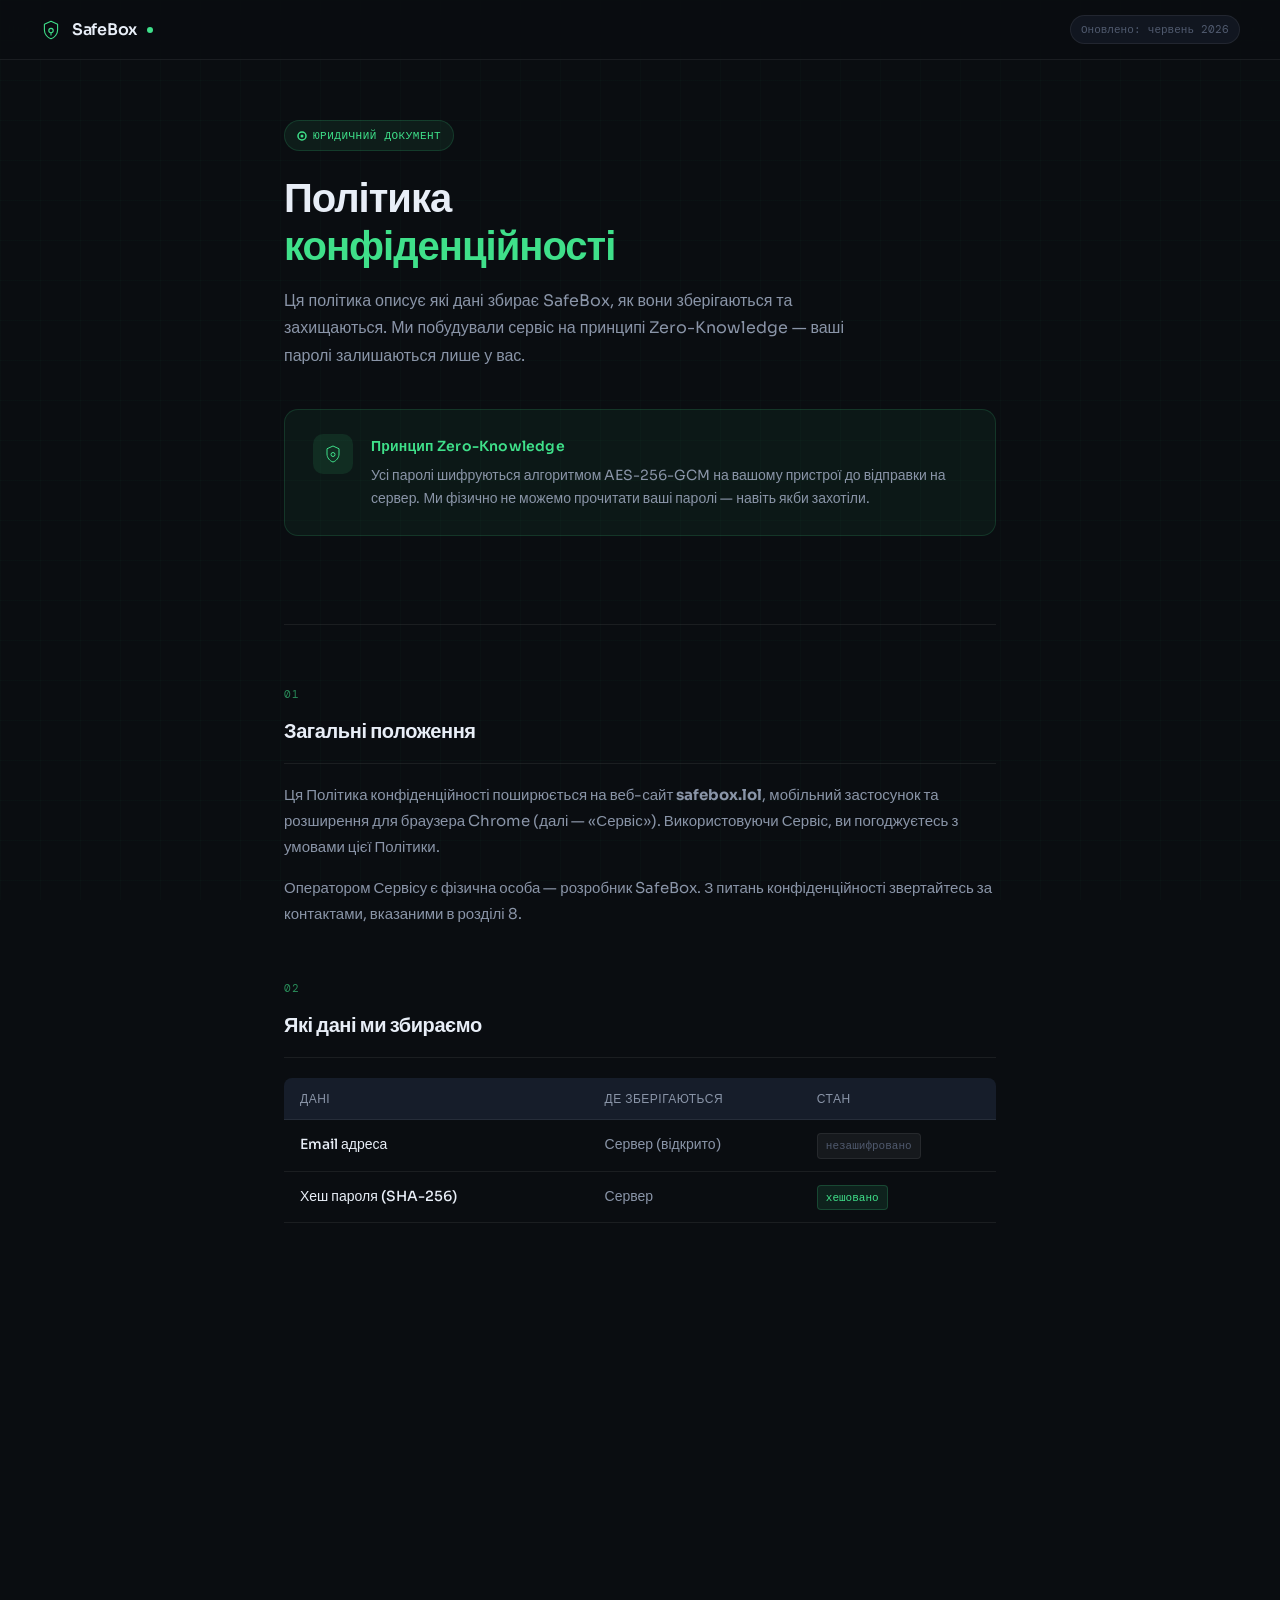
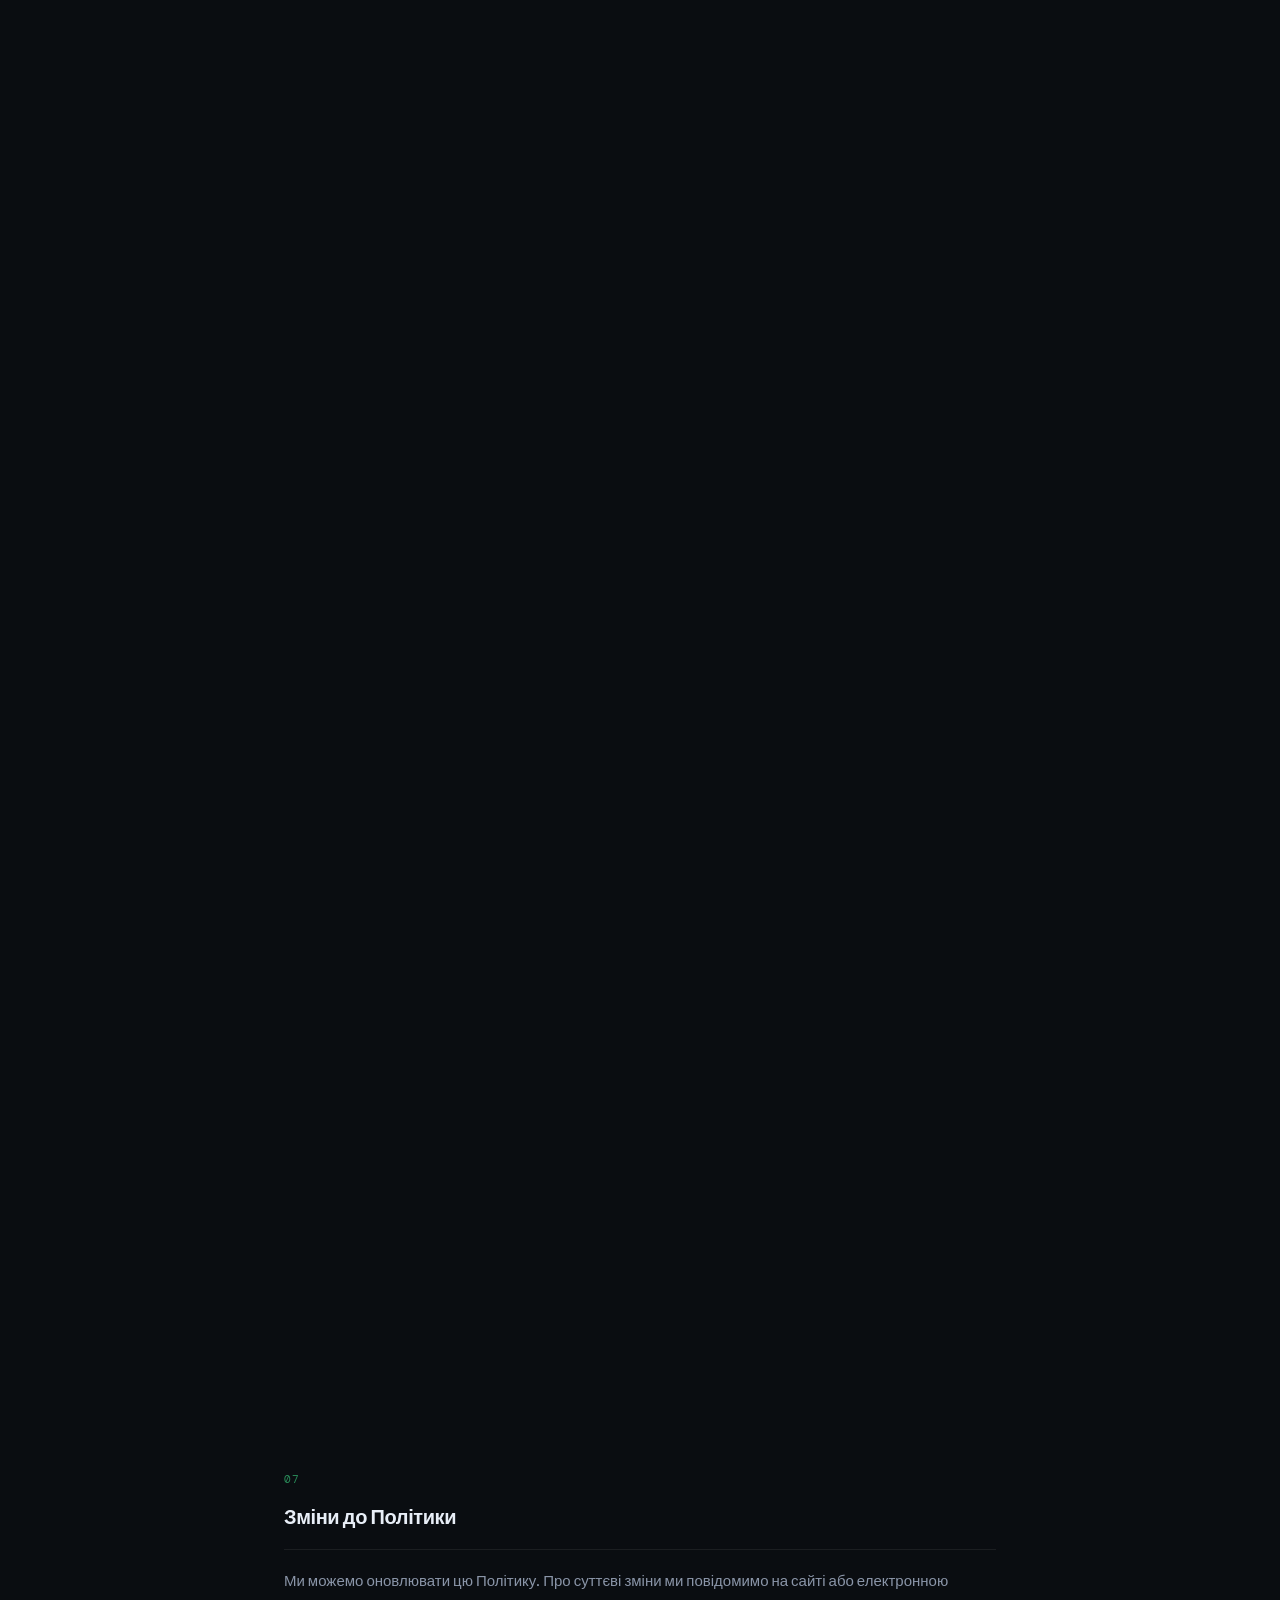
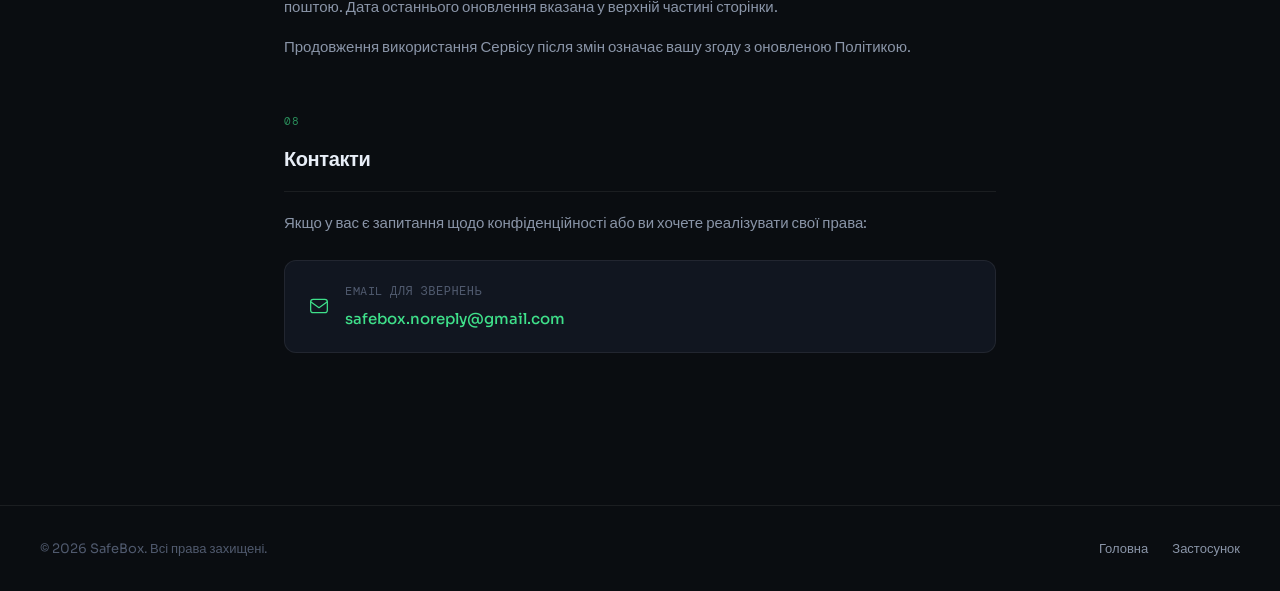
<file: privacy.html>
<!DOCTYPE html>
<html lang="uk">
<head>
<meta charset="UTF-8">
<meta name="viewport" content="width=device-width, initial-scale=1.0">
<title>Політика конфіденційності — SafeBox</title>
<link rel="preconnect" href="https://fonts.googleapis.com">
<link href="https://fonts.googleapis.com/css2?family=Sora:wght@400;500;600&family=DM+Mono:wght@400;500&display=swap" rel="stylesheet">
<style>
  *, *::before, *::after { box-sizing: border-box; margin: 0; padding: 0; }

  :root {
    --bg:       #0a0d11;
    --bg2:      #111620;
    --bg3:      #161d2a;
    --accent:   #3fe08a;
    --accent2:  #2bc974;
    --t1:       #e8eef7;
    --t2:       #8a95a8;
    --t3:       #505a6e;
    --border:   rgba(255,255,255,0.07);
    --border2:  rgba(63,224,138,0.15);
  }

  html { scroll-behavior: smooth; }

  body {
    background: var(--bg);
    color: var(--t1);
    font-family: 'Sora', sans-serif;
    font-size: 15px;
    line-height: 1.75;
    min-height: 100vh;
  }

  /* ── Decorative bg grid ── */
  body::before {
    content: '';
    position: fixed;
    inset: 0;
    background-image:
      linear-gradient(rgba(63,224,138,0.025) 1px, transparent 1px),
      linear-gradient(90deg, rgba(63,224,138,0.025) 1px, transparent 1px);
    background-size: 40px 40px;
    pointer-events: none;
    z-index: 0;
  }

  /* ── Header ── */
  header {
    position: sticky;
    top: 0;
    z-index: 100;
    background: rgba(10,13,17,0.85);
    backdrop-filter: blur(16px);
    border-bottom: 1px solid var(--border);
    padding: 0 40px;
    height: 60px;
    display: flex;
    align-items: center;
    justify-content: space-between;
  }

  .logo {
    display: flex;
    align-items: center;
    gap: 10px;
    text-decoration: none;
    color: var(--t1);
    font-weight: 600;
    font-size: 16px;
    letter-spacing: -0.3px;
  }

  .logo svg { flex-shrink: 0; }

  .logo-dot {
    width: 6px; height: 6px;
    background: var(--accent);
    border-radius: 50%;
    animation: pulse 2.5s ease-in-out infinite;
  }

  @keyframes pulse {
    0%,100% { opacity: 1; transform: scale(1); }
    50% { opacity: 0.5; transform: scale(0.7); }
  }

  .updated-badge {
    font-family: 'DM Mono', monospace;
    font-size: 11px;
    color: var(--t3);
    background: var(--bg2);
    border: 1px solid var(--border);
    padding: 4px 10px;
    border-radius: 20px;
  }

  /* ── Main layout ── */
  main {
    position: relative;
    z-index: 1;
    max-width: 760px;
    margin: 0 auto;
    padding: 60px 24px 100px;
  }

  /* ── Hero ── */
  .hero {
    margin-bottom: 60px;
    padding-bottom: 48px;
    border-bottom: 1px solid var(--border);
  }

  .hero-tag {
    display: inline-flex;
    align-items: center;
    gap: 6px;
    font-family: 'DM Mono', monospace;
    font-size: 11px;
    color: var(--accent);
    background: rgba(63,224,138,0.08);
    border: 1px solid var(--border2);
    padding: 5px 12px;
    border-radius: 20px;
    margin-bottom: 24px;
    letter-spacing: 0.5px;
    text-transform: uppercase;
  }

  .hero h1 {
    font-size: clamp(28px, 5vw, 40px);
    font-weight: 600;
    letter-spacing: -1px;
    line-height: 1.2;
    margin-bottom: 16px;
    color: var(--t1);
  }

  .hero h1 span {
    color: var(--accent);
  }

  .hero-lead {
    font-size: 16px;
    color: var(--t2);
    max-width: 560px;
    line-height: 1.7;
  }

  /* ── ZK highlight box ── */
  .zk-box {
    margin: 40px 0;
    padding: 24px 28px;
    background: rgba(63,224,138,0.05);
    border: 1px solid var(--border2);
    border-radius: 14px;
    display: flex;
    gap: 18px;
    align-items: flex-start;
  }

  .zk-icon {
    flex-shrink: 0;
    width: 40px; height: 40px;
    background: rgba(63,224,138,0.1);
    border-radius: 10px;
    display: flex;
    align-items: center;
    justify-content: center;
  }

  .zk-box h3 {
    font-size: 14px;
    font-weight: 600;
    color: var(--accent);
    margin-bottom: 6px;
    letter-spacing: 0.2px;
  }

  .zk-box p {
    font-size: 14px;
    color: var(--t2);
    line-height: 1.65;
  }

  /* ── Sections ── */
  .section {
    margin-bottom: 52px;
    animation: fadeUp 0.4s ease both;
  }

  @keyframes fadeUp {
    from { opacity: 0; transform: translateY(12px); }
    to   { opacity: 1; transform: translateY(0); }
  }

  .section:nth-child(2) { animation-delay: 0.05s; }
  .section:nth-child(3) { animation-delay: 0.10s; }
  .section:nth-child(4) { animation-delay: 0.15s; }
  .section:nth-child(5) { animation-delay: 0.20s; }
  .section:nth-child(6) { animation-delay: 0.25s; }
  .section:nth-child(7) { animation-delay: 0.30s; }

  .section-num {
    font-family: 'DM Mono', monospace;
    font-size: 11px;
    color: var(--accent);
    opacity: 0.6;
    margin-bottom: 10px;
    letter-spacing: 1px;
  }

  .section h2 {
    font-size: 20px;
    font-weight: 600;
    letter-spacing: -0.4px;
    color: var(--t1);
    margin-bottom: 18px;
    padding-bottom: 14px;
    border-bottom: 1px solid var(--border);
  }

  .section p {
    color: var(--t2);
    margin-bottom: 14px;
    font-size: 15px;
  }

  .section p:last-child { margin-bottom: 0; }

  /* ── Data table ── */
  .data-table {
    width: 100%;
    border-collapse: collapse;
    margin: 20px 0;
    font-size: 14px;
  }

  .data-table th {
    text-align: left;
    padding: 10px 16px;
    background: var(--bg3);
    color: var(--t2);
    font-weight: 500;
    font-size: 12px;
    letter-spacing: 0.5px;
    text-transform: uppercase;
    border-bottom: 1px solid var(--border);
  }

  .data-table th:first-child { border-radius: 8px 0 0 0; }
  .data-table th:last-child  { border-radius: 0 8px 0 0; }

  .data-table td {
    padding: 12px 16px;
    color: var(--t2);
    border-bottom: 1px solid var(--border);
    vertical-align: top;
  }

  .data-table tr:last-child td { border-bottom: none; }

  .data-table td:first-child {
    color: var(--t1);
    font-weight: 500;
    white-space: nowrap;
  }

  .data-table tr { transition: background 0.15s; }
  .data-table tr:hover td { background: rgba(255,255,255,0.02); }

  /* ── Badge ── */
  .badge {
    display: inline-block;
    font-family: 'DM Mono', monospace;
    font-size: 11px;
    padding: 2px 8px;
    border-radius: 4px;
    font-weight: 500;
  }

  .badge-green { background: rgba(63,224,138,0.1); color: var(--accent); border: 1px solid rgba(63,224,138,0.2); }
  .badge-gray  { background: rgba(255,255,255,0.05); color: var(--t3); border: 1px solid var(--border); }

  /* ── List ── */
  .styled-list {
    list-style: none;
    margin: 16px 0;
  }

  .styled-list li {
    color: var(--t2);
    padding: 8px 0 8px 24px;
    position: relative;
    border-bottom: 1px solid var(--border);
    font-size: 15px;
  }

  .styled-list li:last-child { border-bottom: none; }

  .styled-list li::before {
    content: '';
    position: absolute;
    left: 0;
    top: 50%;
    transform: translateY(-50%);
    width: 6px; height: 6px;
    border-radius: 50%;
    background: var(--accent);
    opacity: 0.5;
  }

  /* ── Contact card ── */
  .contact-card {
    margin-top: 24px;
    padding: 20px 24px;
    background: var(--bg2);
    border: 1px solid var(--border);
    border-radius: 12px;
    display: flex;
    align-items: center;
    gap: 16px;
  }

  .contact-card a {
    color: var(--accent);
    text-decoration: none;
    font-weight: 500;
    font-size: 15px;
  }

  .contact-card a:hover { text-decoration: underline; }

  .contact-card .contact-label {
    font-size: 12px;
    color: var(--t3);
    margin-bottom: 4px;
    font-family: 'DM Mono', monospace;
    letter-spacing: 0.5px;
    text-transform: uppercase;
  }

  /* ── Footer ── */
  footer {
    position: relative;
    z-index: 1;
    border-top: 1px solid var(--border);
    padding: 32px 40px;
    display: flex;
    align-items: center;
    justify-content: space-between;
    gap: 16px;
    flex-wrap: wrap;
  }

  footer p {
    font-size: 13px;
    color: var(--t3);
  }

  footer a {
    color: var(--t2);
    text-decoration: none;
    font-size: 13px;
    transition: color 0.15s;
  }

  footer a:hover { color: var(--accent); }

  @media (max-width: 600px) {
    header { padding: 0 20px; }
    main { padding: 40px 16px 80px; }
    footer { padding: 24px 20px; flex-direction: column; align-items: flex-start; }
    .zk-box { flex-direction: column; }
  }
</style>
</head>
<body>

<header>
  <a href="https://safebox.lol" class="logo">
    <svg width="22" height="22" viewBox="0 0 40 40" fill="none">
      <path d="M20 4L32 9.5V20C32 27.5 26.5 34 20 36C13.5 34 8 27.5 8 20V9.5L20 4Z" stroke="#3fe08a" stroke-width="2" stroke-linejoin="round"/>
      <circle cx="20" cy="21" r="4" stroke="#3fe08a" stroke-width="2"/>
      <line x1="20" y1="25" x2="20" y2="29" stroke="#3fe08a" stroke-width="2" stroke-linecap="round"/>
    </svg>
    SafeBox
    <div class="logo-dot"></div>
  </a>
  <span class="updated-badge">Оновлено: червень 2026</span>
</header>

<main>

  <div class="hero">
    <div class="hero-tag">
      <svg width="10" height="10" viewBox="0 0 10 10" fill="none">
        <circle cx="5" cy="5" r="4" stroke="#3fe08a" stroke-width="1.5"/>
        <circle cx="5" cy="5" r="1.5" fill="#3fe08a"/>
      </svg>
      Юридичний документ
    </div>
    <h1>Політика<br><span>конфіденційності</span></h1>
    <p class="hero-lead">
      Ця політика описує які дані збирає SafeBox, як вони зберігаються та захищаються.
      Ми побудували сервіс на принципі Zero-Knowledge — ваші паролі залишаються лише у вас.
    </p>

    <div class="zk-box">
      <div class="zk-icon">
        <svg width="20" height="20" viewBox="0 0 40 40" fill="none">
          <path d="M20 4L32 9.5V20C32 27.5 26.5 34 20 36C13.5 34 8 27.5 8 20V9.5L20 4Z" stroke="#3fe08a" stroke-width="2" stroke-linejoin="round"/>
          <circle cx="20" cy="21" r="4" stroke="#3fe08a" stroke-width="2"/>
        </svg>
      </div>
      <div>
        <h3>Принцип Zero-Knowledge</h3>
        <p>Усі паролі шифруються алгоритмом AES-256-GCM на вашому пристрої до відправки на сервер. Ми фізично не можемо прочитати ваші паролі — навіть якби захотіли.</p>
      </div>
    </div>
  </div>

  <!-- 1 -->
  <div class="section">
    <div class="section-num">01</div>
    <h2>Загальні положення</h2>
    <p>Ця Політика конфіденційності поширюється на веб-сайт <strong>safebox.lol</strong>, мобільний застосунок та розширення для браузера Chrome (далі — «Сервіс»). Використовуючи Сервіс, ви погоджуєтесь з умовами цієї Політики.</p>
    <p>Оператором Сервісу є фізична особа — розробник SafeBox. З питань конфіденційності звертайтесь за контактами, вказаними в розділі 8.</p>
  </div>

  <!-- 2 -->
  <div class="section">
    <div class="section-num">02</div>
    <h2>Які дані ми збираємо</h2>

    <table class="data-table">
      <thead>
        <tr>
          <th>Дані</th>
          <th>Де зберігаються</th>
          <th>Стан</th>
        </tr>
      </thead>
      <tbody>
        <tr>
          <td>Email адреса</td>
          <td>Сервер (відкрито)</td>
          <td><span class="badge badge-gray">незашифровано</span></td>
        </tr>
        <tr>
          <td>Хеш пароля (SHA-256)</td>
          <td>Сервер</td>
          <td><span class="badge badge-green">хешовано</span></td>
        </tr>
        <tr>
          <td>Зашифровані паролі</td>
          <td>Сервер</td>
          <td><span class="badge badge-green">AES-256-GCM</span></td>
        </tr>
        <tr>
          <td>Ключ шифрування (vault_key)</td>
          <td>Тільки ваш пристрій</td>
          <td><span class="badge badge-green">не передається</span></td>
        </tr>
        <tr>
          <td>Google OAuth токен</td>
          <td>Сервер (тимчасово)</td>
          <td><span class="badge badge-green">не зберігається</span></td>
        </tr>
        <tr>
          <td>IP адреса та лог дій</td>
          <td>Сервер (audit log)</td>
          <td><span class="badge badge-gray">для безпеки</span></td>
        </tr>
      </tbody>
    </table>

    <p>Ми <strong>не збираємо</strong>: реальний майстер-пароль, розшифровані паролі, платіжну інформацію, геолокацію, дані про використання сайтів у браузері.</p>
  </div>

  <!-- 3 -->
  <div class="section">
    <div class="section-num">03</div>
    <h2>Розширення для Chrome</h2>
    <p>Розширення SafeBox запитує такі дозволи браузера:</p>
    <ul class="styled-list">
      <li><strong>storage</strong> — збереження токенів авторизації та ключа шифрування локально на вашому пристрої</li>
      <li><strong>activeTab</strong> — визначення полів входу на поточній вкладці для автозаповнення</li>
      <li><strong>scripting</strong> — введення логіна та пароля у форму після вашого підтвердження</li>
    </ul>
    <p>Розширення не читає та не передає вміст веб-сторінок, не відстежує відвідані сайти і не має доступу до ваших даних на інших вкладках.</p>
    <p>Ключ шифрування зберігається в <code>chrome.storage.local</code> — локально у вашому профілі Chrome і не передається на наші сервери.</p>
  </div>

  <!-- 4 -->
  <div class="section">
    <div class="section-num">04</div>
    <h2>Як ми використовуємо дані</h2>
    <ul class="styled-list">
      <li>Ідентифікація вашого акаунту при вході</li>
      <li>Зберігання та синхронізація зашифрованих записів між вашими пристроями</li>
      <li>Надсилання листів підтвердження email та відновлення доступу</li>
      <li>Виявлення підозрілої активності та захист акаунту (audit log)</li>
    </ul>
    <p>Ми <strong>не продаємо</strong> ваші дані третім особам. Ми <strong>не використовуємо</strong> ваші дані для реклами або маркетингу.</p>
  </div>

  <!-- 5 -->
  <div class="section">
    <div class="section-num">05</div>
    <h2>Зберігання та захист даних</h2>
    <p>Сервер розташований на платформі Render (США). База даних PostgreSQL захищена SSL/TLS з'єднанням, регулярним резервним копіюванням і обмеженим доступом.</p>
    <p>Передача даних між вашим пристроєм і сервером захищена протоколом HTTPS (TLS 1.3).</p>
    <p>Зашифровані паролі зберігаються стільки, скільки існує ваш акаунт. Після видалення акаунту всі дані видаляються протягом 30 днів.</p>
  </div>

  <!-- 6 -->
  <div class="section">
    <div class="section-num">06</div>
    <h2>Ваші права</h2>
    <ul class="styled-list">
      <li>Отримати копію всіх ваших даних</li>
      <li>Виправити або оновити особисту інформацію</li>
      <li>Видалити акаунт та всі пов'язані дані</li>
      <li>Відкликати згоду на обробку даних</li>
    </ul>
    <p>Для реалізації будь-якого з цих прав зверніться до нас через контакти в розділі 8.</p>
  </div>

  <!-- 7 -->
  <div class="section">
    <div class="section-num">07</div>
    <h2>Зміни до Політики</h2>
    <p>Ми можемо оновлювати цю Політику. Про суттєві зміни ми повідомимо на сайті або електронною поштою. Дата останнього оновлення вказана у верхній частині сторінки.</p>
    <p>Продовження використання Сервісу після змін означає вашу згоду з оновленою Політикою.</p>
  </div>

  <!-- 8 -->
  <div class="section">
    <div class="section-num">08</div>
    <h2>Контакти</h2>
    <p>Якщо у вас є запитання щодо конфіденційності або ви хочете реалізувати свої права:</p>
    <div class="contact-card">
      <svg width="20" height="20" viewBox="0 0 24 24" fill="none" stroke="#3fe08a" stroke-width="1.5" stroke-linecap="round" stroke-linejoin="round">
        <rect x="2" y="4" width="20" height="16" rx="3"/>
        <path d="M2 7l10 7 10-7"/>
      </svg>
      <div>
        <div class="contact-label">Email для звернень</div>
        <a href="mailto:safebox.noreply@gmail.com">safebox.noreply@gmail.com</a>
      </div>
    </div>
  </div>

</main>

<footer>
  <p>© 2026 SafeBox. Всі права захищені.</p>
  <div style="display:flex;gap:24px;">
    <a href="https://safebox.lol">Головна</a>
    <a href="https://safebox.lol/app.html">Застосунок</a>
  </div>
</footer>

</body>
</html>
</file>
<file: style.css>
/* ══════════════════════════════════════
   SAFEBOX — ГЛОБАЛЬНІ СТИЛІ
══════════════════════════════════════ */

*, *::before, *::after {
  box-sizing: border-box;
  margin: 0;
  padding: 0;
}

:root {
  --bg:         #080c0e;
  --card:       rgba(255, 255, 255, 0.04);
  --card-border:rgba(255, 255, 255, 0.08);
  --text:       #f0f4f8;
  --muted:      rgba(240, 244, 248, 0.5);
  --btn-border: rgba(255, 255, 255, 0.28);
  --green:      #4ade80;
}

html {
  scroll-behavior: smooth;
}

body {
  font-family: 'DM Sans', sans-serif;
  background: var(--bg);
  color: var(--text);
  min-height: 100vh;
  overflow-x: hidden;
}

/* ══════════════════════════════════════
   ФОН — АТМОСФЕРА
══════════════════════════════════════ */

.bg-atmo {
  position: fixed;
  inset: 0;
  z-index: 0;
  pointer-events: none;
  background:
    radial-gradient(ellipse 60% 50% at 28% 18%, rgba(25, 55, 42, 0.65) 0%, transparent 68%),
    radial-gradient(ellipse 45% 40% at 78% 72%, rgba(10, 38, 30, 0.45) 0%, transparent 65%),
    #080c0e;
}

.bg-atmo::after {
  content: '';
  position: absolute;
  inset: 0;
  background-image: url("data:image/svg+xml,%3Csvg viewBox='0 0 200 200' xmlns='http://www.w3.org/2000/svg'%3E%3Cfilter id='n'%3E%3CfeTurbulence type='fractalNoise' baseFrequency='0.75' numOctaves='4' stitchTiles='stitch'/%3E%3C/filter%3E%3Crect width='100%25' height='100%25' filter='url(%23n)' opacity='0.035'/%3E%3C/svg%3E");
  background-size: 200px;
  opacity: 0.6;
}

/* ══════════════════════════════════════
   НАВІГАЦІЯ
══════════════════════════════════════ */

nav {
  position: fixed;
  top: 0; left: 0; right: 0;
  z-index: 100;
  display: flex;
  align-items: center;
  justify-content: space-between;
  padding: 0 52px;
  height: 64px;
  background: rgba(8, 12, 14, 0.72);
  backdrop-filter: blur(20px);
  border-bottom: 1px solid rgba(255, 255, 255, 0.06);
}

.nav-logo {
  display: flex;
  align-items: center;
  cursor: pointer;
  text-decoration: none;
}

.logo-text {
  font-family: 'Sora', sans-serif;
  font-size: 1.1rem;
  font-weight: 700;
  letter-spacing: -0.01em;
  background: linear-gradient(90deg, #f0f4f8 30%, rgba(74, 222, 128, 0.85) 100%);
  -webkit-background-clip: text;
  -webkit-text-fill-color: transparent;
  background-clip: text;
}

.nav-links {
  display: flex;
  gap: 36px;
  list-style: none;
}

.nav-links a {
  color: var(--muted);
  text-decoration: none;
  font-size: 0.875rem;
  cursor: pointer;
  transition: color 0.2s;
}

.nav-links a:hover,
.nav-links a.active {
  color: var(--text);
}

.nav-right {
  display: flex;
  gap: 10px;
  align-items: center;
}

/* ══════════════════════════════════════
   КНОПКИ
══════════════════════════════════════ */

.btn-ghost {
  background: none;
  border: 1px solid var(--btn-border);
  color: var(--text);
  padding: 8px 20px;
  border-radius: 50px;
  font-size: 0.85rem;
  cursor: pointer;
  font-family: 'DM Sans', sans-serif;
  transition: background 0.2s;
}

.btn-ghost:hover {
  background: rgba(255, 255, 255, 0.07);
}

.btn-solid {
  background: var(--text);
  color: #080c0e;
  border: none;
  padding: 8px 20px;
  border-radius: 50px;
  font-size: 0.85rem;
  font-weight: 600;
  cursor: pointer;
  font-family: 'DM Sans', sans-serif;
  transition: opacity 0.2s;
}

.btn-solid:hover {
  opacity: 0.88;
}

.btn-primary {
  width: 100%;
  padding: 13px;
  background: var(--text);
  color: #080c0e;
  border: none;
  border-radius: 10px;
  font-family: 'Sora', sans-serif;
  font-size: 0.9rem;
  font-weight: 600;
  cursor: pointer;
  transition: opacity 0.2s;
}

.btn-primary:hover {
  opacity: 0.88;
}

/* ══════════════════════════════════════
   СИСТЕМА СТОРІНОК
══════════════════════════════════════ */

.page {
  display: none;
  position: relative;
  z-index: 1;
  padding-top: 64px;
}

.page.active {
  display: block;
}

.page.auth-page {
  display: none;
  min-height: 100vh;
  align-items: center;
  justify-content: center;
  padding: 80px 24px;
}

.page.auth-page.active {
  display: flex;
}

/* ══════════════════════════════════════
   СПІЛЬНІ КОМПОНЕНТИ
══════════════════════════════════════ */

.section {
  padding: 96px 48px;
  max-width: 1080px;
  margin: 0 auto;
}

.section-sm {
  padding: 64px 48px;
  max-width: 1080px;
  margin: 0 auto;
}

h1.hero-title {
  font-family: 'Sora', sans-serif;
  font-size: clamp(2.4rem, 5vw, 3.8rem);
  font-weight: 700;
  line-height: 1.1;
  letter-spacing: -0.03em;
  text-align: center;
}

h2.section-title {
  font-family: 'Sora', sans-serif;
  font-size: clamp(1.6rem, 3vw, 2.4rem);
  font-weight: 700;
  letter-spacing: -0.02em;
  text-align: center;
}

.sub {
  color: var(--muted);
  text-align: center;
  font-size: 0.95rem;
  line-height: 1.7;
  margin-top: 14px;
  max-width: 560px;
  margin-left: auto;
  margin-right: auto;
}

/* Картка */
.card {
  background: var(--card);
  border: 1px solid var(--card-border);
  border-radius: 16px;
  padding: 28px;
  transition: border-color 0.25s;
}

.card:hover {
  border-color: rgba(255, 255, 255, 0.14);
}

.card-title {
  font-family: 'Sora', sans-serif;
  font-size: 0.95rem;
  font-weight: 600;
  margin-bottom: 10px;
}

.card-text {
  color: var(--muted);
  font-size: 0.875rem;
  line-height: 1.65;
}

/* Сітки */
.grid-2 { display: grid; grid-template-columns: 1fr 1fr; gap: 16px; }
.grid-3 { display: grid; grid-template-columns: repeat(3, 1fr); gap: 16px; }

/* Бейдж */
.badge {
  display: inline-flex;
  align-items: center;
  gap: 7px;
  background: rgba(255, 255, 255, 0.05);
  border: 1px solid rgba(255, 255, 255, 0.1);
  border-radius: 50px;
  padding: 5px 14px;
  font-size: 0.78rem;
  color: var(--muted);
}

.badge .dot {
  width: 6px;
  height: 6px;
  border-radius: 50%;
  background: var(--green);
}

/* Іконка-блок */
.icon-box {
  width: 48px;
  height: 48px;
  border-radius: 12px;
  background: rgba(255, 255, 255, 0.06);
  border: 1px solid rgba(255, 255, 255, 0.1);
  display: flex;
  align-items: center;
  justify-content: center;
  margin-bottom: 18px;
}

.icon-box svg {
  width: 22px;
  height: 22px;
  stroke: var(--text);
  fill: none;
  stroke-width: 1.6;
}

/* Підвал */
footer {
  position: relative;
  z-index: 1;
  border-top: 1px solid rgba(255, 255, 255, 0.06);
  padding: 32px 48px;
  display: flex;
  align-items: center;
  justify-content: space-between;
}

footer span {
  color: var(--muted);
  font-size: 0.8rem;
}

/* ══════════════════════════════════════
   КАСТОМНИЙ ЧЕКБОКС
══════════════════════════════════════ */

.cb-wrap {
  display: flex;
  align-items: flex-start;
  gap: 12px;
  margin-bottom: 18px;
  cursor: pointer;
  user-select: none;
}

.cb-wrap input[type=checkbox] {
  display: none;
}

.cb-box {
  width: 20px;
  height: 20px;
  border-radius: 6px;
  flex-shrink: 0;
  margin-top: 1px;
  border: 1.5px solid rgba(255, 255, 255, 0.2);
  background: rgba(255, 255, 255, 0.04);
  display: flex;
  align-items: center;
  justify-content: center;
  transition: background 0.18s, border-color 0.18s, box-shadow 0.18s;
  position: relative;
}

.cb-box svg {
  width: 11px;
  height: 11px;
  stroke: #080c0e;
  fill: none;
  stroke-width: 2.5;
  stroke-linecap: round;
  stroke-linejoin: round;
  opacity: 0;
  transition: opacity 0.15s;
}

.cb-wrap input:checked + .cb-box {
  background: var(--green);
  border-color: var(--green);
  box-shadow: 0 0 10px rgba(74, 222, 128, 0.3);
}

.cb-wrap input:checked + .cb-box svg {
  opacity: 1;
}

.cb-wrap:hover .cb-box {
  border-color: rgba(74, 222, 128, 0.5);
}

.cb-label {
  font-size: 0.83rem;
  color: var(--muted);
  line-height: 1.55;
  padding-top: 1px;
}

.cb-label a {
  color: var(--text);
}

/* ══════════════════════════════════════
   ФОРМИ АВТОРИЗАЦІЇ
══════════════════════════════════════ */

.auth-wrap {
  width: 100%;
  max-width: 420px;
}

.auth-header {
  text-align: center;
  margin-bottom: 32px;
}

.auth-logo-wrap {
  display: inline-flex;
  align-items: center;
  text-decoration: none;
  margin-bottom: 28px;
  cursor: pointer;
}

.auth-logo-text {
  font-family: 'Sora', sans-serif;
  font-size: 1.2rem;
  font-weight: 700;
  letter-spacing: -0.01em;
  background: linear-gradient(90deg, #f0f4f8 30%, rgba(74, 222, 128, 0.85) 100%);
  -webkit-background-clip: text;
  -webkit-text-fill-color: transparent;
  background-clip: text;
}

.auth-header h1 {
  font-family: 'Sora', sans-serif;
  font-size: 1.75rem;
  font-weight: 700;
  letter-spacing: -0.025em;
  margin-bottom: 8px;
}

.auth-header p {
  color: var(--muted);
  font-size: 0.875rem;
}

.auth-card {
  background: rgba(255, 255, 255, 0.03);
  border: 1px solid rgba(255, 255, 255, 0.08);
  border-radius: 20px;
  padding: 36px 32px;
}

.form-group {
  display: flex;
  flex-direction: column;
  gap: 6px;
  margin-bottom: 16px;
}

.form-group label {
  font-size: 0.82rem;
  color: var(--muted);
  font-weight: 500;
}

.form-label-row {
  display: flex;
  justify-content: space-between;
  align-items: center;
}

.form-input {
  background: rgba(255, 255, 255, 0.05);
  border: 1px solid rgba(255, 255, 255, 0.1);
  border-radius: 10px;
  padding: 12px 16px;
  color: var(--text);
  font-size: 0.9rem;
  font-family: 'DM Sans', sans-serif;
  outline: none;
  transition: border-color 0.2s;
  width: 100%;
}

.form-input:focus {
  border-color: rgba(74, 222, 128, 0.4);
}

.form-input::placeholder {
  color: rgba(240, 244, 248, 0.22);
}

/* Індикатор надійності пароля */
.strength-bar {
  height: 4px;
  border-radius: 4px;
  background: rgba(255, 255, 255, 0.06);
  margin-top: 8px;
  overflow: hidden;
}

.strength-fill {
  height: 100%;
  border-radius: 4px;
  transition: width 0.3s, background 0.3s;
}

.strength-label {
  font-size: 0.75rem;
  color: var(--muted);
  margin-top: 5px;
}

/* Блок попередження про головний пароль */
.master-info {
  background: rgba(74, 222, 128, 0.05);
  border: 1px solid rgba(74, 222, 128, 0.15);
  border-radius: 10px;
  padding: 14px 16px;
  margin-bottom: 18px;
}

.master-info p {
  font-size: 0.8rem;
  color: rgba(240, 244, 248, 0.6);
  line-height: 1.55;
}

.master-info strong {
  color: rgba(74, 222, 128, 0.9);
}

/* Розділювач */
.divider-line {
  display: flex;
  align-items: center;
  gap: 12px;
  margin: 20px 0;
}

.divider-line::before,
.divider-line::after {
  content: '';
  flex: 1;
  height: 1px;
  background: rgba(255, 255, 255, 0.08);
}

.divider-line span {
  font-size: 0.77rem;
  color: var(--muted);
}

.forgot-link {
  font-size: 0.78rem;
  color: var(--muted);
  text-decoration: none;
}

.forgot-link:hover {
  color: var(--text);
}

.auth-footer {
  text-align: center;
  margin-top: 22px;
  font-size: 0.84rem;
  color: var(--muted);
}

.auth-footer a {
  color: var(--text);
  text-decoration: none;
  font-weight: 500;
  cursor: pointer;
}

/* ══════════════════════════════════════
   СТОРІНКА БЕЗПЕКА — ZK ДІАГРАМА
══════════════════════════════════════ */

.zk-diagram {
  background: rgba(255, 255, 255, 0.03);
  border: 1px solid var(--card-border);
  border-radius: 20px;
  padding: 48px 40px;
  display: flex;
  align-items: center;
  justify-content: center;
  margin-top: 48px;
  position: relative;
  overflow: hidden;
}

.zk-diagram::before {
  content: '';
  position: absolute;
  inset: 0;
  background: radial-gradient(ellipse 70% 60% at 50% 50%, rgba(30, 80, 60, 0.12) 0%, transparent 70%);
}

.zk-node {
  display: flex;
  flex-direction: column;
  align-items: center;
  gap: 12px;
  z-index: 1;
}

.zk-icon {
  width: 64px;
  height: 64px;
  border-radius: 16px;
  background: rgba(255, 255, 255, 0.06);
  border: 1px solid rgba(255, 255, 255, 0.1);
  display: flex;
  align-items: center;
  justify-content: center;
}

.zk-icon svg {
  width: 28px;
  height: 28px;
  stroke: var(--text);
  fill: none;
  stroke-width: 1.4;
}

.zk-label {
  font-family: 'Sora', sans-serif;
  font-size: 0.85rem;
  font-weight: 600;
}

.zk-desc {
  color: var(--muted);
  font-size: 0.75rem;
  text-align: center;
  max-width: 130px;
  line-height: 1.5;
}

.zk-line {
  flex: 1;
  display: flex;
  align-items: center;
  justify-content: center;
  gap: 8px;
  padding: 0 20px;
  z-index: 1;
}

.zk-dot {
  width: 6px;
  height: 6px;
  border-radius: 50%;
  background: rgba(255, 255, 255, 0.25);
}

.zk-lock {
  width: 32px;
  height: 32px;
  border-radius: 8px;
  background: rgba(74, 222, 128, 0.1);
  border: 1px solid rgba(74, 222, 128, 0.25);
  display: flex;
  align-items: center;
  justify-content: center;
}

.zk-lock svg {
  width: 14px;
  height: 14px;
  stroke: var(--green);
  fill: none;
  stroke-width: 2;
}

/* Технологічні пілюлі */
.tech-stack {
  margin-top: 24px;
  display: flex;
  flex-wrap: wrap;
  gap: 10px;
  justify-content: center;
}

.tech-pill {
  background: rgba(255, 255, 255, 0.04);
  border: 1px solid rgba(255, 255, 255, 0.1);
  border-radius: 50px;
  padding: 6px 16px;
  font-size: 0.8rem;
  color: var(--muted);
  display: flex;
  align-items: center;
  gap: 6px;
}

.tech-pill .tp-dot {
  width: 5px;
  height: 5px;
  border-radius: 50%;
  background: var(--green);
}

/* ══════════════════════════════════════
   СТОРІНКА ПРО НАС
══════════════════════════════════════ */

.about-grid {
  display: grid;
  grid-template-columns: 1fr 1fr;
  gap: 48px;
  align-items: center;
  margin-top: 56px;
}

.about-text h3 {
  font-family: 'Sora', sans-serif;
  font-size: 1.55rem;
  font-weight: 700;
  letter-spacing: -0.02em;
  line-height: 1.2;
  margin-bottom: 18px;
}

.about-text p {
  color: var(--muted);
  font-size: 0.9rem;
  line-height: 1.75;
  margin-bottom: 14px;
}

.about-visual {
  background: rgba(255, 255, 255, 0.03);
  border: 1px solid var(--card-border);
  border-radius: 20px;
  padding: 40px;
  display: flex;
  flex-direction: column;
  gap: 16px;
}

.stat-row {
  display: flex;
  flex-direction: column;
  gap: 4px;
}

.stat-num {
  font-family: 'Sora', sans-serif;
  font-size: 2.2rem;
  font-weight: 700;
  letter-spacing: -0.03em;
}

.stat-lbl {
  color: var(--muted);
  font-size: 0.82rem;
}

.stat-divider {
  height: 1px;
  background: rgba(255, 255, 255, 0.07);
}

/* ══════════════════════════════════════
   АНІМАЦІЇ
══════════════════════════════════════ */

@keyframes fadeUp {
  from { opacity: 0; transform: translateY(20px); }
  to   { opacity: 1; transform: translateY(0); }
}

.fade-up          { animation: fadeUp 0.5s ease both; }
.d1               { animation-delay: 0.1s; }
.d2               { animation-delay: 0.2s; }
.d3               { animation-delay: 0.3s; }

/* ══════════════════════════════════════
   АДАПТИВНІСТЬ
══════════════════════════════════════ */

@media (max-width: 720px) {
  nav { padding: 0 20px; }
  .nav-links { display: none; }
  .section, .section-sm { padding: 56px 20px; }
  .grid-2, .about-grid, .grid-3 { grid-template-columns: 1fr; }
  .auth-card { padding: 28px 20px; }
  .zk-diagram { flex-direction: column; gap: 24px; }
}
</file>
